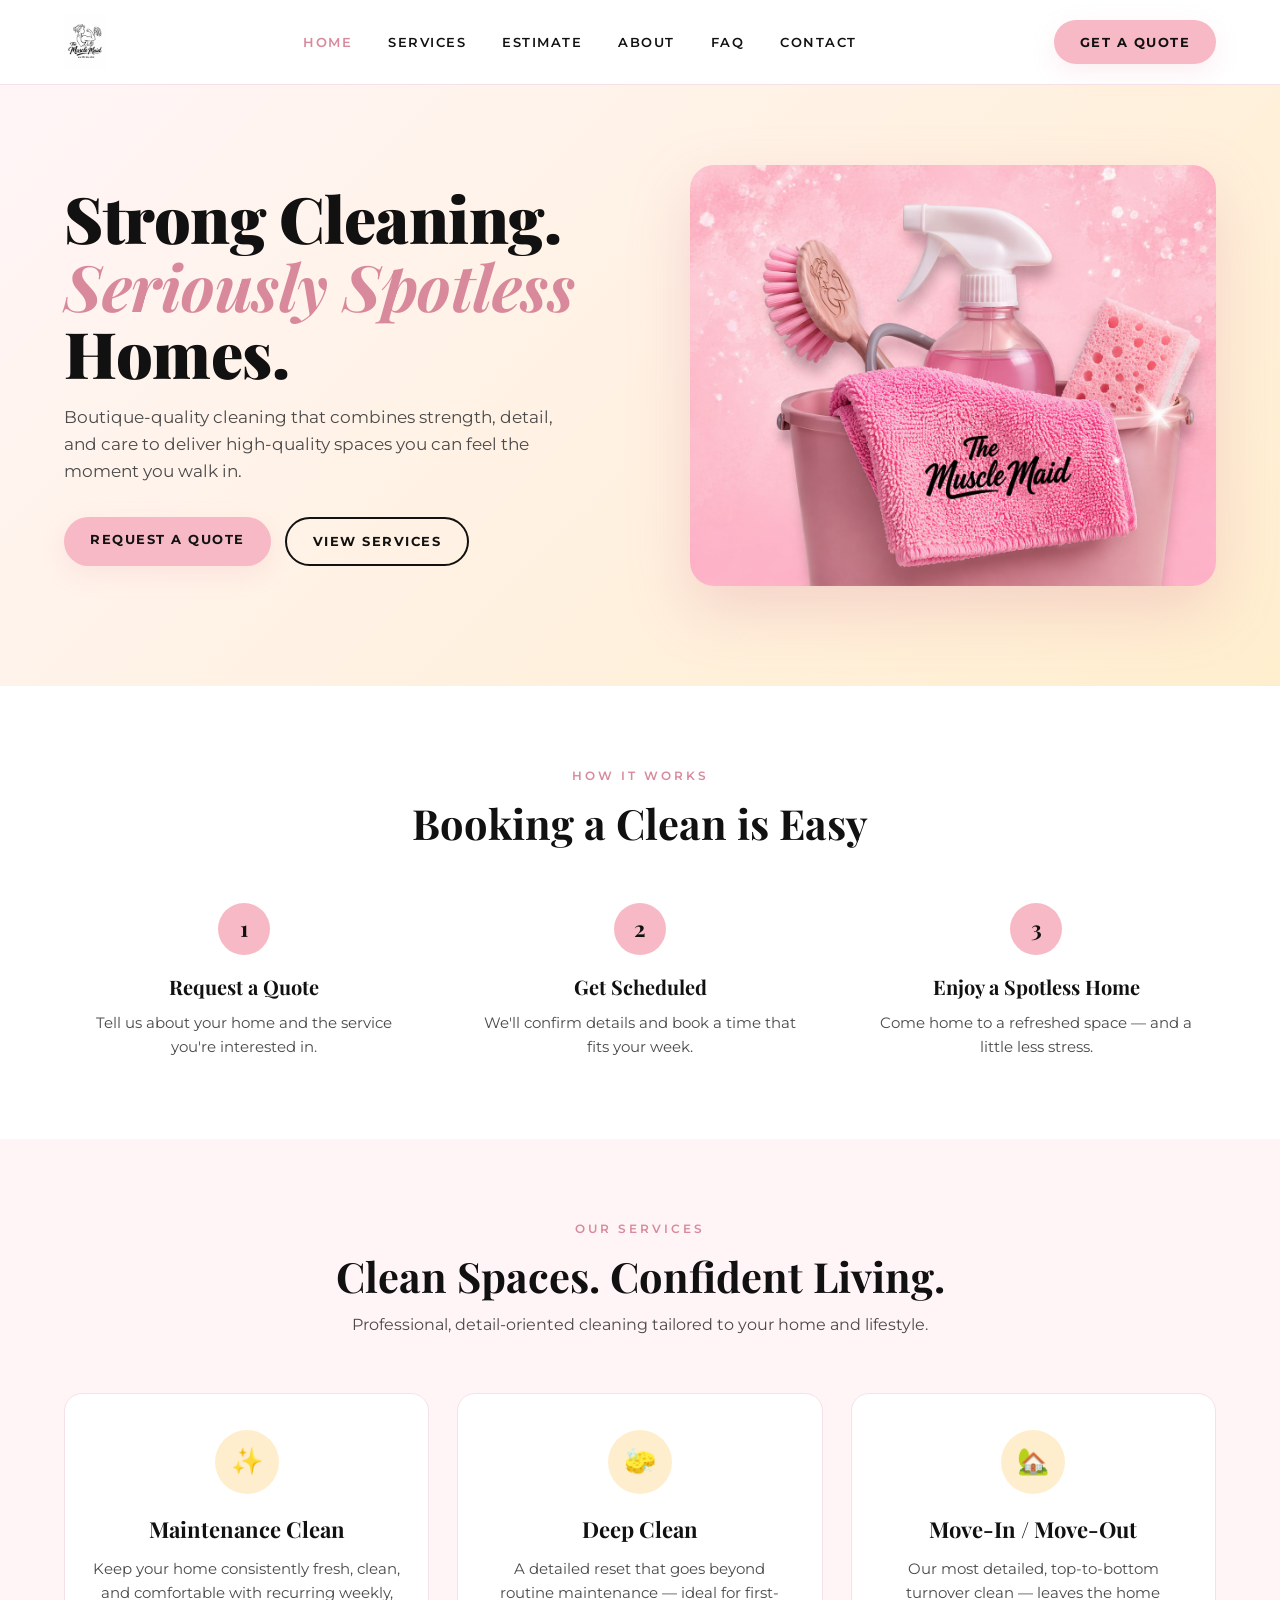
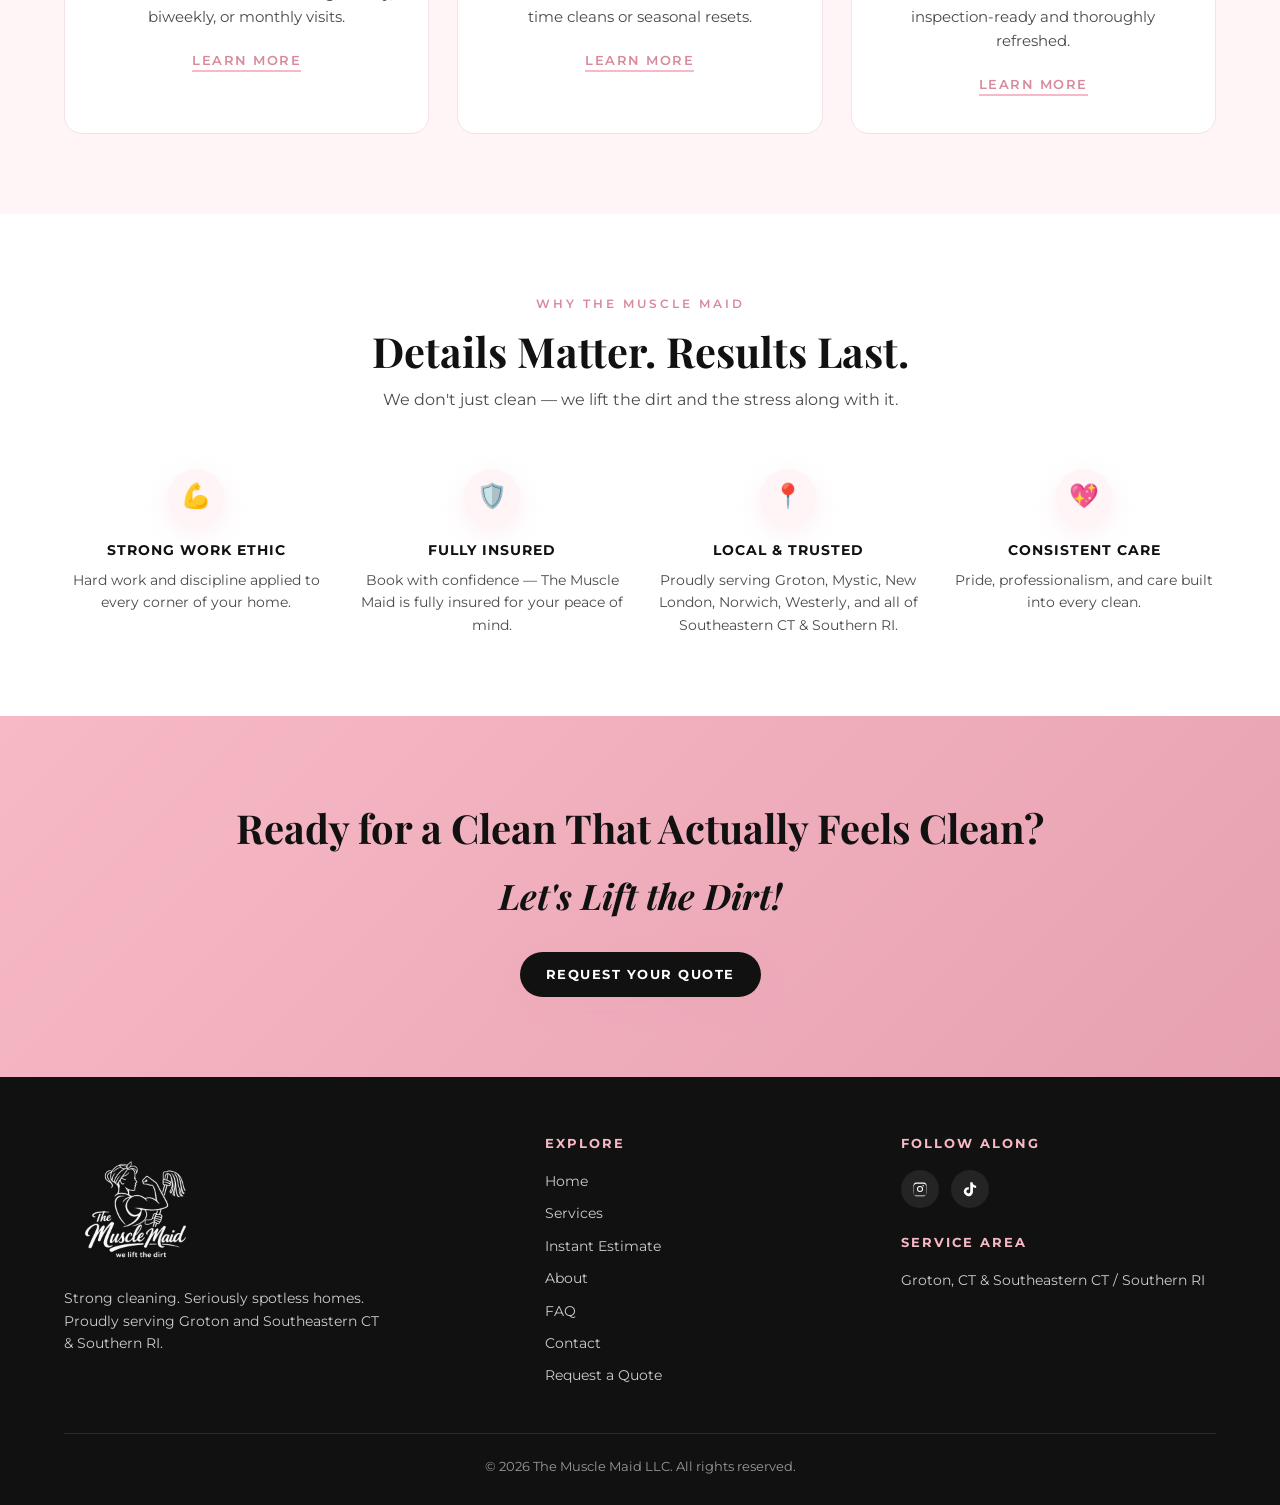
<file: index.html>
<!DOCTYPE html>
<html lang="en">
<head>
  <meta charset="UTF-8" />
  <meta name="viewport" content="width=device-width, initial-scale=1.0" />
  <title>House Cleaning in Groton, CT &amp; Southern RI | The Muscle Maid</title>
  <meta name="description" content="Professional, detail-oriented cleaning in Groton and Southeastern Connecticut & Southern Rhode Island. Deep, maintenance, move-in/out, and short term rental, Airbnb &amp; VRBO cleaning." />
  <link rel="canonical" href="https://themusclemaid.com/" />
  <!-- Link previews (Facebook, iMessage, texts, etc.) -->
  <meta property="og:type" content="website" />
  <meta property="og:site_name" content="The Muscle Maid" />
  <meta property="og:title" content="House Cleaning in Groton, CT &amp; Southern RI | The Muscle Maid" />
  <meta property="og:description" content="Professional, detail-oriented cleaning in Groton and Southeastern Connecticut & Southern Rhode Island. Deep, maintenance, move-in/out, and short term rental, Airbnb &amp; VRBO cleaning." />
  <meta property="og:url" content="https://themusclemaid.com/" />
  <meta property="og:image" content="https://themusclemaid.com/assets/og-image.jpg" />
  <meta property="og:image:width" content="1200" />
  <meta property="og:image:height" content="630" />
  <meta property="og:image:alt" content="Pink cleaning bucket with a The Muscle Maid towel, brush, spray bottle, and sponge" />
  <meta property="og:locale" content="en_US" />
  <meta name="twitter:card" content="summary_large_image" />
  <meta name="twitter:title" content="House Cleaning in Groton, CT &amp; Southern RI | The Muscle Maid" />
  <meta name="twitter:description" content="Professional, detail-oriented cleaning in Groton and Southeastern Connecticut & Southern Rhode Island. Deep, maintenance, move-in/out, and short term rental, Airbnb &amp; VRBO cleaning." />
  <meta name="twitter:image" content="https://themusclemaid.com/assets/og-image.jpg" />
  <!-- Business details for Google (local search) -->
  <script type="application/ld+json">
  {
    "@context": "https://schema.org",
    "@type": "LocalBusiness",
    "@id": "https://themusclemaid.com/#business",
    "name": "The Muscle Maid",
    "legalName": "The Muscle Maid LLC",
    "description": "Professional, detail-oriented residential cleaning in Groton and Southeastern Connecticut & Southern Rhode Island. Deep, maintenance, move-in/move-out, and short term rental (Airbnb & VRBO) cleaning.",
    "slogan": "We Lift the Dirt",
    "url": "https://themusclemaid.com/",
    "telephone": "+1-860-287-8700",
    "email": "themusclemaidllc@gmail.com",
    "logo": "https://themusclemaid.com/assets/logo-header.png",
    "image": "https://themusclemaid.com/assets/og-image.jpg",
    "priceRange": "$$",
    "openingHoursSpecification": [
      {
        "@type": "OpeningHoursSpecification",
        "dayOfWeek": [
          "Tuesday",
          "Wednesday",
          "Thursday",
          "Friday",
          "Saturday"
        ],
        "opens": "08:00",
        "closes": "16:00"
      }
    ],
    "address": {
      "@type": "PostalAddress",
      "addressLocality": "Groton",
      "addressRegion": "CT",
      "addressCountry": "US",
      "postalCode": "06340"
    },
    "areaServed": [
      {
        "@type": "AdministrativeArea",
        "name": "Southeastern Connecticut"
      },
      {
        "@type": "AdministrativeArea",
        "name": "Southern Rhode Island"
      },
      {
        "@type": "Place",
        "name": "Groton, CT"
      },
      {
        "@type": "Place",
        "name": "City of Groton, CT"
      },
      {
        "@type": "Place",
        "name": "Groton Long Point, CT"
      },
      {
        "@type": "Place",
        "name": "Noank, CT"
      },
      {
        "@type": "Place",
        "name": "Mystic, CT"
      },
      {
        "@type": "Place",
        "name": "West Mystic, CT"
      },
      {
        "@type": "Place",
        "name": "Old Mystic, CT"
      },
      {
        "@type": "Place",
        "name": "Poquonnock Bridge, CT"
      },
      {
        "@type": "Place",
        "name": "Long Hill, CT"
      },
      {
        "@type": "Place",
        "name": "Center Groton, CT"
      },
      {
        "@type": "Place",
        "name": "Burnett's Corner, CT"
      },
      {
        "@type": "Place",
        "name": "Ledyard, CT"
      },
      {
        "@type": "Place",
        "name": "Gales Ferry, CT"
      },
      {
        "@type": "Place",
        "name": "Mashantucket, CT"
      },
      {
        "@type": "Place",
        "name": "New London, CT"
      },
      {
        "@type": "Place",
        "name": "Waterford, CT"
      },
      {
        "@type": "Place",
        "name": "Quaker Hill, CT"
      },
      {
        "@type": "Place",
        "name": "Jordan Village, CT"
      },
      {
        "@type": "Place",
        "name": "Stonington, CT"
      },
      {
        "@type": "Place",
        "name": "Stonington Borough, CT"
      },
      {
        "@type": "Place",
        "name": "Pawcatuck, CT"
      },
      {
        "@type": "Place",
        "name": "Lords Point, CT"
      },
      {
        "@type": "Place",
        "name": "Wequetequock, CT"
      },
      {
        "@type": "Place",
        "name": "North Stonington, CT"
      },
      {
        "@type": "Place",
        "name": "East Lyme, CT"
      },
      {
        "@type": "Place",
        "name": "Niantic, CT"
      },
      {
        "@type": "Place",
        "name": "Flanders, CT"
      },
      {
        "@type": "Place",
        "name": "Montville, CT"
      },
      {
        "@type": "Place",
        "name": "Uncasville, CT"
      },
      {
        "@type": "Place",
        "name": "Oakdale, CT"
      },
      {
        "@type": "Place",
        "name": "Mohegan, CT"
      },
      {
        "@type": "Place",
        "name": "Norwich, CT"
      },
      {
        "@type": "Place",
        "name": "Norwichtown, CT"
      },
      {
        "@type": "Place",
        "name": "Taftville, CT"
      },
      {
        "@type": "Place",
        "name": "Yantic, CT"
      },
      {
        "@type": "Place",
        "name": "Greenville, CT"
      },
      {
        "@type": "Place",
        "name": "Occum, CT"
      },
      {
        "@type": "Place",
        "name": "Laurel Hill, CT"
      },
      {
        "@type": "Place",
        "name": "Preston, CT"
      },
      {
        "@type": "Place",
        "name": "Preston City, CT"
      },
      {
        "@type": "Place",
        "name": "Poquetanuck, CT"
      },
      {
        "@type": "Place",
        "name": "Old Lyme, CT"
      },
      {
        "@type": "Place",
        "name": "Lyme, CT"
      },
      {
        "@type": "Place",
        "name": "Salem, CT"
      },
      {
        "@type": "Place",
        "name": "Old Saybrook, CT"
      },
      {
        "@type": "Place",
        "name": "Saybrook Point, CT"
      },
      {
        "@type": "Place",
        "name": "Fenwick, CT"
      },
      {
        "@type": "Place",
        "name": "Bozrah, CT"
      },
      {
        "@type": "Place",
        "name": "Lisbon, CT"
      },
      {
        "@type": "Place",
        "name": "Griswold, CT"
      },
      {
        "@type": "Place",
        "name": "Jewett City, CT"
      },
      {
        "@type": "Place",
        "name": "Voluntown, CT"
      },
      {
        "@type": "Place",
        "name": "Westerly, RI"
      },
      {
        "@type": "Place",
        "name": "Watch Hill, RI"
      },
      {
        "@type": "Place",
        "name": "Misquamicut, RI"
      },
      {
        "@type": "Place",
        "name": "Weekapaug, RI"
      },
      {
        "@type": "Place",
        "name": "Dunn's Corners, RI"
      },
      {
        "@type": "Place",
        "name": "Bradford, RI"
      },
      {
        "@type": "Place",
        "name": "Ashaway, RI"
      },
      {
        "@type": "Place",
        "name": "Hopkinton, RI"
      },
      {
        "@type": "Place",
        "name": "Hope Valley, RI"
      },
      {
        "@type": "Place",
        "name": "Rockville, RI"
      },
      {
        "@type": "Place",
        "name": "Wood River Junction, RI"
      }
    ],
    "sameAs": [
      "https://www.instagram.com/themusclemaidllc/",
      "https://www.tiktok.com/@the.muscle.maid"
    ],
    "hasOfferCatalog": {
      "@type": "OfferCatalog",
      "name": "Cleaning Services",
      "itemListElement": [
        {
          "@type": "Offer",
          "itemOffered": {
            "@type": "Service",
            "name": "Deep Clean",
            "url": "https://themusclemaid.com/services.html#deep"
          }
        },
        {
          "@type": "Offer",
          "itemOffered": {
            "@type": "Service",
            "name": "Maintenance Clean",
            "url": "https://themusclemaid.com/services.html#standard"
          }
        },
        {
          "@type": "Offer",
          "itemOffered": {
            "@type": "Service",
            "name": "Move-In / Move-Out Clean",
            "url": "https://themusclemaid.com/services.html#move"
          }
        },
        {
          "@type": "Offer",
          "itemOffered": {
            "@type": "Service",
            "name": "Short Term Rental Cleaning (Airbnb & VRBO)",
            "url": "https://themusclemaid.com/services.html#airbnb"
          }
        }
      ]
    }
  }
  </script>
  <link rel="icon" type="image/png" sizes="32x32" href="assets/favicon-32.png?v=2" />
  <link rel="icon" type="image/png" sizes="16x16" href="assets/favicon-16.png?v=2" />
  <link rel="alternate icon" href="assets/favicon.ico?v=2" />
  <link rel="apple-touch-icon" href="assets/apple-touch-icon.png?v=2" />
  <link rel="stylesheet" href="styles.css?v=5" />
</head>
<body>

  <!-- HEADER -->
  <header class="site-header">
    <div class="header-inner">
      <a href="index.html" class="brand-logo">
        <img src="assets/logo-header.png" width="126" height="168" alt="The Muscle Maid — We Lift the Dirt" />
      </a>
      <nav class="main-nav" id="main-nav" aria-label="Main menu">
        <a href="index.html" class="active">Home</a>
        <a href="services.html">Services</a>
        <a href="estimate.html">Estimate</a>
        <a href="about.html">About</a>
        <a href="faq.html">FAQ</a>
        <a href="contact.html">Contact</a>
      </nav>
      <a class="btn btn-primary header-cta" href="estimate.html">Get a Quote</a>
      <button type="button" class="nav-toggle" aria-expanded="false" aria-controls="main-nav" aria-label="Open menu">
        <span class="nav-toggle-bars" aria-hidden="true"></span>
      </button>
    </div>
  </header>

  <!-- HERO -->
  <section class="hero">
    <div class="container hero-grid">
      <div>
        <h1>Strong Cleaning.<br /><span class="accent">Seriously Spotless</span> Homes.</h1>
        <p class="lead">Boutique-quality cleaning that combines strength, detail, and care to deliver high-quality spaces you can feel the moment you walk in.</p>
        <div class="hero-cta">
          <a class="btn btn-primary" href="estimate.html">Request a Quote</a>
          <a class="btn btn-outline" href="services.html">View Services</a>
        </div>
      </div>
      <div class="hero-image-wrap">
        <img src="assets/hero-bucket.jpg" width="1200" height="960" fetchpriority="high" alt="Pink cleaning bucket with The Muscle Maid towel, brush, spray bottle, and sponge" />
      </div>
    </div>
  </section>

  <!-- HOW IT WORKS -->
  <section>
    <div class="container">
      <div class="section-heading">
        <div class="eyebrow">How It Works</div>
        <h2>Booking a Clean is Easy</h2>
      </div>
      <div class="steps">
        <div class="step">
          <div class="num">1</div>
          <h4>Request a Quote</h4>
          <p>Tell us about your home and the service you're interested in.</p>
        </div>
        <div class="step">
          <div class="num">2</div>
          <h4>Get Scheduled</h4>
          <p>We'll confirm details and book a time that fits your week.</p>
        </div>
        <div class="step">
          <div class="num">3</div>
          <h4>Enjoy a Spotless Home</h4>
          <p>Come home to a refreshed space — and a little less stress.</p>
        </div>
      </div>
    </div>
  </section>

  <!-- SERVICE HIGHLIGHTS -->
  <section class="services-band" style="background:#FFF5F7;">
    <div class="container">
      <div class="section-heading">
        <div class="eyebrow">Our Services</div>
        <h2>Clean Spaces. Confident Living.</h2>
        <p>Professional, detail-oriented cleaning tailored to your home and lifestyle.</p>
      </div>
      <div class="service-grid">
        <div class="service-card">
          <div class="icon">✨</div>
          <h3>Maintenance Clean</h3>
          <p>Keep your home consistently fresh, clean, and comfortable with recurring weekly, biweekly, or monthly visits.</p>
          <a href="services.html#standard" class="learn">Learn More</a>
        </div>
        <div class="service-card">
          <div class="icon">🧽</div>
          <h3>Deep Clean</h3>
          <p>A detailed reset that goes beyond routine maintenance — ideal for first-time cleans or seasonal resets.</p>
          <a href="services.html#deep" class="learn">Learn More</a>
        </div>
        <div class="service-card">
          <div class="icon">🏡</div>
          <h3>Move-In / Move-Out</h3>
          <p>Our most detailed, top-to-bottom turnover clean — leaves the home inspection-ready and thoroughly refreshed.</p>
          <a href="services.html#move" class="learn">Learn More</a>
        </div>
      </div>
    </div>
  </section>

  <!-- FEATURES -->
  <section class="features">
    <div class="container">
      <div class="section-heading">
        <div class="eyebrow">Why The Muscle Maid</div>
        <h2>Details Matter. Results Last.</h2>
        <p>We don't just clean — we lift the dirt and the stress along with it.</p>
      </div>
      <div class="features-grid">
        <div class="feature">
          <div class="icon">💪</div>
          <h4>Strong Work Ethic</h4>
          <p>Hard work and discipline applied to every corner of your home.</p>
        </div>
        <div class="feature">
          <div class="icon">🛡️</div>
          <h4>Fully Insured</h4>
          <p>Book with confidence — The Muscle Maid is fully insured for your peace of mind.</p>
        </div>
        <div class="feature">
          <div class="icon">📍</div>
          <h4>Local & Trusted</h4>
          <p>Proudly serving Groton, Mystic, New London, Norwich, Westerly, and all of Southeastern CT &amp; Southern RI.</p>
        </div>
        <div class="feature">
          <div class="icon">💖</div>
          <h4>Consistent Care</h4>
          <p>Pride, professionalism, and care built into every clean.</p>
        </div>
      </div>
    </div>
  </section>

  <!-- CTA BAND -->
  <section class="cta-band">
    <h2>Ready for a Clean That Actually Feels Clean?</h2>
    <p class="script">Let's Lift the Dirt!</p>
    <a class="btn btn-primary" href="estimate.html">Request Your Quote</a>
  </section>

  <!-- FOOTER -->
  <footer class="site-footer">
    <div class="container">
      <div class="footer-grid">
        <div class="brand-block">
          <img src="assets/logo-footer.png" width="420" height="420" loading="lazy" alt="The Muscle Maid" />
          <p>Strong cleaning. Seriously spotless homes. Proudly serving Groton and Southeastern CT & Southern RI.</p>
        </div>
        <div>
          <h5>Explore</h5>
          <ul>
            <li><a href="index.html">Home</a></li>
            <li><a href="services.html">Services</a></li>
            <li><a href="estimate.html">Instant Estimate</a></li>
            <li><a href="about.html">About</a></li>
            <li><a href="faq.html">FAQ</a></li>
            <li><a href="contact.html">Contact</a></li>
            <li><a href="estimate.html">Request a Quote</a></li>
          </ul>
        </div>
        <div>
          <h5>Follow Along</h5>
          <div class="social-row">
            <a href="https://www.instagram.com/themusclemaidllc/" target="_blank" rel="noopener" aria-label="Instagram">
              <svg viewBox="0 0 24 24" xmlns="http://www.w3.org/2000/svg"><path d="M12 2.16c3.2 0 3.58.01 4.85.07 1.17.05 1.8.25 2.23.41.56.22.96.48 1.38.9.42.42.68.82.9 1.38.16.42.36 1.06.41 2.23.06 1.27.07 1.65.07 4.85s-.01 3.58-.07 4.85c-.05 1.17-.25 1.8-.41 2.23-.22.56-.48.96-.9 1.38-.42.42-.82.68-1.38.9-.42.16-1.06.36-2.23.41-1.27.06-1.65.07-4.85.07s-3.58-.01-4.85-.07c-1.17-.05-1.8-.25-2.23-.41a3.7 3.7 0 0 1-1.38-.9 3.7 3.7 0 0 1-.9-1.38c-.16-.42-.36-1.06-.41-2.23C2.17 15.58 2.16 15.2 2.16 12s.01-3.58.07-4.85c.05-1.17.25-1.8.41-2.23.22-.56.48-.96.9-1.38.42-.42.82-.68 1.38-.9.42-.16 1.06-.36 2.23-.41C8.42 2.17 8.8 2.16 12 2.16zm0 1.95c-3.14 0-3.5.01-4.74.07-1.07.05-1.65.23-2.04.38-.51.2-.88.44-1.27.83-.39.39-.63.76-.83 1.27-.15.39-.33.97-.38 2.04-.06 1.24-.07 1.6-.07 4.74s.01 3.5.07 4.74c.05 1.07.23 1.65.38 2.04.2.51.44.88.83 1.27.39.39.76.63 1.27.83.39.15.97.33 2.04.38 1.24.06 1.6.07 4.74.07s3.5-.01 4.74-.07c1.07-.05 1.65-.23 2.04-.38.51-.2.88-.44 1.27-.83.39-.39.63-.76.83-1.27.15-.39.33-.97.38-2.04.06-1.24.07-1.6.07-4.74s-.01-3.5-.07-4.74c-.05-1.07-.23-1.65-.38-2.04a3.4 3.4 0 0 0-.83-1.27 3.4 3.4 0 0 0-1.27-.83c-.39-.15-.97-.33-2.04-.38-1.24-.06-1.6-.07-4.74-.07zm0 3.32a4.57 4.57 0 1 1 0 9.14 4.57 4.57 0 0 1 0-9.14zm0 7.54a2.97 2.97 0 1 0 0-5.94 2.97 2.97 0 0 0 0 5.94zm5.83-7.72a1.07 1.07 0 1 1-2.14 0 1.07 1.07 0 0 1 2.14 0z"/></svg>
            </a>
            <a href="https://www.tiktok.com/@the.muscle.maid" target="_blank" rel="noopener" aria-label="TikTok">
              <svg viewBox="0 0 24 24" xmlns="http://www.w3.org/2000/svg"><path d="M19.59 6.69a4.83 4.83 0 0 1-3.77-4.25V2h-3.45v13.67a2.89 2.89 0 0 1-5.2 1.74 2.89 2.89 0 0 1 2.31-4.64c.28 0 .56.04.82.12V9.4a6.36 6.36 0 0 0-1-.08A6.34 6.34 0 0 0 5.6 20.93a6.34 6.34 0 0 0 10.86-4.48v-7.4a8.18 8.18 0 0 0 4.77 1.52V7.13a4.85 4.85 0 0 1-1.64-.44z"/></svg>
            </a>
          </div>
          <h5 style="margin-top:24px">Service Area</h5>
          <ul><li><a href="contact.html#service-area">Groton, CT &amp; Southeastern CT / Southern RI</a></li></ul>
        </div>
      </div>
      <div class="footer-bottom">© 2026 The Muscle Maid LLC. All rights reserved.</div>
    </div>
  </footer>

  <script src="nav.js" defer></script>
</body>
</html>
</file>
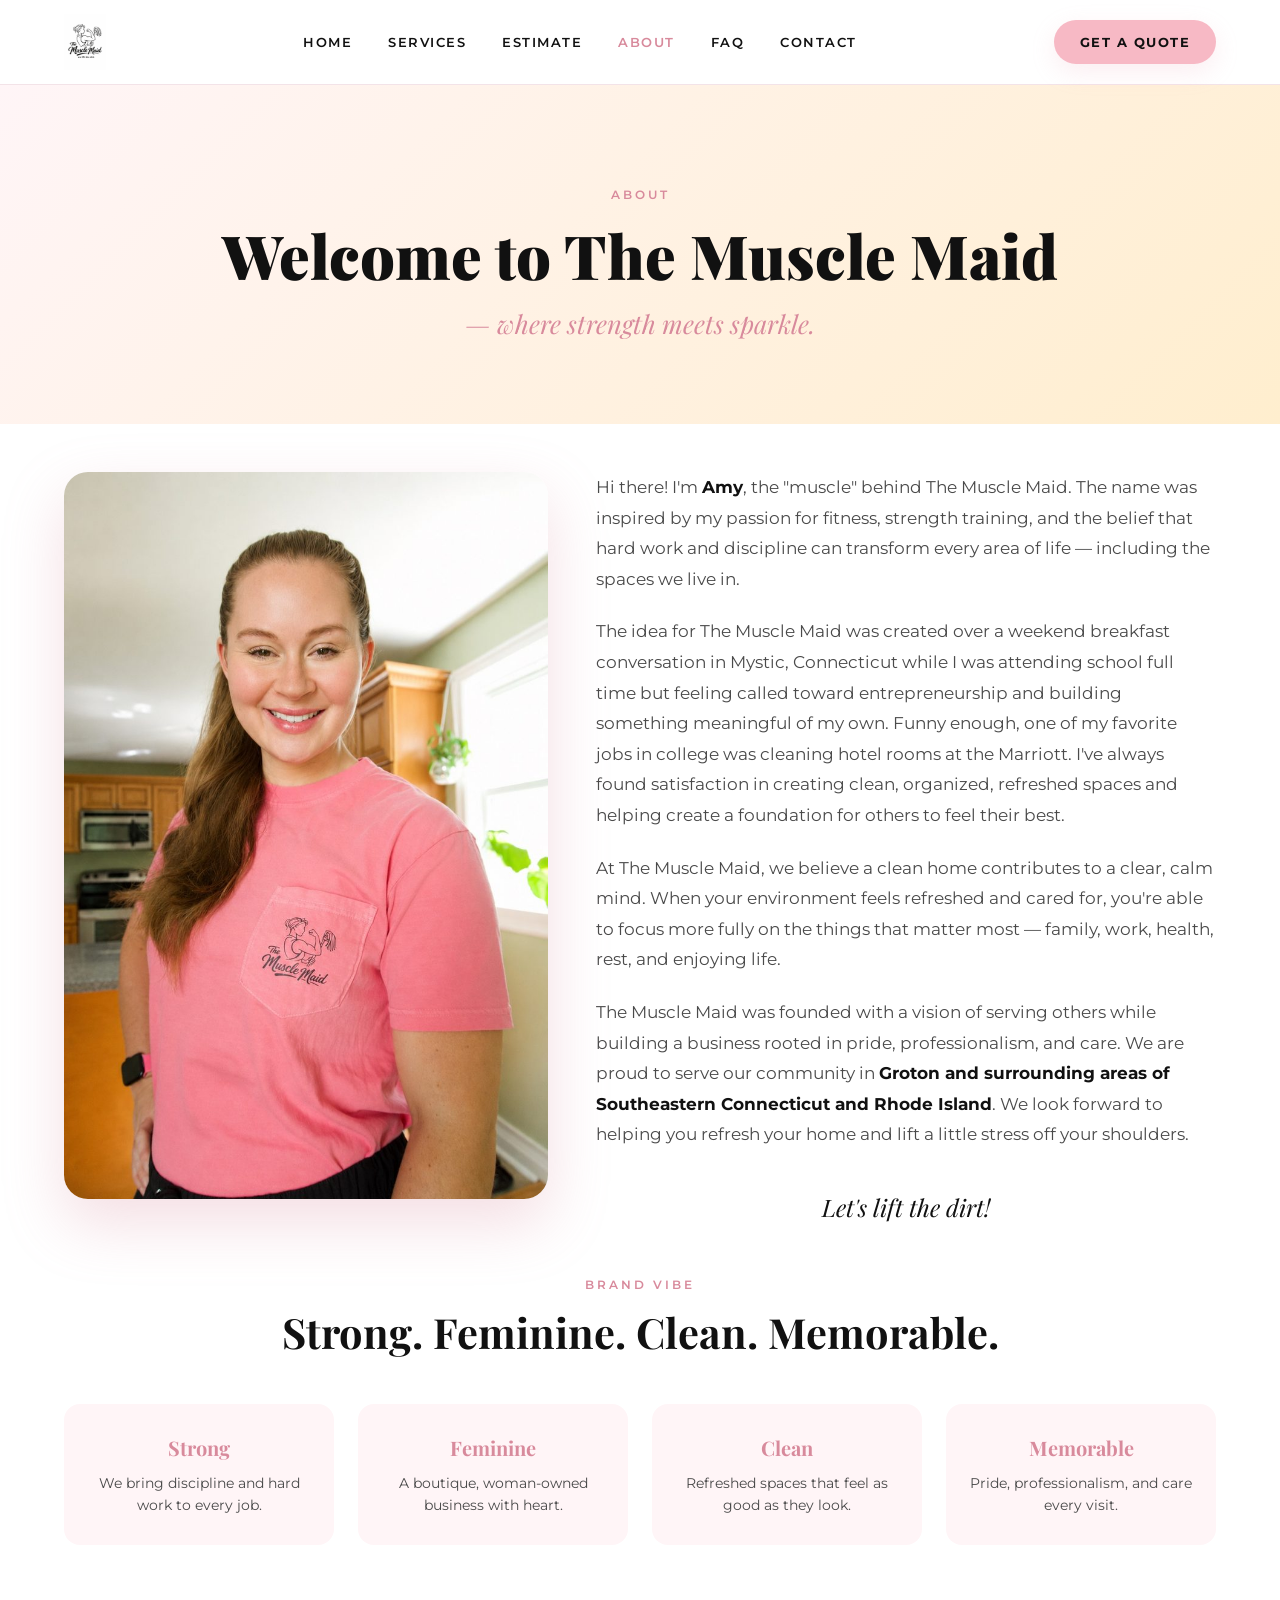
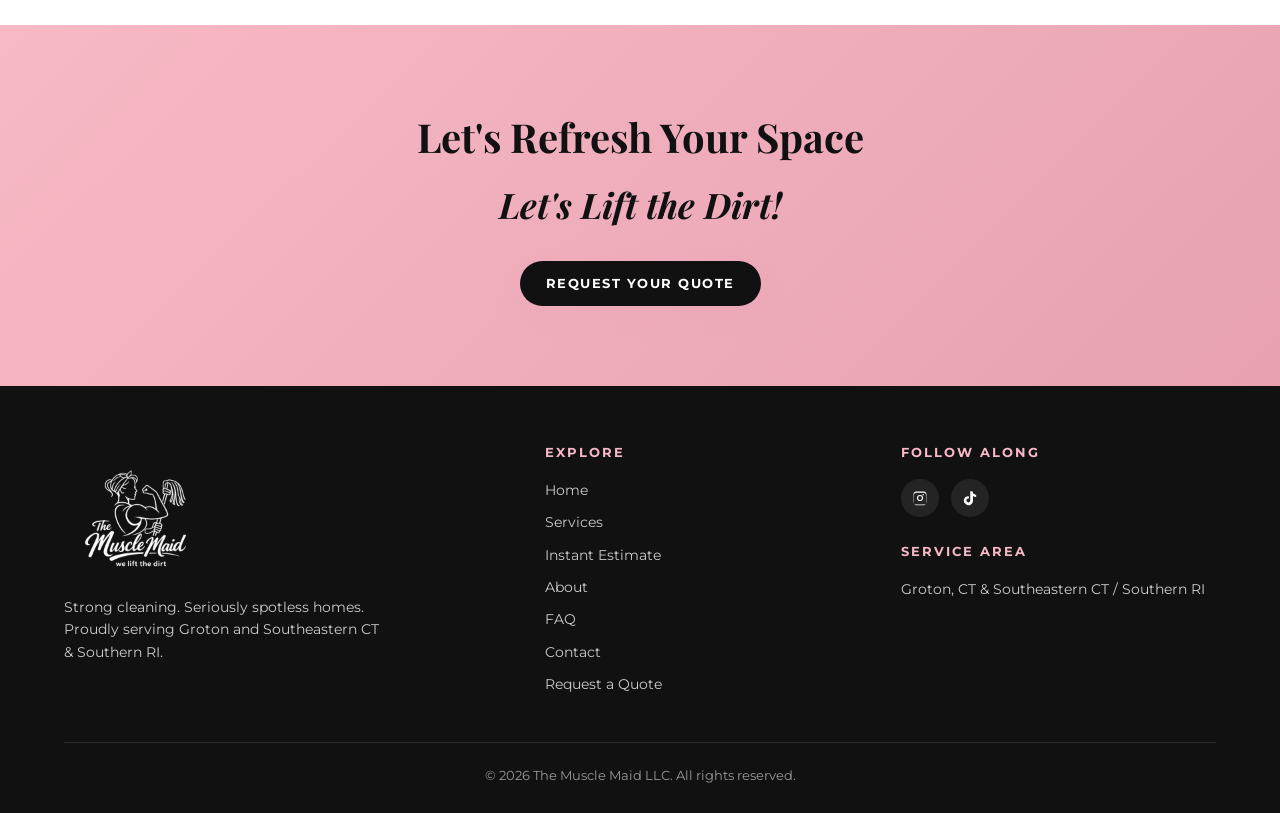
<file: about.html>
<!DOCTYPE html>
<html lang="en">
<head>
  <meta charset="UTF-8" />
  <meta name="viewport" content="width=device-width, initial-scale=1.0" />
  <title>About Amy | Groton, CT House Cleaner | The Muscle Maid</title>
  <meta name="description" content="Meet Amy, the muscle behind The Muscle Maid — a Southeastern Connecticut cleaning business rooted in pride, professionalism, and care." />
  <link rel="canonical" href="https://themusclemaid.com/about.html" />
  <!-- Link previews (Facebook, iMessage, texts, etc.) -->
  <meta property="og:type" content="website" />
  <meta property="og:site_name" content="The Muscle Maid" />
  <meta property="og:title" content="About Amy | Groton, CT House Cleaner | The Muscle Maid" />
  <meta property="og:description" content="Meet Amy, the muscle behind The Muscle Maid — a Southeastern Connecticut cleaning business rooted in pride, professionalism, and care." />
  <meta property="og:url" content="https://themusclemaid.com/about.html" />
  <meta property="og:image" content="https://themusclemaid.com/assets/og-image.jpg" />
  <meta property="og:image:width" content="1200" />
  <meta property="og:image:height" content="630" />
  <meta property="og:image:alt" content="Pink cleaning bucket with a The Muscle Maid towel, brush, spray bottle, and sponge" />
  <meta property="og:locale" content="en_US" />
  <meta name="twitter:card" content="summary_large_image" />
  <meta name="twitter:title" content="About Amy | Groton, CT House Cleaner | The Muscle Maid" />
  <meta name="twitter:description" content="Meet Amy, the muscle behind The Muscle Maid — a Southeastern Connecticut cleaning business rooted in pride, professionalism, and care." />
  <meta name="twitter:image" content="https://themusclemaid.com/assets/og-image.jpg" />
  <link rel="icon" type="image/png" sizes="32x32" href="assets/favicon-32.png?v=2" />
  <link rel="icon" type="image/png" sizes="16x16" href="assets/favicon-16.png?v=2" />
  <link rel="alternate icon" href="assets/favicon.ico?v=2" />
  <link rel="apple-touch-icon" href="assets/apple-touch-icon.png?v=2" />
  <link rel="stylesheet" href="styles.css?v=5" />
</head>
<body>

  <!-- HEADER -->
  <header class="site-header">
    <div class="header-inner">
      <a href="index.html" class="brand-logo">
        <img src="assets/logo-header.png" width="126" height="168" alt="The Muscle Maid — We Lift the Dirt" />
      </a>
      <nav class="main-nav" id="main-nav" aria-label="Main menu">
        <a href="index.html">Home</a>
        <a href="services.html">Services</a>
        <a href="estimate.html">Estimate</a>
        <a href="about.html" class="active">About</a>
        <a href="faq.html">FAQ</a>
        <a href="contact.html">Contact</a>
      </nav>
      <a class="btn btn-primary header-cta" href="estimate.html">Get a Quote</a>
      <button type="button" class="nav-toggle" aria-expanded="false" aria-controls="main-nav" aria-label="Open menu">
        <span class="nav-toggle-bars" aria-hidden="true"></span>
      </button>
    </div>
  </header>

  <!-- ABOUT HERO -->
  <section class="about-hero">
    <div class="container">
      <div class="hero-eyebrow">About</div>
      <h1>Welcome to The Muscle Maid</h1>
      <p class="tagline">— where strength meets sparkle.</p>
    </div>
  </section>

  <!-- STORY -->
  <section style="padding-top:48px">
    <div class="container">
      <div class="about-row">
      <div class="about-content">
        <p>Hi there! I'm <strong>Amy</strong>, the "muscle" behind The Muscle Maid. The name was inspired by my passion for fitness, strength training, and the belief that hard work and discipline can transform every area of life — including the spaces we live in.</p>

        <p>The idea for The Muscle Maid was created over a weekend breakfast conversation in Mystic, Connecticut while I was attending school full time but feeling called toward entrepreneurship and building something meaningful of my own. Funny enough, one of my favorite jobs in college was cleaning hotel rooms at the Marriott. I've always found satisfaction in creating clean, organized, refreshed spaces and helping create a foundation for others to feel their best.</p>

        <p>At The Muscle Maid, we believe a clean home contributes to a clear, calm mind. When your environment feels refreshed and cared for, you're able to focus more fully on the things that matter most — family, work, health, rest, and enjoying life.</p>

        <p>The Muscle Maid was founded with a vision of serving others while building a business rooted in pride, professionalism, and care. We are proud to serve our community in <strong>Groton and surrounding areas of Southeastern Connecticut and Rhode Island</strong>. We look forward to helping you refresh your home and lift a little stress off your shoulders.</p>

        <p class="signoff">Let's lift the dirt!</p>
      </div>

      <div class="about-image">
        <img src="assets/amy-headshot.jpg" width="800" height="1202" alt="Amy, founder of The Muscle Maid, wearing a pink Muscle Maid t-shirt" />
      </div>
      </div>

      <!-- BRAND VIBE / VALUES -->
      <div class="section-heading" style="margin-bottom:24px">
        <div class="eyebrow">Brand Vibe</div>
        <h2>Strong. Feminine. Clean. Memorable.</h2>
      </div>
      <div class="values-grid">
        <div class="value-card">
          <h4>Strong</h4>
          <p>We bring discipline and hard work to every job.</p>
        </div>
        <div class="value-card">
          <h4>Feminine</h4>
          <p>A boutique, woman-owned business with heart.</p>
        </div>
        <div class="value-card">
          <h4>Clean</h4>
          <p>Refreshed spaces that feel as good as they look.</p>
        </div>
        <div class="value-card">
          <h4>Memorable</h4>
          <p>Pride, professionalism, and care every visit.</p>
        </div>
      </div>
    </div>
  </section>

  <!-- CTA BAND -->
  <section class="cta-band">
    <h2>Let's Refresh Your Space</h2>
    <p class="script">Let's Lift the Dirt!</p>
    <a class="btn btn-primary" href="estimate.html">Request Your Quote</a>
  </section>

  <!-- FOOTER -->
  <footer class="site-footer">
    <div class="container">
      <div class="footer-grid">
        <div class="brand-block">
          <img src="assets/logo-footer.png" width="420" height="420" loading="lazy" alt="The Muscle Maid" />
          <p>Strong cleaning. Seriously spotless homes. Proudly serving Groton and Southeastern CT & Southern RI.</p>
        </div>
        <div>
          <h5>Explore</h5>
          <ul>
            <li><a href="index.html">Home</a></li>
            <li><a href="services.html">Services</a></li>
            <li><a href="estimate.html">Instant Estimate</a></li>
            <li><a href="about.html">About</a></li>
            <li><a href="faq.html">FAQ</a></li>
            <li><a href="contact.html">Contact</a></li>
            <li><a href="estimate.html">Request a Quote</a></li>
          </ul>
        </div>
        <div>
          <h5>Follow Along</h5>
          <div class="social-row">
            <a href="https://www.instagram.com/themusclemaidllc/" target="_blank" rel="noopener" aria-label="Instagram">
              <svg viewBox="0 0 24 24" xmlns="http://www.w3.org/2000/svg"><path d="M12 2.16c3.2 0 3.58.01 4.85.07 1.17.05 1.8.25 2.23.41.56.22.96.48 1.38.9.42.42.68.82.9 1.38.16.42.36 1.06.41 2.23.06 1.27.07 1.65.07 4.85s-.01 3.58-.07 4.85c-.05 1.17-.25 1.8-.41 2.23-.22.56-.48.96-.9 1.38-.42.42-.82.68-1.38.9-.42.16-1.06.36-2.23.41-1.27.06-1.65.07-4.85.07s-3.58-.01-4.85-.07c-1.17-.05-1.8-.25-2.23-.41a3.7 3.7 0 0 1-1.38-.9 3.7 3.7 0 0 1-.9-1.38c-.16-.42-.36-1.06-.41-2.23C2.17 15.58 2.16 15.2 2.16 12s.01-3.58.07-4.85c.05-1.17.25-1.8.41-2.23.22-.56.48-.96.9-1.38.42-.42.82-.68 1.38-.9.42-.16 1.06-.36 2.23-.41C8.42 2.17 8.8 2.16 12 2.16zm0 1.95c-3.14 0-3.5.01-4.74.07-1.07.05-1.65.23-2.04.38-.51.2-.88.44-1.27.83-.39.39-.63.76-.83 1.27-.15.39-.33.97-.38 2.04-.06 1.24-.07 1.6-.07 4.74s.01 3.5.07 4.74c.05 1.07.23 1.65.38 2.04.2.51.44.88.83 1.27.39.39.76.63 1.27.83.39.15.97.33 2.04.38 1.24.06 1.6.07 4.74.07s3.5-.01 4.74-.07c1.07-.05 1.65-.23 2.04-.38.51-.2.88-.44 1.27-.83.39-.39.63-.76.83-1.27.15-.39.33-.97.38-2.04.06-1.24.07-1.6.07-4.74s-.01-3.5-.07-4.74c-.05-1.07-.23-1.65-.38-2.04a3.4 3.4 0 0 0-.83-1.27 3.4 3.4 0 0 0-1.27-.83c-.39-.15-.97-.33-2.04-.38-1.24-.06-1.6-.07-4.74-.07zm0 3.32a4.57 4.57 0 1 1 0 9.14 4.57 4.57 0 0 1 0-9.14zm0 7.54a2.97 2.97 0 1 0 0-5.94 2.97 2.97 0 0 0 0 5.94zm5.83-7.72a1.07 1.07 0 1 1-2.14 0 1.07 1.07 0 0 1 2.14 0z"/></svg>
            </a>
            <a href="https://www.tiktok.com/@the.muscle.maid" target="_blank" rel="noopener" aria-label="TikTok">
              <svg viewBox="0 0 24 24" xmlns="http://www.w3.org/2000/svg"><path d="M19.59 6.69a4.83 4.83 0 0 1-3.77-4.25V2h-3.45v13.67a2.89 2.89 0 0 1-5.2 1.74 2.89 2.89 0 0 1 2.31-4.64c.28 0 .56.04.82.12V9.4a6.36 6.36 0 0 0-1-.08A6.34 6.34 0 0 0 5.6 20.93a6.34 6.34 0 0 0 10.86-4.48v-7.4a8.18 8.18 0 0 0 4.77 1.52V7.13a4.85 4.85 0 0 1-1.64-.44z"/></svg>
            </a>
          </div>
          <h5 style="margin-top:24px">Service Area</h5>
          <ul><li><a href="contact.html#service-area">Groton, CT &amp; Southeastern CT / Southern RI</a></li></ul>
        </div>
      </div>
      <div class="footer-bottom">© 2026 The Muscle Maid LLC. All rights reserved.</div>
    </div>
  </footer>

  <script src="nav.js" defer></script>
</body>
</html>
</file>
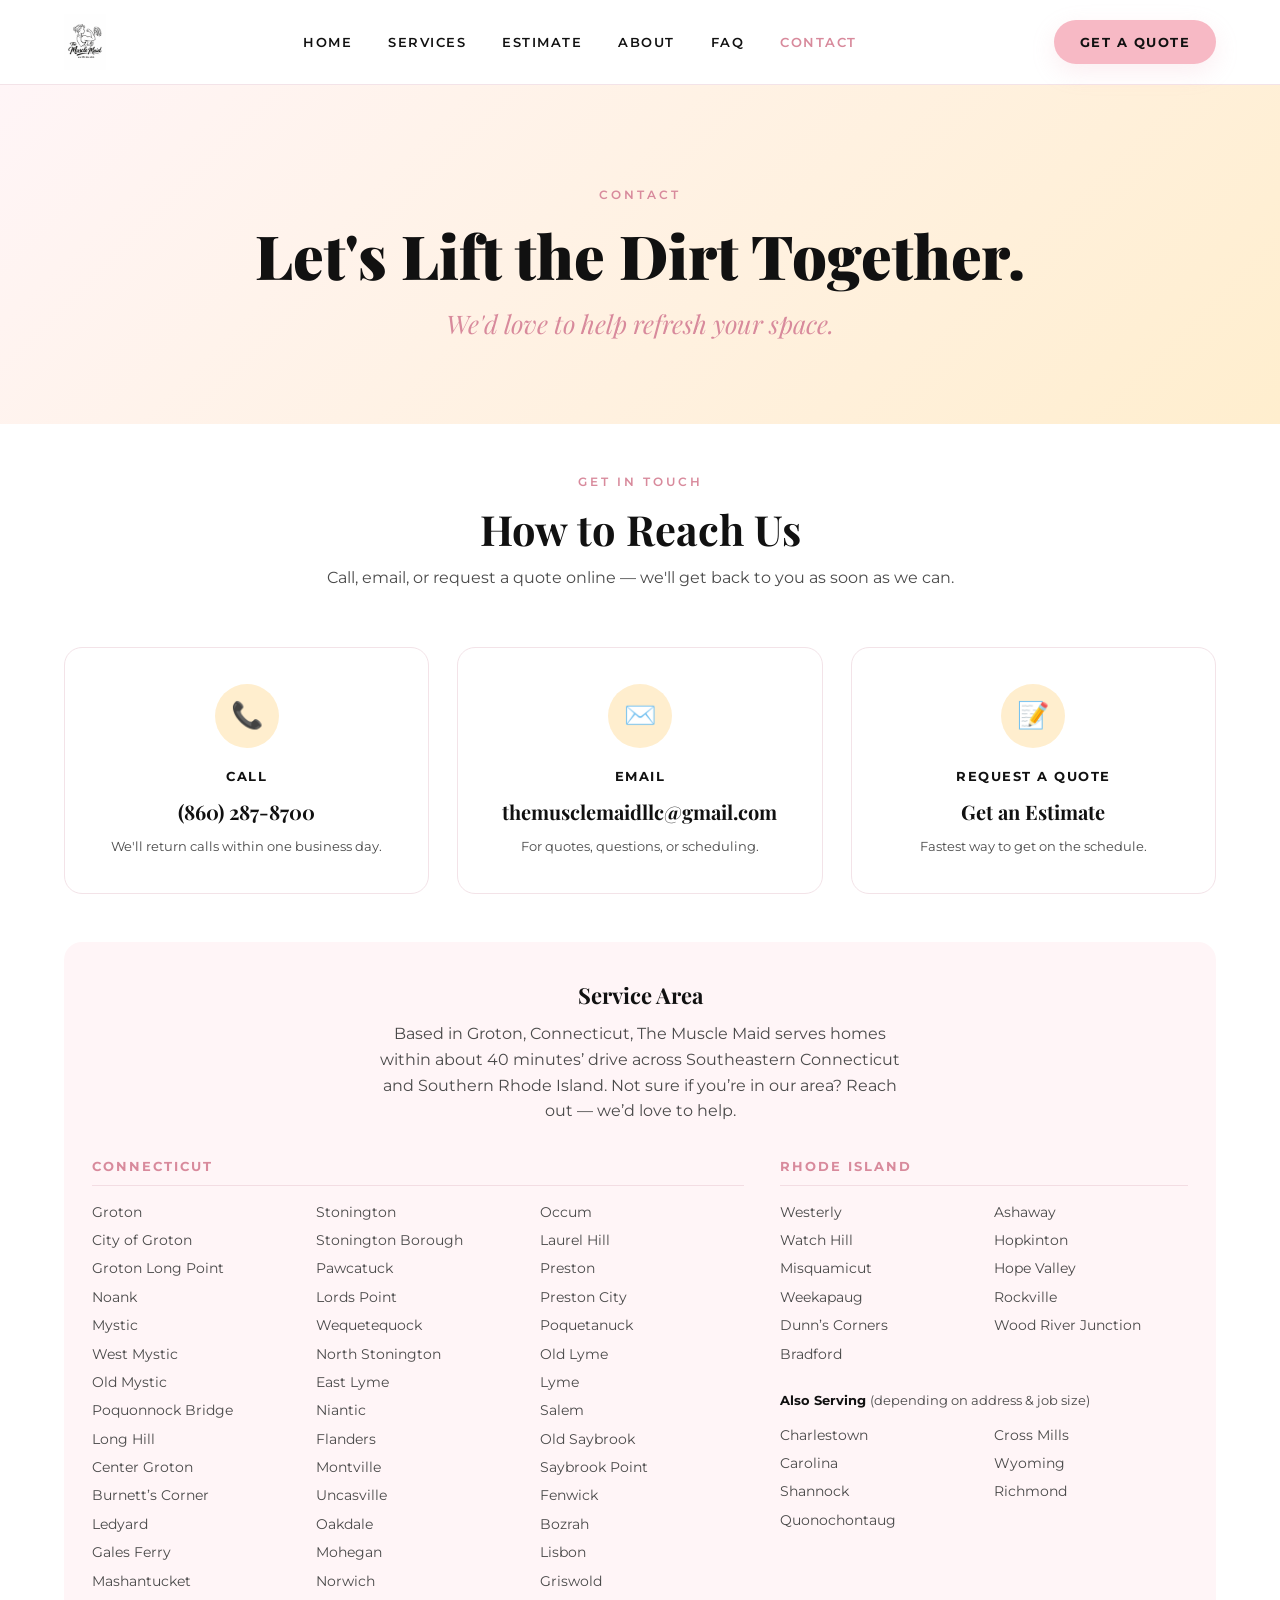
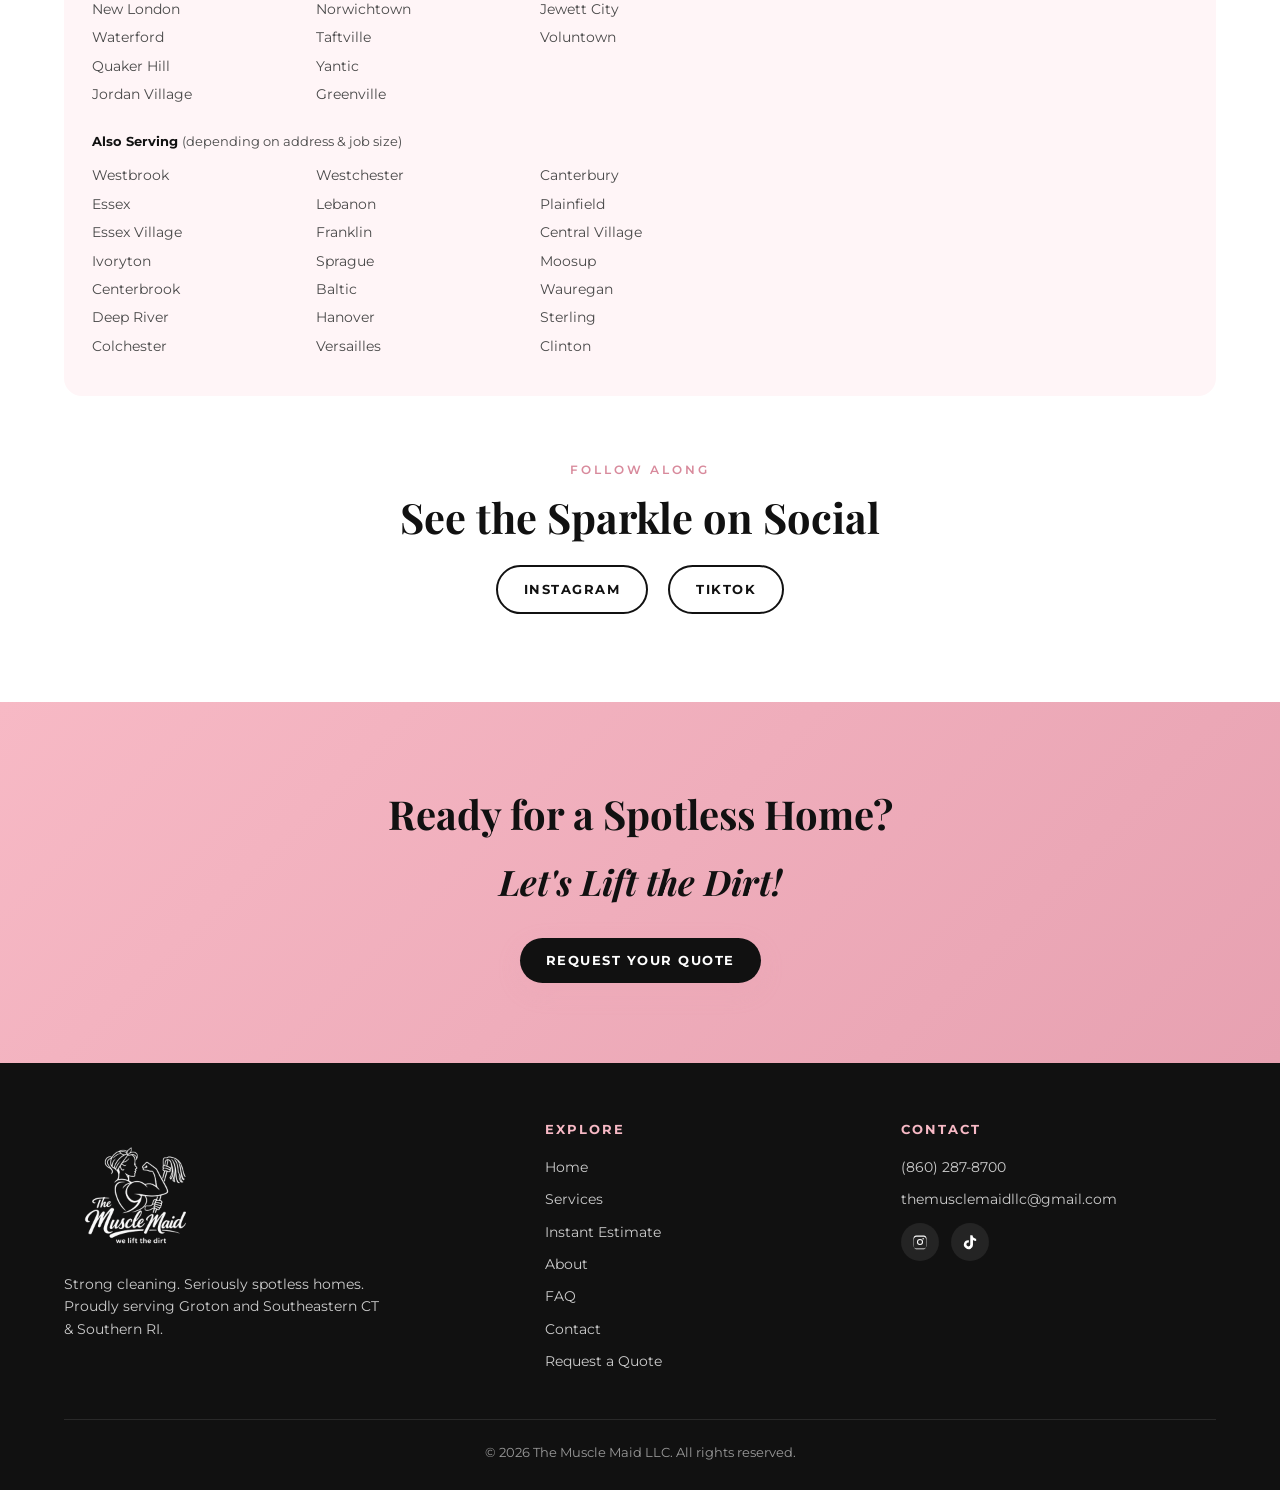
<file: contact.html>
<!DOCTYPE html>
<html lang="en">
<head>
  <meta charset="UTF-8" />
  <meta name="viewport" content="width=device-width, initial-scale=1.0" />
  <title>Contact &amp; Service Area | The Muscle Maid | Southeastern CT</title>
  <meta name="description" content="Get in touch with The Muscle Maid — call, email, or request a quote for cleaning service in Groton and Southeastern CT & RI." />
  <link rel="canonical" href="https://themusclemaid.com/contact.html" />
  <!-- Link previews (Facebook, iMessage, texts, etc.) -->
  <meta property="og:type" content="website" />
  <meta property="og:site_name" content="The Muscle Maid" />
  <meta property="og:title" content="Contact &amp; Service Area | The Muscle Maid | Southeastern CT" />
  <meta property="og:description" content="Get in touch with The Muscle Maid — call, email, or request a quote for cleaning service in Groton and Southeastern CT & RI." />
  <meta property="og:url" content="https://themusclemaid.com/contact.html" />
  <meta property="og:image" content="https://themusclemaid.com/assets/og-image.jpg" />
  <meta property="og:image:width" content="1200" />
  <meta property="og:image:height" content="630" />
  <meta property="og:image:alt" content="Pink cleaning bucket with a The Muscle Maid towel, brush, spray bottle, and sponge" />
  <meta property="og:locale" content="en_US" />
  <meta name="twitter:card" content="summary_large_image" />
  <meta name="twitter:title" content="Contact &amp; Service Area | The Muscle Maid | Southeastern CT" />
  <meta name="twitter:description" content="Get in touch with The Muscle Maid — call, email, or request a quote for cleaning service in Groton and Southeastern CT & RI." />
  <meta name="twitter:image" content="https://themusclemaid.com/assets/og-image.jpg" />
  <link rel="icon" type="image/png" sizes="32x32" href="assets/favicon-32.png?v=2" />
  <link rel="icon" type="image/png" sizes="16x16" href="assets/favicon-16.png?v=2" />
  <link rel="alternate icon" href="assets/favicon.ico?v=2" />
  <link rel="apple-touch-icon" href="assets/apple-touch-icon.png?v=2" />
  <link rel="stylesheet" href="styles.css?v=5" />
  <style>
    /* Contact-page specific styles */
    .contact-grid {
      display: grid;
      grid-template-columns: repeat(3, 1fr);
      gap: 28px;
      margin-top: 16px;
    }
    .contact-card {
      background: var(--clean-white);
      border: 1px solid #f3e3e8;
      border-radius: 18px;
      padding: 36px 24px;
      text-align: center;
      transition: transform 0.2s, box-shadow 0.2s;
    }
    .contact-card:hover {
      transform: translateY(-4px);
      box-shadow: var(--shadow-soft);
    }
    .contact-card .icon {
      width: 64px;
      height: 64px;
      margin: 0 auto 18px;
      background: var(--soft-blush);
      border-radius: 50%;
      display: flex;
      align-items: center;
      justify-content: center;
      font-size: 26px;
    }
    .contact-card h3 {
      font-family: 'Montserrat', sans-serif;
      font-weight: 700;
      font-size: 13px;
      letter-spacing: 1.5px;
      text-transform: uppercase;
      margin-bottom: 10px;
    }
    .contact-card a.detail {
      font-family: 'Playfair Display', serif;
      font-weight: 700;
      font-size: 20px;
      color: var(--clean-black);
      word-break: break-word;
    }
    .contact-card a.detail:hover { color: var(--rose-deep); }
    .contact-card p.small {
      color: var(--text-muted);
      font-size: 13px;
      margin-top: 8px;
    }
    .area-block {
      background: var(--bg-light-pink);
      border-radius: 18px;
      padding: 36px 28px;
      margin-top: 48px;
      text-align: center;
    }
    .area-block h4 {
      font-family: 'Playfair Display', serif;
      font-weight: 700;
      font-size: 22px;
      margin-bottom: 8px;
    }
    .area-block p { color: var(--text-muted); max-width: 540px; margin: 0 auto; }
    .area-cols {
      display: grid; grid-template-columns: 1.6fr 1fr; gap: 36px;
      margin-top: 32px; text-align: left;
    }
    .area-col h5 {
      font-family: 'Montserrat', sans-serif; font-weight: 700; font-size: 13px;
      letter-spacing: 2px; text-transform: uppercase; color: var(--rose-deep);
      margin-bottom: 12px; padding-bottom: 8px; border-bottom: 1px solid #f3dde3;
    }
    .area-col h6 {
      font-family: 'Montserrat', sans-serif; font-weight: 700; font-size: 13px;
      margin: 22px 0 10px; color: var(--clean-black);
    }
    .area-col h6 span { font-weight: 400; color: var(--text-muted); }
    .town-list {
      list-style: none; padding: 0; margin: 0;
      columns: 3 150px; column-gap: 20px;
    }
    .area-col:last-child .town-list { columns: 2 140px; }
    .town-list li { font-size: 14px; color: var(--text-muted); padding: 3px 0; break-inside: avoid; }

    @media (max-width: 900px) {
      .contact-grid { grid-template-columns: 1fr; }
      .area-cols { grid-template-columns: 1fr; gap: 32px; }
      .area-block { padding: 32px 20px; }
      .town-list, .area-col:last-child .town-list { columns: 2; }
    }
  </style>
</head>
<body>

  <!-- HEADER -->
  <header class="site-header">
    <div class="header-inner">
      <a href="index.html" class="brand-logo">
        <img src="assets/logo-header.png" width="126" height="168" alt="The Muscle Maid — We Lift the Dirt" />
      </a>
      <nav class="main-nav" id="main-nav" aria-label="Main menu">
        <a href="index.html">Home</a>
        <a href="services.html">Services</a>
        <a href="estimate.html">Estimate</a>
        <a href="about.html">About</a>
        <a href="faq.html">FAQ</a>
        <a href="contact.html" class="active">Contact</a>
      </nav>
      <a class="btn btn-primary header-cta" href="estimate.html">Get a Quote</a>
      <button type="button" class="nav-toggle" aria-expanded="false" aria-controls="main-nav" aria-label="Open menu">
        <span class="nav-toggle-bars" aria-hidden="true"></span>
      </button>
    </div>
  </header>

  <!-- HERO -->
  <section class="about-hero">
    <div class="container">
      <div class="hero-eyebrow">Contact</div>
      <h1>Let's Lift the Dirt Together.</h1>
      <p class="tagline">We'd love to help refresh your space.</p>
    </div>
  </section>

  <!-- CONTACT CARDS -->
  <section style="padding-top:48px">
    <div class="container">
      <div class="section-heading">
        <div class="eyebrow">Get in Touch</div>
        <h2>How to Reach Us</h2>
        <p>Call, email, or request a quote online — we'll get back to you as soon as we can.</p>
      </div>

      <div class="contact-grid">
        <div class="contact-card">
          <div class="icon">📞</div>
          <h3>Call</h3>
          <a class="detail" href="tel:+18602878700">(860) 287-8700</a>
          <p class="small">We'll return calls within one business day.</p>
        </div>

        <div class="contact-card">
          <div class="icon">✉️</div>
          <h3>Email</h3>
          <a class="detail" href="mailto:themusclemaidllc@gmail.com">themusclemaidllc@gmail.com</a>
          <p class="small">For quotes, questions, or scheduling.</p>
        </div>

        <div class="contact-card">
          <div class="icon">📝</div>
          <h3>Request a Quote</h3>
          <a class="detail" href="estimate.html">Get an Estimate</a>
          <p class="small">Fastest way to get on the schedule.</p>
        </div>
      </div>

      <div class="area-block" id="service-area">
        <h4>Service Area</h4>
        <p>Based in Groton, Connecticut, The Muscle Maid serves homes within about 40 minutes&rsquo; drive across Southeastern Connecticut and Southern Rhode Island. Not sure if you&rsquo;re in our area? Reach out &mdash; we&rsquo;d love to help.</p>

        <div class="area-cols">
          <div class="area-col">
            <h5>Connecticut</h5>
            <ul class="town-list"><li>Groton</li><li>City of Groton</li><li>Groton Long Point</li><li>Noank</li><li>Mystic</li><li>West Mystic</li><li>Old Mystic</li><li>Poquonnock Bridge</li><li>Long Hill</li><li>Center Groton</li><li>Burnett&rsquo;s Corner</li><li>Ledyard</li><li>Gales Ferry</li><li>Mashantucket</li><li>New London</li><li>Waterford</li><li>Quaker Hill</li><li>Jordan Village</li><li>Stonington</li><li>Stonington Borough</li><li>Pawcatuck</li><li>Lords Point</li><li>Wequetequock</li><li>North Stonington</li><li>East Lyme</li><li>Niantic</li><li>Flanders</li><li>Montville</li><li>Uncasville</li><li>Oakdale</li><li>Mohegan</li><li>Norwich</li><li>Norwichtown</li><li>Taftville</li><li>Yantic</li><li>Greenville</li><li>Occum</li><li>Laurel Hill</li><li>Preston</li><li>Preston City</li><li>Poquetanuck</li><li>Old Lyme</li><li>Lyme</li><li>Salem</li><li>Old Saybrook</li><li>Saybrook Point</li><li>Fenwick</li><li>Bozrah</li><li>Lisbon</li><li>Griswold</li><li>Jewett City</li><li>Voluntown</li></ul>
            <h6>Also Serving <span>(depending on address &amp; job size)</span></h6>
            <ul class="town-list"><li>Westbrook</li><li>Essex</li><li>Essex Village</li><li>Ivoryton</li><li>Centerbrook</li><li>Deep River</li><li>Colchester</li><li>Westchester</li><li>Lebanon</li><li>Franklin</li><li>Sprague</li><li>Baltic</li><li>Hanover</li><li>Versailles</li><li>Canterbury</li><li>Plainfield</li><li>Central Village</li><li>Moosup</li><li>Wauregan</li><li>Sterling</li><li>Clinton</li></ul>
          </div>
          <div class="area-col">
            <h5>Rhode Island</h5>
            <ul class="town-list"><li>Westerly</li><li>Watch Hill</li><li>Misquamicut</li><li>Weekapaug</li><li>Dunn&rsquo;s Corners</li><li>Bradford</li><li>Ashaway</li><li>Hopkinton</li><li>Hope Valley</li><li>Rockville</li><li>Wood River Junction</li></ul>
            <h6>Also Serving <span>(depending on address &amp; job size)</span></h6>
            <ul class="town-list"><li>Charlestown</li><li>Carolina</li><li>Shannock</li><li>Quonochontaug</li><li>Cross Mills</li><li>Wyoming</li><li>Richmond</li></ul>
          </div>
        </div>
      </div>

      <div class="section-heading" style="margin-top:64px; margin-bottom:24px">
        <div class="eyebrow">Follow Along</div>
        <h2>See the Sparkle on Social</h2>
      </div>
      <div style="text-align:center">
        <a class="btn btn-outline" href="https://www.instagram.com/themusclemaidllc/" target="_blank" rel="noopener" style="margin:0 8px 8px">Instagram</a>
        <a class="btn btn-outline" href="https://www.tiktok.com/@the.muscle.maid" target="_blank" rel="noopener" style="margin:0 8px 8px">TikTok</a>
      </div>
    </div>
  </section>

  <!-- CTA BAND -->
  <section class="cta-band">
    <h2>Ready for a Spotless Home?</h2>
    <p class="script">Let's Lift the Dirt!</p>
    <a class="btn btn-primary" href="estimate.html">Request Your Quote</a>
  </section>

  <!-- FOOTER -->
  <footer class="site-footer">
    <div class="container">
      <div class="footer-grid">
        <div class="brand-block">
          <img src="assets/logo-footer.png" width="420" height="420" loading="lazy" alt="The Muscle Maid" />
          <p>Strong cleaning. Seriously spotless homes. Proudly serving Groton and Southeastern CT & Southern RI.</p>
        </div>
        <div>
          <h5>Explore</h5>
          <ul>
            <li><a href="index.html">Home</a></li>
            <li><a href="services.html">Services</a></li>
            <li><a href="estimate.html">Instant Estimate</a></li>
            <li><a href="about.html">About</a></li>
            <li><a href="faq.html">FAQ</a></li>
            <li><a href="contact.html">Contact</a></li>
            <li><a href="estimate.html">Request a Quote</a></li>
          </ul>
        </div>
        <div>
          <h5>Contact</h5>
          <ul>
            <li><a href="tel:+18602878700">(860) 287-8700</a></li>
            <li><a href="mailto:themusclemaidllc@gmail.com">themusclemaidllc@gmail.com</a></li>
          </ul>
          <div class="social-row">
            <a href="https://www.instagram.com/themusclemaidllc/" target="_blank" rel="noopener" aria-label="Instagram">
              <svg viewBox="0 0 24 24" xmlns="http://www.w3.org/2000/svg"><path d="M12 2.16c3.2 0 3.58.01 4.85.07 1.17.05 1.8.25 2.23.41.56.22.96.48 1.38.9.42.42.68.82.9 1.38.16.42.36 1.06.41 2.23.06 1.27.07 1.65.07 4.85s-.01 3.58-.07 4.85c-.05 1.17-.25 1.8-.41 2.23-.22.56-.48.96-.9 1.38-.42.42-.82.68-1.38.9-.42.16-1.06.36-2.23.41-1.27.06-1.65.07-4.85.07s-3.58-.01-4.85-.07c-1.17-.05-1.8-.25-2.23-.41a3.7 3.7 0 0 1-1.38-.9 3.7 3.7 0 0 1-.9-1.38c-.16-.42-.36-1.06-.41-2.23C2.17 15.58 2.16 15.2 2.16 12s.01-3.58.07-4.85c.05-1.17.25-1.8.41-2.23.22-.56.48-.96.9-1.38.42-.42.82-.68 1.38-.9.42-.16 1.06-.36 2.23-.41C8.42 2.17 8.8 2.16 12 2.16zm0 1.95c-3.14 0-3.5.01-4.74.07-1.07.05-1.65.23-2.04.38-.51.2-.88.44-1.27.83-.39.39-.63.76-.83 1.27-.15.39-.33.97-.38 2.04-.06 1.24-.07 1.6-.07 4.74s.01 3.5.07 4.74c.05 1.07.23 1.65.38 2.04.2.51.44.88.83 1.27.39.39.76.63 1.27.83.39.15.97.33 2.04.38 1.24.06 1.6.07 4.74.07s3.5-.01 4.74-.07c1.07-.05 1.65-.23 2.04-.38.51-.2.88-.44 1.27-.83.39-.39.63-.76.83-1.27.15-.39.33-.97.38-2.04.06-1.24.07-1.6.07-4.74s-.01-3.5-.07-4.74c-.05-1.07-.23-1.65-.38-2.04a3.4 3.4 0 0 0-.83-1.27 3.4 3.4 0 0 0-1.27-.83c-.39-.15-.97-.33-2.04-.38-1.24-.06-1.6-.07-4.74-.07zm0 3.32a4.57 4.57 0 1 1 0 9.14 4.57 4.57 0 0 1 0-9.14zm0 7.54a2.97 2.97 0 1 0 0-5.94 2.97 2.97 0 0 0 0 5.94zm5.83-7.72a1.07 1.07 0 1 1-2.14 0 1.07 1.07 0 0 1 2.14 0z"/></svg>
            </a>
            <a href="https://www.tiktok.com/@the.muscle.maid" target="_blank" rel="noopener" aria-label="TikTok">
              <svg viewBox="0 0 24 24" xmlns="http://www.w3.org/2000/svg"><path d="M19.59 6.69a4.83 4.83 0 0 1-3.77-4.25V2h-3.45v13.67a2.89 2.89 0 0 1-5.2 1.74 2.89 2.89 0 0 1 2.31-4.64c.28 0 .56.04.82.12V9.4a6.36 6.36 0 0 0-1-.08A6.34 6.34 0 0 0 5.6 20.93a6.34 6.34 0 0 0 10.86-4.48v-7.4a8.18 8.18 0 0 0 4.77 1.52V7.13a4.85 4.85 0 0 1-1.64-.44z"/></svg>
            </a>
          </div>
        </div>
      </div>
      <div class="footer-bottom">© 2026 The Muscle Maid LLC. All rights reserved.</div>
    </div>
  </footer>

  <script src="nav.js" defer></script>
</body>
</html>
</file>
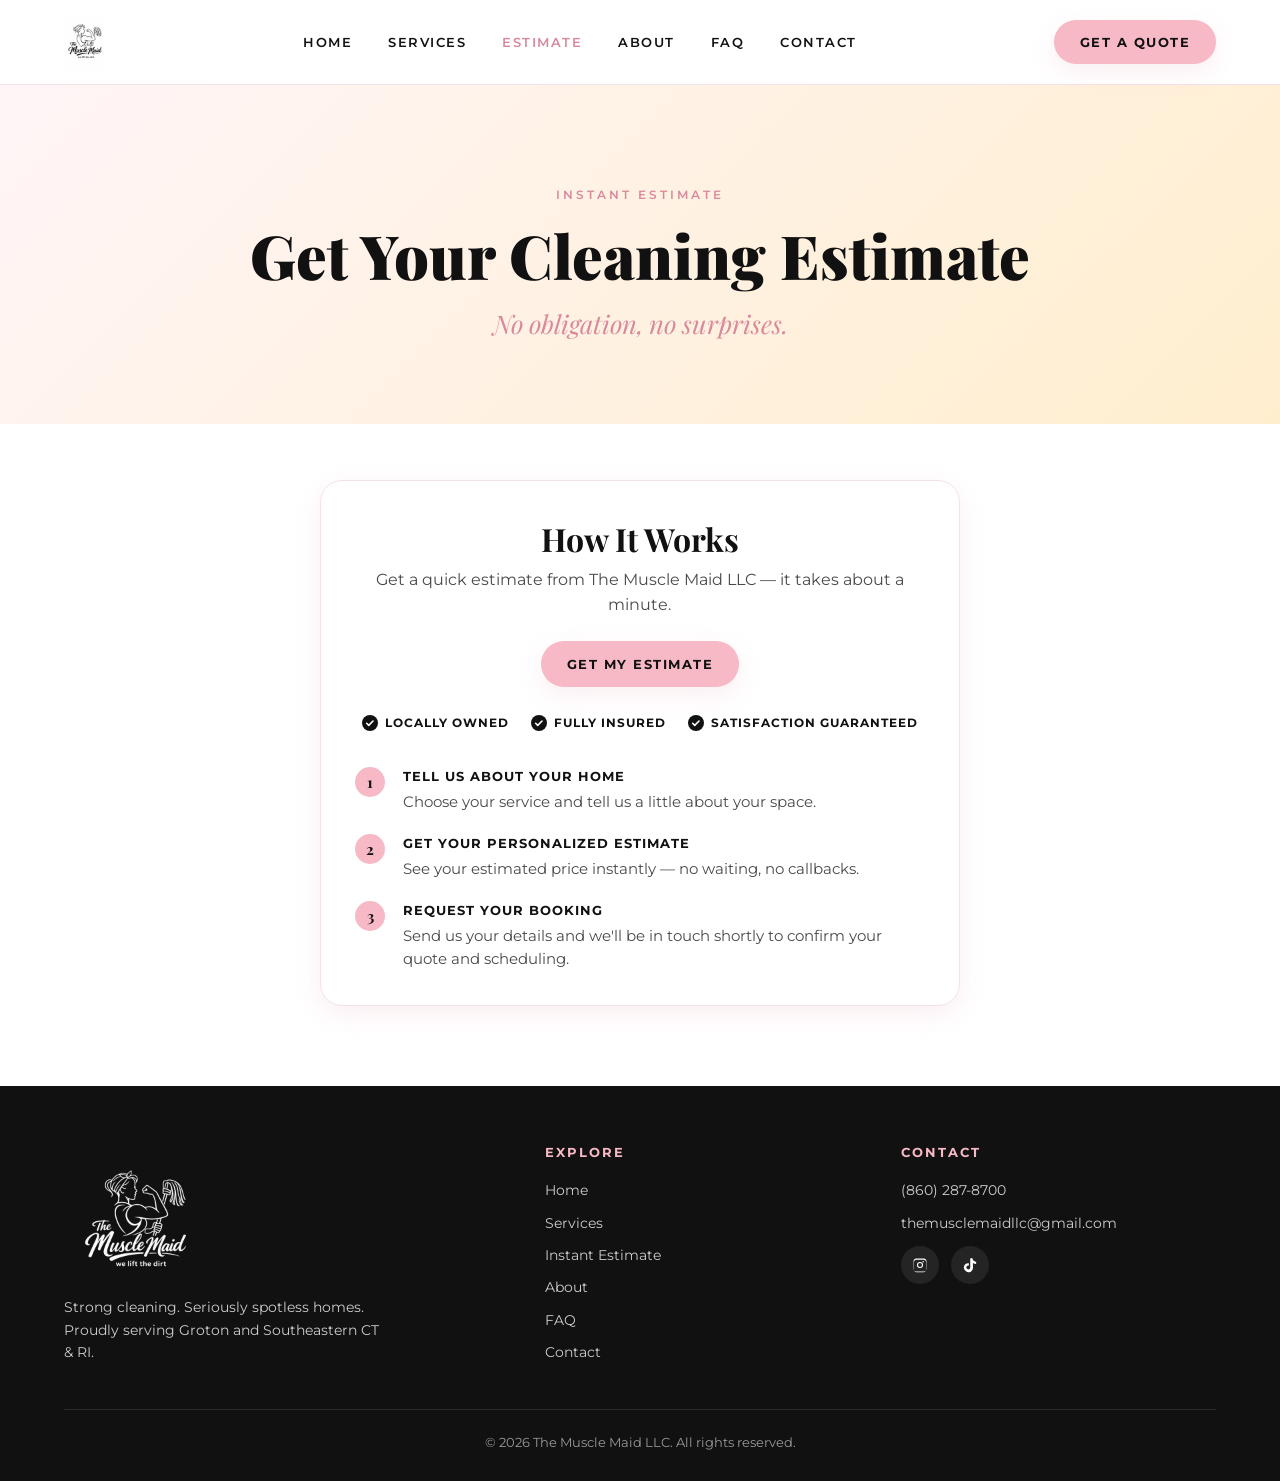
<file: estimate.html>
<!DOCTYPE html>
<html lang="en">
<head>
  <meta charset="UTF-8" />
  <meta name="viewport" content="width=device-width, initial-scale=1.0" />
  <title>Instant House Cleaning Estimate | The Muscle Maid</title>
  <meta name="description" content="Get an instant cleaning estimate from The Muscle Maid. Tell us about your home and see your price right away — no obligation, no callbacks." />
  <link rel="canonical" href="https://themusclemaid.com/estimate.html" />
  <!-- Link previews (Facebook, iMessage, texts, etc.) -->
  <meta property="og:type" content="website" />
  <meta property="og:site_name" content="The Muscle Maid" />
  <meta property="og:title" content="Instant House Cleaning Estimate | The Muscle Maid" />
  <meta property="og:description" content="Get an instant cleaning estimate from The Muscle Maid. Tell us about your home and see your price right away — no obligation, no callbacks." />
  <meta property="og:url" content="https://themusclemaid.com/estimate.html" />
  <meta property="og:image" content="https://themusclemaid.com/assets/og-image.jpg" />
  <meta property="og:image:width" content="1200" />
  <meta property="og:image:height" content="630" />
  <meta property="og:image:alt" content="Pink cleaning bucket with a The Muscle Maid towel, brush, spray bottle, and sponge" />
  <meta property="og:locale" content="en_US" />
  <meta name="twitter:card" content="summary_large_image" />
  <meta name="twitter:title" content="Instant House Cleaning Estimate | The Muscle Maid" />
  <meta name="twitter:description" content="Get an instant cleaning estimate from The Muscle Maid. Tell us about your home and see your price right away — no obligation, no callbacks." />
  <meta name="twitter:image" content="https://themusclemaid.com/assets/og-image.jpg" />
  <link rel="icon" type="image/png" sizes="32x32" href="assets/favicon-32.png?v=2" />
  <link rel="icon" type="image/png" sizes="16x16" href="assets/favicon-16.png?v=2" />
  <link rel="alternate icon" href="assets/favicon.ico?v=2" />
  <link rel="apple-touch-icon" href="assets/apple-touch-icon.png?v=2" />
  <link rel="stylesheet" href="styles.css?v=5" />
  <!-- Calculator-only styles. Everything inside is scoped under .mm-calc -->
  <link rel="stylesheet" href="estimate.css?v=2" />
</head>
<body>

  <!-- HEADER -->
  <header class="site-header">
    <div class="header-inner">
      <a href="index.html" class="brand-logo">
        <img src="assets/logo-header.png" width="126" height="168" alt="The Muscle Maid — We Lift the Dirt" />
      </a>
      <nav class="main-nav" id="main-nav" aria-label="Main menu">
        <a href="index.html">Home</a>
        <a href="services.html">Services</a>
        <a href="estimate.html" class="active">Estimate</a>
        <a href="about.html">About</a>
        <a href="faq.html">FAQ</a>
        <a href="contact.html">Contact</a>
      </nav>
      <a class="btn btn-primary header-cta" href="estimate.html">Get a Quote</a>
      <button type="button" class="nav-toggle" aria-expanded="false" aria-controls="main-nav" aria-label="Open menu">
        <span class="nav-toggle-bars" aria-hidden="true"></span>
      </button>
    </div>
  </header>

  <!-- HERO (reuses the site's existing .about-hero styling) -->
  <section class="about-hero">
    <div class="container">
      <div class="hero-eyebrow">Instant Estimate</div>
      <h1>Get Your Cleaning Estimate</h1>
      <p class="tagline">No obligation, no surprises.</p>
    </div>
  </section>

  <!-- ============================================================
       CALCULATOR
       All markup below lives inside #mm-calc. Styles come from
       estimate.css, behavior from estimate.js.
       ============================================================ -->
  <section class="mm-calc-section">
    <div class="container">
      <div class="mm-calc" id="mm-calc">

        <!-- ---------- SCREEN 1: START ---------- -->
        <section class="mm-screen is-active" id="mm-screen-start">
          <h2 class="mm-h">How It Works</h2>
          <p class="mm-lede">Get a quick estimate from The Muscle Maid LLC — it takes about a minute.</p>

          <div class="mm-center">
            <button type="button" class="mm-btn mm-btn-center" data-mm-go="estimate">Get My Estimate</button>
          </div>

          <div class="mm-badges">
            <span class="mm-badge"><svg width="16" height="16" viewBox="0 0 20 20" fill="none"><circle cx="10" cy="10" r="10" fill="#111"/><path d="M5.8 10.3l2.6 2.6 5.4-5.4" stroke="#fff" stroke-width="2" stroke-linecap="round" stroke-linejoin="round"/></svg>Locally Owned</span>
            <span class="mm-badge"><svg width="16" height="16" viewBox="0 0 20 20" fill="none"><circle cx="10" cy="10" r="10" fill="#111"/><path d="M5.8 10.3l2.6 2.6 5.4-5.4" stroke="#fff" stroke-width="2" stroke-linecap="round" stroke-linejoin="round"/></svg>Fully Insured</span>
            <span class="mm-badge"><svg width="16" height="16" viewBox="0 0 20 20" fill="none"><circle cx="10" cy="10" r="10" fill="#111"/><path d="M5.8 10.3l2.6 2.6 5.4-5.4" stroke="#fff" stroke-width="2" stroke-linecap="round" stroke-linejoin="round"/></svg>Satisfaction Guaranteed</span>
          </div>

          <div class="mm-steps">
            <div class="mm-step">
              <div class="mm-step-num">1</div>
              <div><div class="mm-step-t">Tell us about your home</div><div class="mm-step-b">Choose your service and tell us a little about your space.</div></div>
            </div>
            <div class="mm-step">
              <div class="mm-step-num">2</div>
              <div><div class="mm-step-t">Get your personalized estimate</div><div class="mm-step-b">See your estimated price instantly — no waiting, no callbacks.</div></div>
            </div>
            <div class="mm-step">
              <div class="mm-step-num">3</div>
              <div><div class="mm-step-t">Request your booking</div><div class="mm-step-b">Send us your details and we'll be in touch shortly to confirm your quote and scheduling.</div></div>
            </div>
          </div>
        </section>

        <!-- ---------- SCREEN 2: INPUTS ---------- -->
        <section class="mm-screen" id="mm-screen-estimate">
          <button type="button" class="mm-back" data-mm-go="start">&larr; Back</button>
          <p class="mm-intro">Answer a few quick questions and get an instant price estimate for your home.</p>

          <div class="mm-field">
            <label class="mm-label" for="mm-sqft">Square Footage <span class="mm-req">*</span></label>
            <input type="number" id="mm-sqft" min="400" step="1" inputmode="numeric" placeholder="e.g. 1500" />
          </div>

          <div class="mm-row2">
            <div class="mm-field">
              <label class="mm-label" for="mm-beds">Bedrooms <span class="mm-req">*</span></label>
              <input type="number" id="mm-beds" min="0" step="1" inputmode="numeric" placeholder="e.g. 3" />
            </div>
            <div class="mm-field">
              <label class="mm-label" for="mm-baths">Bathrooms <span class="mm-req">*</span></label>
              <input type="number" id="mm-baths" min="0.5" step="0.5" inputmode="decimal" placeholder="e.g. 2" />
            </div>
          </div>

          <div class="mm-field">
            <label class="mm-label" for="mm-cleanType">Type of Clean</label>
            <select id="mm-cleanType">
              <option value="standard">Maintenance Clean</option>
              <option value="deep" selected>Deep Clean</option>
              <option value="moveout">Move-In / Move-Out Clean</option>
            </select>
          </div>

          <div class="mm-field" id="mm-buildupField">
            <label class="mm-label" for="mm-buildup">Estimated Buildup Level</label>
            <select id="mm-buildup">
              <option value="light">Light — cleaned regularly, minimal buildup</option>
              <option value="medium" selected>Medium — some visible dust, grime, or clutter</option>
              <option value="heavy">Heavy — hasn't been deep cleaned in a while</option>
            </select>
          </div>

          <div class="mm-field" id="mm-frequencyField">
            <label class="mm-label" for="mm-frequency">How Often</label>
            <select id="mm-frequency">
              <option value="onetime">One-Time — just this once</option>
              <option value="weekly">Weekly — save 20%</option>
              <option value="biweekly">Every Other Week — save 15%</option>
              <option value="monthly">Monthly — save 10%</option>
            </select>
            <div class="mm-hint">Recurring service discounts are available on Maintenance cleans only.</div>
          </div>

          <div class="mm-addon-head" id="mm-addonHead">Add-Ons</div>
          <div id="mm-addonList"></div>

          <div class="mm-err" id="mm-estimateError"></div>
          <button type="button" class="mm-btn" id="mm-calcBtn">Calculate My Estimate</button>
        </section>

        <!-- ---------- SCREEN 3: RESULT ---------- -->
        <section class="mm-screen" id="mm-screen-result">
          <div class="mm-result-icon">
            <svg width="86" height="60" viewBox="0 0 86 60" fill="none">
              <circle cx="43" cy="30" r="20" fill="#F7B9C5"/>
              <path d="M35 30.5l5.5 5.5L52 24.5" stroke="#111" stroke-width="3.2" stroke-linecap="round" stroke-linejoin="round"/>
              <path d="M15 12l1.6 4.4L21 18l-4.4 1.6L15 24l-1.6-4.4L9 18l4.4-1.6z" fill="#E7A1B1"/>
              <path d="M69 36l1.3 3.5L74 41l-3.7 1.3L69 46l-1.3-3.7L64 41l3.7-1.5z" fill="#E7A1B1"/>
            </svg>
          </div>
          <h2 class="mm-h">Here's Your Estimate!</h2>
          <p class="mm-lede">Based on the details you provided, this is your estimated price.</p>

          <div class="mm-price-box">
            <div class="mm-price-label">Estimated Price</div>
            <div class="mm-price" id="mm-priceOut">$0.00</div>
            <div class="mm-price-meta" id="mm-priceMeta"></div>
            <div class="mm-price-save" id="mm-priceSave" style="display:none"></div>
            <div class="mm-price-note">This is an estimate based on the details provided. Final pricing is confirmed after we review your space. Estimate shown before any applicable sales tax.</div>
          </div>

          <div class="mm-inc-title" id="mm-incTitle">What's Included:</div>
          <ul class="mm-inc" id="mm-incList"></ul>

          <button type="button" class="mm-nav-card solid" data-mm-go="details">
            <svg width="28" height="28" viewBox="0 0 24 24" fill="none"><rect x="3" y="5" width="18" height="16" rx="3" stroke="#111" stroke-width="1.8"/><path d="M3 10h18M8 3v4M16 3v4" stroke="#111" stroke-width="1.8" stroke-linecap="round"/></svg>
            <span class="mm-nc-grow"><span class="mm-nc-title">Ready to Book?</span><br /><span class="mm-nc-sub">Request your booking and we'll be in touch soon!</span></span>
            <svg width="17" height="17" viewBox="0 0 24 24" fill="none"><path d="M9 5l7 7-7 7" stroke="#111" stroke-width="2.2" stroke-linecap="round" stroke-linejoin="round"/></svg>
          </button>

          <button type="button" class="mm-nav-card outline" data-mm-go="estimate">
            <svg width="17" height="17" viewBox="0 0 24 24" fill="none"><path d="M15 5l-7 7 7 7" stroke="#111" stroke-width="2.2" stroke-linecap="round" stroke-linejoin="round"/></svg>
            <span class="mm-nc-grow"><span class="mm-nc-title">Adjust My Estimate</span><br /><span class="mm-nc-sub">Go back and change your answers</span></span>
          </button>
        </section>

        <!-- ---------- SCREEN 4: DETAILS ---------- -->
        <section class="mm-screen" id="mm-screen-details">
          <button type="button" class="mm-back" data-mm-go="result">&larr; Back</button>
          <h2 class="mm-h left">Almost there!</h2>
          <p class="mm-lede left">We'll use this info to confirm your estimate and schedule your service.</p>

          <form id="mm-leadForm" novalidate>
            <!-- ===== Web3Forms configuration ===== -->
            <input type="hidden" name="access_key" value="e5f3eb7b-3af7-4496-8bc8-b483690aaf01" />
            <input type="hidden" name="subject" value="New Cleaning Estimate Request — The Muscle Maid" />
            <input type="hidden" name="from_name" value="The Muscle Maid Estimate Form" />
            <!-- Honeypot: invisible to people, catches spam bots -->
            <input type="checkbox" name="botcheck" class="mm-hidden" style="display:none" tabindex="-1" autocomplete="off" />

            <!-- Estimate data carried into the submission -->
            <input type="hidden" name="Estimated Price" id="mm-h-price" />
            <input type="hidden" name="Service" id="mm-h-service" />
            <input type="hidden" name="Square Footage" id="mm-h-sqft" />
            <input type="hidden" name="Bedrooms" id="mm-h-beds" />
            <input type="hidden" name="Bathrooms" id="mm-h-baths" />
            <input type="hidden" name="Buildup Level" id="mm-h-buildup" />
            <input type="hidden" name="Frequency" id="mm-h-frequency" />
            <input type="hidden" name="Add-Ons" id="mm-h-addons" />
            <input type="hidden" name="Price Breakdown" id="mm-h-breakdown" />
            <input type="hidden" name="Photos Uploaded" id="mm-h-photos" />

            <div class="mm-sec-head">
              <svg width="19" height="19" viewBox="0 0 24 24" fill="none"><path d="M12 21s7-5.6 7-11a7 7 0 10-14 0c0 5.4 7 11 7 11z" stroke="#D88A9C" stroke-width="1.8"/><circle cx="12" cy="10" r="2.6" stroke="#D88A9C" stroke-width="1.8"/></svg>
              Property Address <span class="mm-req">*</span>
            </div>
            <div class="mm-field">
              <input type="text" name="Street Address" id="mm-street" placeholder="Street address" autocomplete="street-address" />
            </div>
            <div class="mm-field mm-row-addr">
              <input type="text" name="City" id="mm-city" placeholder="City" autocomplete="address-level2" />
              <input type="text" name="State" id="mm-state" placeholder="State" autocomplete="address-level1" />
              <input type="text" name="ZIP" id="mm-zip" placeholder="ZIP" inputmode="numeric" autocomplete="postal-code" />
            </div>

            <div class="mm-sec-head">
              <svg width="19" height="19" viewBox="0 0 24 24" fill="none"><circle cx="12" cy="8" r="3.6" stroke="#D88A9C" stroke-width="1.8"/><path d="M4.5 20c.9-3.7 3.9-5.6 7.5-5.6s6.6 1.9 7.5 5.6" stroke="#D88A9C" stroke-width="1.8" stroke-linecap="round"/></svg>
              Your Information <span class="mm-req">*</span>
            </div>
            <div class="mm-field"><input type="text" name="name" id="mm-name" placeholder="Name" autocomplete="name" /></div>
            <!-- Must stay named "email" for the Web3Forms autoresponder to work -->
            <div class="mm-field"><input type="email" name="email" id="mm-email" placeholder="Email" autocomplete="email" /></div>
            <div class="mm-field"><input type="tel" name="phone" id="mm-phone" placeholder="Phone" autocomplete="tel" /></div>

            <div class="mm-sec-head">
              <svg width="19" height="19" viewBox="0 0 24 24" fill="none"><path d="M4 7h16M4 12h16M4 17h10" stroke="#D88A9C" stroke-width="1.8" stroke-linecap="round"/></svg>
              Special Requests or Areas of Concern
            </div>
            <div class="mm-field">
              <textarea name="Special Requests" id="mm-concerns" maxlength="400" placeholder="Pets, problem areas, anything we should know…"></textarea>
              <div class="mm-counter"><span id="mm-charCount">0</span> / 400</div>
            </div>

            <div class="mm-sec-head">
              <svg width="19" height="19" viewBox="0 0 24 24" fill="none"><rect x="3" y="5" width="18" height="16" rx="3" stroke="#D88A9C" stroke-width="1.8"/><path d="M3 10h18M8 3v4M16 3v4" stroke="#D88A9C" stroke-width="1.8" stroke-linecap="round"/></svg>
              Scheduling Preferences
            </div>
            <p class="mm-hint" style="margin-top:-6px">Let us know when works best. We'll confirm actual availability when we follow up &mdash; nothing is booked yet.</p>

            <div class="mm-field" style="margin-top:14px">
              <label class="mm-label" for="mm-timeframe">How soon do you need this?</label>
              <select id="mm-timeframe" name="Timeframe">
                <option value="">Select one&hellip;</option>
                <option>As soon as possible</option>
                <option>Within 2 weeks</option>
                <option>Within a month</option>
                <option>Just planning ahead</option>
              </select>
            </div>

            <div class="mm-field" id="mm-moveDateField">
              <label class="mm-label" for="mm-moveDate">Move-In / Move-Out Date</label>
              <input type="date" id="mm-moveDate" name="Move Date" />
              <div class="mm-hint">If you have a hard deadline &mdash; lease end, closing day &mdash; tell us here.</div>
            </div>

            <div class="mm-field">
              <span class="mm-label">Preferred Days <span style="font-weight:400;text-transform:none;letter-spacing:0;font-size:13px;color:var(--text-muted)">(tap all that apply)</span></span>
              <div class="mm-days" id="mm-days"></div>
              <input type="hidden" name="Preferred Days" id="mm-h-days" />
              <div class="mm-hint">We're open Tuesday through Saturday, 8 am &ndash; 4 pm.</div>
            </div>

            <div class="mm-field">
              <label class="mm-label" for="mm-timeOfDay">Preferred Time of Day</label>
              <select id="mm-timeOfDay" name="Time of Day">
                <option value="">Select one&hellip;</option>
                <option>Morning</option>
                <option>Afternoon</option>
                <option>Flexible</option>
              </select>
            </div>

            <div class="mm-sec-head">
              <svg width="19" height="19" viewBox="0 0 24 24" fill="none"><rect x="3" y="7" width="18" height="13" rx="3" stroke="#D88A9C" stroke-width="1.8"/><circle cx="12" cy="13.5" r="3.4" stroke="#D88A9C" stroke-width="1.8"/><path d="M9 7l1.5-2.5h3L15 7" stroke="#D88A9C" stroke-width="1.8" stroke-linejoin="round"/></svg>
              Upload Photos <span style="font-weight:400;font-size:14px;color:var(--text-muted)">(optional but helpful)</span>
            </div>
            <p class="mm-hint" style="margin-top:-6px">Photos help us confirm your estimate and make sure we come prepared.</p>
            <div class="mm-photo-grid" id="mm-photoGrid"></div>

            <label class="mm-ack" for="mm-ack">
              <input type="checkbox" id="mm-ack" name="Estimate Acknowledgment" value="Agreed: online estimates are preliminary; an in-person walkthrough may be requested to confirm scope and final pricing" />
              <span>I understand that online estimates are preliminary and that The Muscle Maid may request an in-person walkthrough to confirm the scope of work and final pricing. <span class="mm-req">*</span></span>
            </label>

            <div class="mm-err" id="mm-detailsError" style="margin-top:20px"></div>
            <button type="submit" class="mm-btn" id="mm-submitBtn" style="margin-top:22px">Send My Request</button>
            <p class="mm-hint mm-center" style="margin-top:12px">We'll review your details and photos, then confirm your quote.</p>
          </form>
        </section>

        <!-- ---------- SCREEN 5: SUCCESS ---------- -->
        <section class="mm-screen" id="mm-screen-success">
          <div class="mm-result-icon">
            <svg width="86" height="60" viewBox="0 0 86 60" fill="none">
              <circle cx="43" cy="30" r="20" fill="#F7B9C5"/>
              <path d="M35 30.5l5.5 5.5L52 24.5" stroke="#111" stroke-width="3.2" stroke-linecap="round" stroke-linejoin="round"/>
              <path d="M15 12l1.6 4.4L21 18l-4.4 1.6L15 24l-1.6-4.4L9 18l4.4-1.6z" fill="#E7A1B1"/>
              <path d="M69 36l1.3 3.5L74 41l-3.7 1.3L69 46l-1.3-3.7L64 41l3.7-1.5z" fill="#E7A1B1"/>
            </svg>
          </div>
          <h2 class="mm-h">Success!</h2>
          <p class="mm-lede">Your cleaning request has been received. Thank you for choosing The Muscle Maid — we'll review your details and photos to confirm your estimate, and you'll hear from us shortly.</p>

          <div class="mm-summary">
            <div class="mm-summary-title">Request Summary</div>
            <div id="mm-summaryRows"></div>
          </div>

          <p class="mm-hint mm-center" style="margin-top:24px">
            Questions in the meantime? Call <a href="tel:+18602878700" style="color:var(--rose-deep);font-weight:600">(860) 287-8700</a>.
          </p>
        </section>

      </div>
    </div>
  </section>

  <!-- FOOTER -->
  <footer class="site-footer">
    <div class="container">
      <div class="footer-grid">
        <div class="brand-block">
          <img src="assets/logo-footer.png" width="420" height="420" loading="lazy" alt="The Muscle Maid" />
          <p>Strong cleaning. Seriously spotless homes. Proudly serving Groton and Southeastern CT &amp; RI.</p>
        </div>
        <div>
          <h5>Explore</h5>
          <ul>
            <li><a href="index.html">Home</a></li>
            <li><a href="services.html">Services</a></li>
            <li><a href="estimate.html">Instant Estimate</a></li>
            <li><a href="about.html">About</a></li>
            <li><a href="faq.html">FAQ</a></li>
            <li><a href="contact.html">Contact</a></li>
          </ul>
        </div>
        <div>
          <h5>Contact</h5>
          <ul>
            <li><a href="tel:+18602878700">(860) 287-8700</a></li>
            <li><a href="mailto:themusclemaidllc@gmail.com">themusclemaidllc@gmail.com</a></li>
          </ul>
          <div class="social-row">
            <a href="https://www.instagram.com/themusclemaidllc/" target="_blank" rel="noopener" aria-label="Instagram">
              <svg viewBox="0 0 24 24" xmlns="http://www.w3.org/2000/svg"><path d="M12 2.16c3.2 0 3.58.01 4.85.07 1.17.05 1.8.25 2.23.41.56.22.96.48 1.38.9.42.42.68.82.9 1.38.16.42.36 1.06.41 2.23.06 1.27.07 1.65.07 4.85s-.01 3.58-.07 4.85c-.05 1.17-.25 1.8-.41 2.23-.22.56-.48.96-.9 1.38-.42.42-.82.68-1.38.9-.42.16-1.06.36-2.23.41-1.27.06-1.65.07-4.85.07s-3.58-.01-4.85-.07c-1.17-.05-1.8-.25-2.23-.41a3.7 3.7 0 0 1-1.38-.9 3.7 3.7 0 0 1-.9-1.38c-.16-.42-.36-1.06-.41-2.23C2.17 15.58 2.16 15.2 2.16 12s.01-3.58.07-4.85c.05-1.17.25-1.8.41-2.23.22-.56.48-.96.9-1.38.42-.42.82-.68 1.38-.9.42-.16 1.06-.36 2.23-.41C8.42 2.17 8.8 2.16 12 2.16zm0 1.95c-3.14 0-3.5.01-4.74.07-1.07.05-1.65.23-2.04.38-.51.2-.88.44-1.27.83-.39.39-.63.76-.83 1.27-.15.39-.33.97-.38 2.04-.06 1.24-.07 1.6-.07 4.74s.01 3.5.07 4.74c.05 1.07.23 1.65.38 2.04.2.51.44.88.83 1.27.39.39.76.63 1.27.83.39.15.97.33 2.04.38 1.24.06 1.6.07 4.74.07s3.5-.01 4.74-.07c1.07-.05 1.65-.23 2.04-.38.51-.2.88-.44 1.27-.83.39-.39.63-.76.83-1.27.15-.39.33-.97.38-2.04.06-1.24.07-1.6.07-4.74s-.01-3.5-.07-4.74c-.05-1.07-.23-1.65-.38-2.04a3.4 3.4 0 0 0-.83-1.27 3.4 3.4 0 0 0-1.27-.83c-.39-.15-.97-.33-2.04-.38-1.24-.06-1.6-.07-4.74-.07zm0 3.32a4.57 4.57 0 1 1 0 9.14 4.57 4.57 0 0 1 0-9.14zm0 7.54a2.97 2.97 0 1 0 0-5.94 2.97 2.97 0 0 0 0 5.94zm5.83-7.72a1.07 1.07 0 1 1-2.14 0 1.07 1.07 0 0 1 2.14 0z"/></svg>
            </a>
            <a href="https://www.tiktok.com/@the.muscle.maid" target="_blank" rel="noopener" aria-label="TikTok">
              <svg viewBox="0 0 24 24" xmlns="http://www.w3.org/2000/svg"><path d="M19.59 6.69a4.83 4.83 0 0 1-3.77-4.25V2h-3.45v13.67a2.89 2.89 0 0 1-5.2 1.74 2.89 2.89 0 0 1 2.31-4.64c.28 0 .56.04.82.12V9.4a6.36 6.36 0 0 0-1-.08A6.34 6.34 0 0 0 5.6 20.93a6.34 6.34 0 0 0 10.86-4.48v-7.4a8.18 8.18 0 0 0 4.77 1.52V7.13a4.85 4.85 0 0 1-1.64-.44z"/></svg>
            </a>
          </div>
        </div>
      </div>
      <div class="footer-bottom">© 2026 The Muscle Maid LLC. All rights reserved.</div>
    </div>
  </footer>

  <script src="estimate.js?v=2" defer></script>
  <script src="nav.js" defer></script>
</body>
</html>
</file>
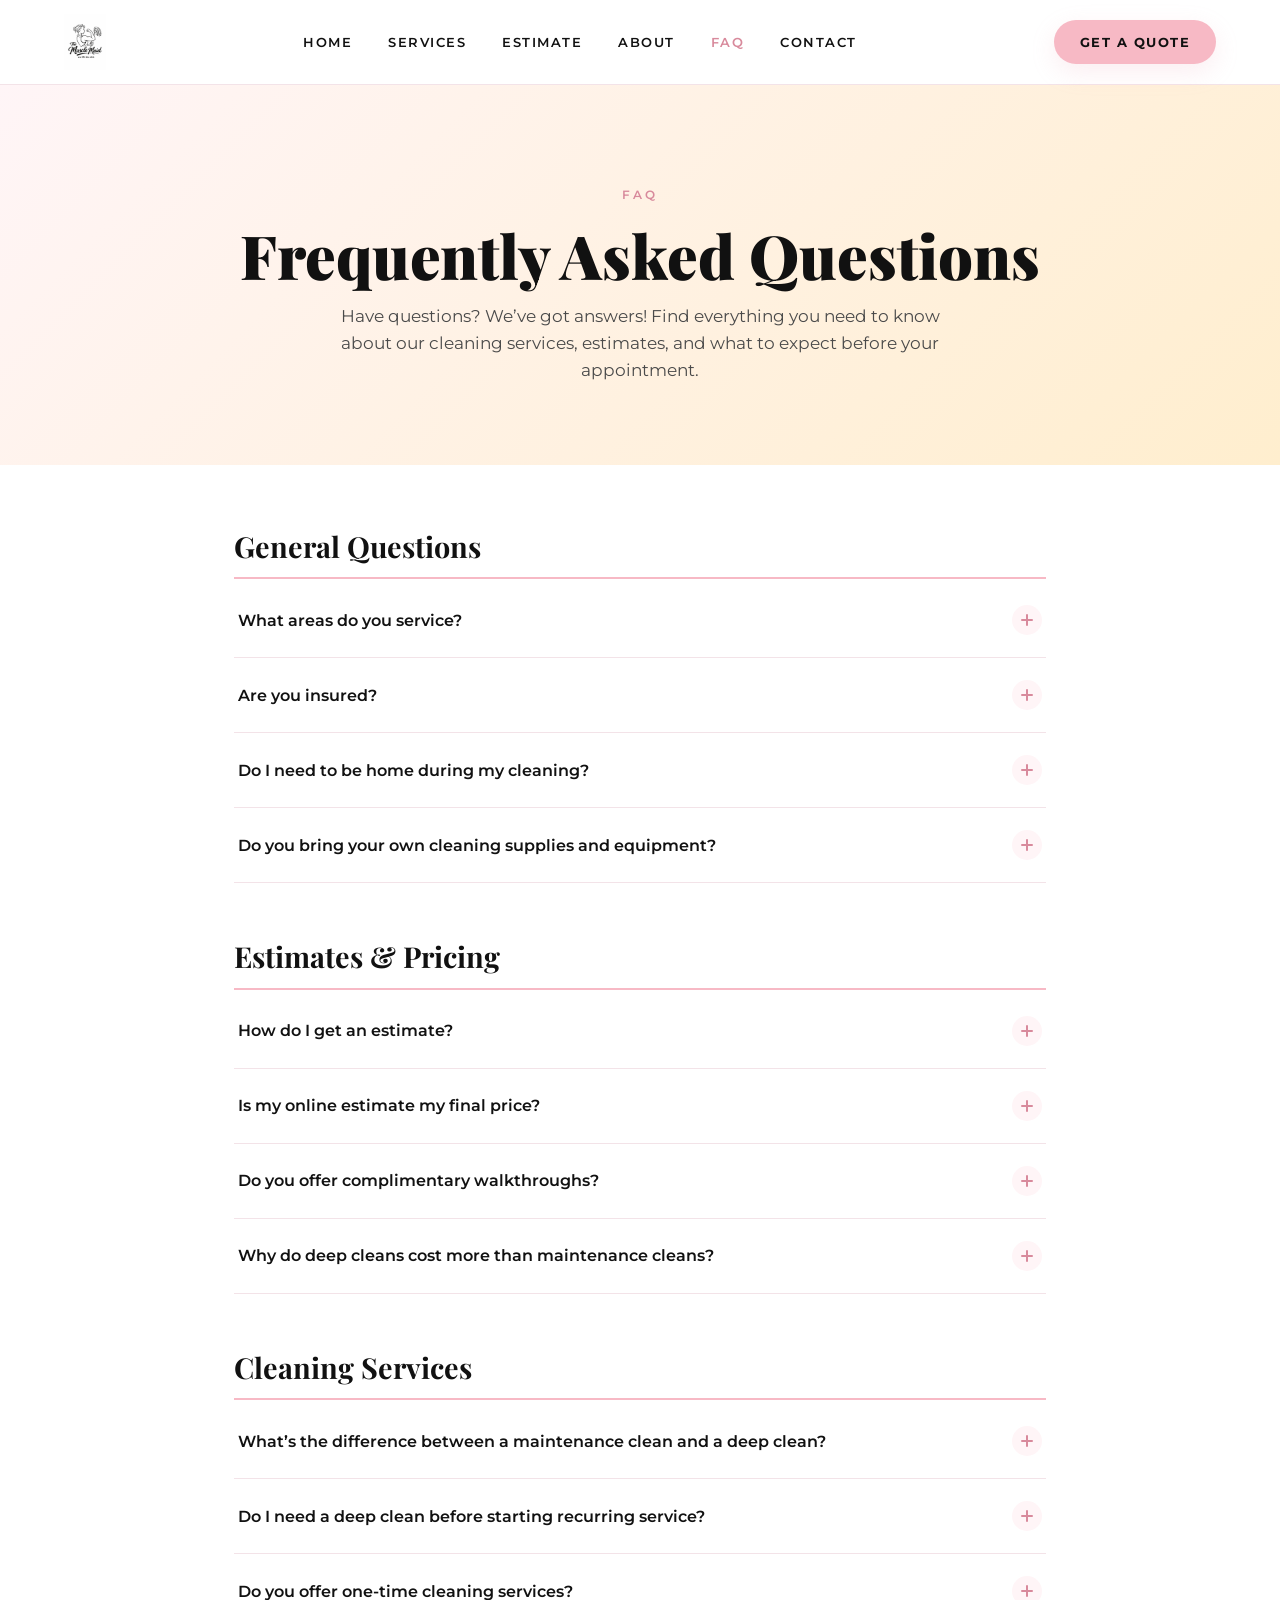
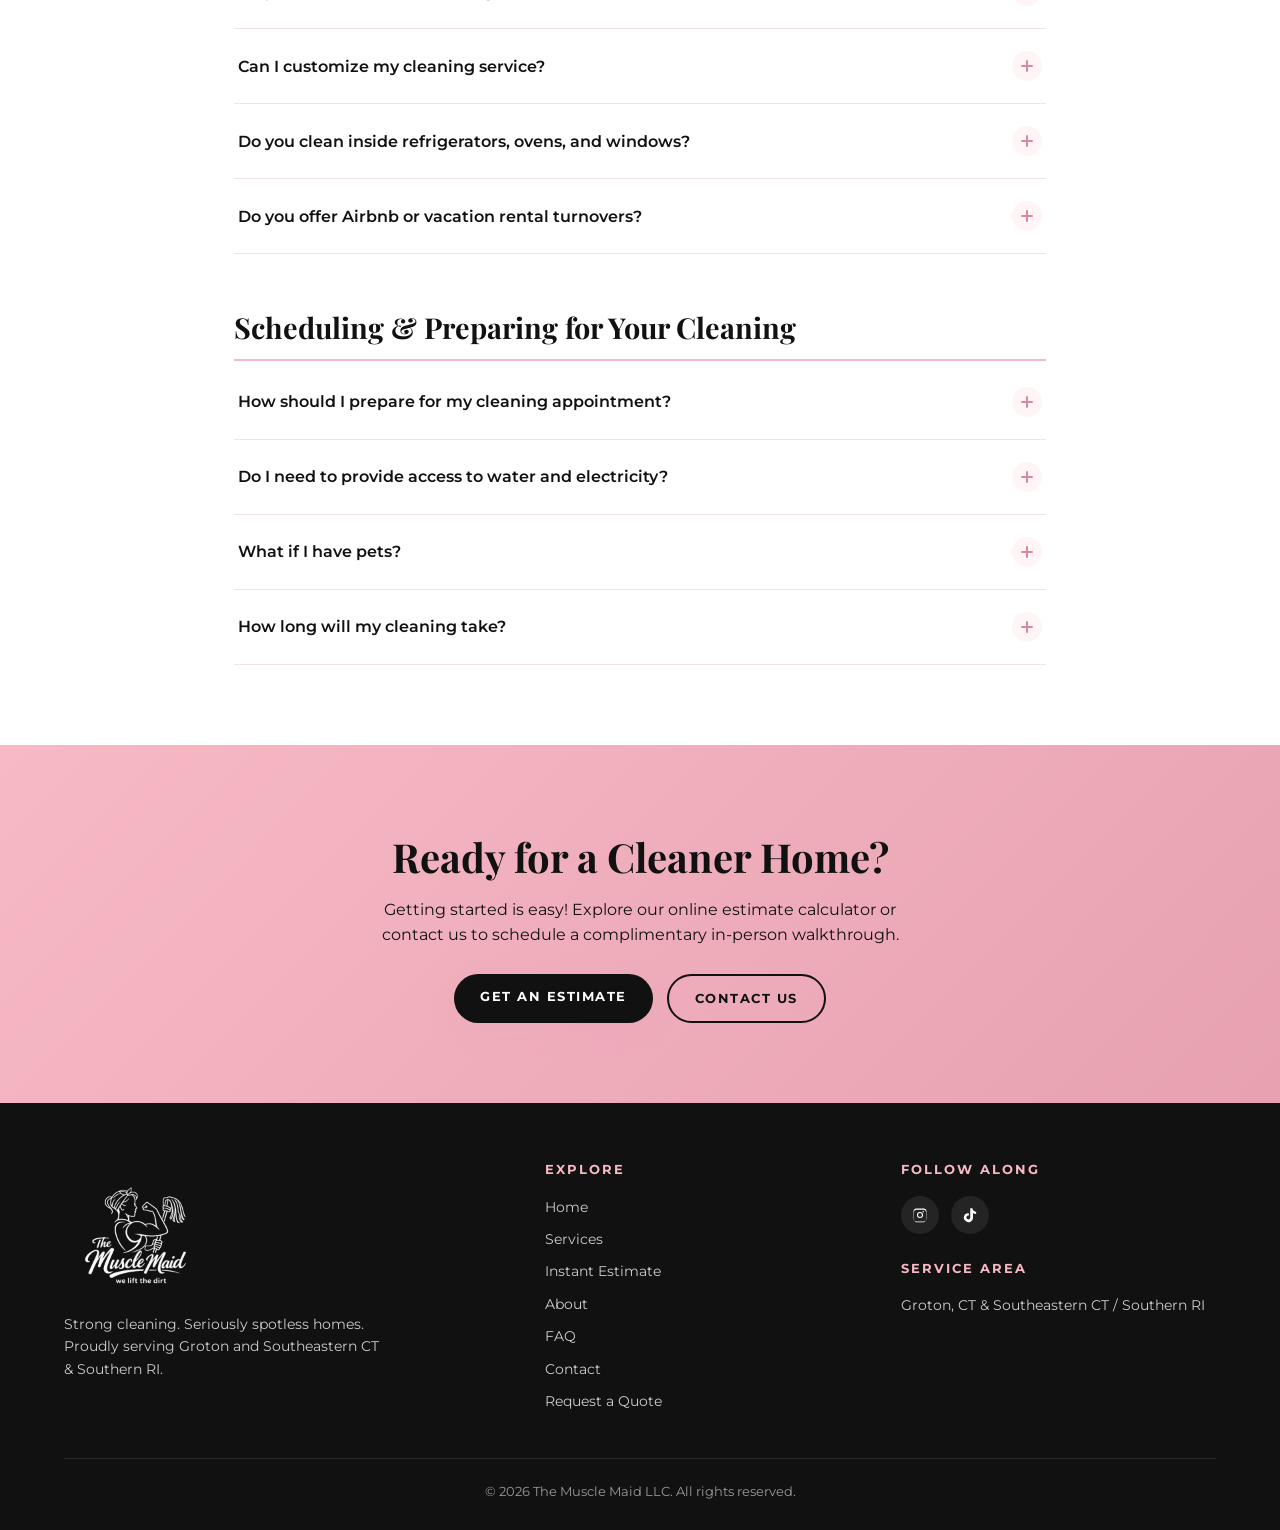
<file: faq.html>
<!DOCTYPE html>
<html lang="en">
<head>
  <meta charset="UTF-8" />
  <meta name="viewport" content="width=device-width, initial-scale=1.0" />
  <title>Cleaning FAQ | Estimates, Services &amp; Scheduling | The Muscle Maid</title>
  <meta name="description" content="Answers to common questions about The Muscle Maid&rsquo;s house cleaning in Groton, CT and Southern RI &mdash; estimates, deep vs. maintenance cleans, Airbnb turnovers, and how to prepare." />
  <link rel="canonical" href="https://themusclemaid.com/faq.html" />
  <!-- Link previews (Facebook, iMessage, texts, etc.) -->
  <meta property="og:type" content="website" />
  <meta property="og:site_name" content="The Muscle Maid" />
  <meta property="og:title" content="Cleaning FAQ | Estimates, Services &amp; Scheduling | The Muscle Maid" />
  <meta property="og:description" content="Answers to common questions about The Muscle Maid&rsquo;s house cleaning in Groton, CT and Southern RI &mdash; estimates, deep vs. maintenance cleans, Airbnb turnovers, and how to prepare." />
  <meta property="og:url" content="https://themusclemaid.com/faq.html" />
  <meta property="og:image" content="https://themusclemaid.com/assets/og-image.jpg" />
  <meta property="og:image:width" content="1200" />
  <meta property="og:image:height" content="630" />
  <meta property="og:image:alt" content="Pink cleaning bucket with a The Muscle Maid towel, brush, spray bottle, and sponge" />
  <meta property="og:locale" content="en_US" />
  <meta name="twitter:card" content="summary_large_image" />
  <meta name="twitter:title" content="Cleaning FAQ | Estimates, Services &amp; Scheduling | The Muscle Maid" />
  <meta name="twitter:description" content="Answers to common questions about The Muscle Maid&rsquo;s house cleaning in Groton, CT and Southern RI &mdash; estimates, deep vs. maintenance cleans, Airbnb turnovers, and how to prepare." />
  <meta name="twitter:image" content="https://themusclemaid.com/assets/og-image.jpg" />
  <link rel="icon" type="image/png" sizes="32x32" href="assets/favicon-32.png?v=2" />
  <link rel="icon" type="image/png" sizes="16x16" href="assets/favicon-16.png?v=2" />
  <link rel="alternate icon" href="assets/favicon.ico?v=2" />
  <link rel="apple-touch-icon" href="assets/apple-touch-icon.png?v=2" />
  <link rel="stylesheet" href="styles.css?v=5" />
</head>

<body>

  <!-- HEADER -->
  <header class="site-header">
    <div class="header-inner">
      <a href="index.html" class="brand-logo">
        <img src="assets/logo-header.png" width="126" height="168" alt="The Muscle Maid — We Lift the Dirt" />
      </a>
      <nav class="main-nav" id="main-nav" aria-label="Main menu">
        <a href="index.html">Home</a>
        <a href="services.html">Services</a>
        <a href="estimate.html">Estimate</a>
        <a href="about.html">About</a>
        <a href="faq.html" class="active">FAQ</a>
        <a href="contact.html">Contact</a>
      </nav>
      <a class="btn btn-primary header-cta" href="estimate.html">Get a Quote</a>
      <button type="button" class="nav-toggle" aria-expanded="false" aria-controls="main-nav" aria-label="Open menu">
        <span class="nav-toggle-bars" aria-hidden="true"></span>
      </button>
    </div>
  </header>

  <!-- FAQ HERO -->
  <section class="about-hero">
    <div class="container">
      <div class="hero-eyebrow">FAQ</div>
      <h1>Frequently Asked Questions</h1>
      <p class="faq-intro">Have questions? We&rsquo;ve got answers! Find everything you need to know about our cleaning services, estimates, and what to expect before your appointment.</p>
    </div>
  </section>

  <!-- FAQ LIST
       To edit: change the question text inside <span> and the answer inside <p>.
       To add a question: copy one whole <div class="faq-item">…</div> block and
       give its button/answer a new unique id (e.g. general-5). -->
  <section class="faq-section">
    <div class="container faq-wrap">

      <!-- ===== GENERAL QUESTIONS ===== -->
      <div class="faq-group" aria-labelledby="faq-cat-general">
        <h2 class="faq-cat" id="faq-cat-general">General Questions</h2>
        <div class="faq-item">
          <h3 class="faq-q">
            <button type="button" class="faq-toggle" aria-expanded="false" aria-controls="faq-a-general-1" id="faq-q-general-1">
              <span>What areas do you service?</span><span class="faq-icon" aria-hidden="true"></span>
            </button>
          </h3>
          <div class="faq-a" id="faq-a-general-1" role="region" aria-labelledby="faq-q-general-1" hidden>
            <div class="faq-a-inner">
              <p>The Muscle Maid proudly serves Groton, Connecticut, and surrounding communities throughout southeastern Connecticut and southern Rhode Island. Not sure if you&rsquo;re within our service area? <a href="contact.html#service-area">See our full list of towns</a> or reach out &mdash; we&rsquo;d be happy to let you know.</p>
            </div>
          </div>
        </div>
        <div class="faq-item">
          <h3 class="faq-q">
            <button type="button" class="faq-toggle" aria-expanded="false" aria-controls="faq-a-general-2" id="faq-q-general-2">
              <span>Are you insured?</span><span class="faq-icon" aria-hidden="true"></span>
            </button>
          </h3>
          <div class="faq-a" id="faq-a-general-2" role="region" aria-labelledby="faq-q-general-2" hidden>
            <div class="faq-a-inner">
              <p>Yes! The Muscle Maid is fully insured, giving you added peace of mind when welcoming us into your home.</p>
            </div>
          </div>
        </div>
        <div class="faq-item">
          <h3 class="faq-q">
            <button type="button" class="faq-toggle" aria-expanded="false" aria-controls="faq-a-general-3" id="faq-q-general-3">
              <span>Do I need to be home during my cleaning?</span><span class="faq-icon" aria-hidden="true"></span>
            </button>
          </h3>
          <div class="faq-a" id="faq-a-general-3" role="region" aria-labelledby="faq-q-general-3" hidden>
            <div class="faq-a-inner">
              <p>Not at all! You&rsquo;re welcome to be home during your appointment, but it&rsquo;s not required. We simply ask that you provide reliable access to the property and any necessary instructions before your scheduled service.</p>
            </div>
          </div>
        </div>
        <div class="faq-item">
          <h3 class="faq-q">
            <button type="button" class="faq-toggle" aria-expanded="false" aria-controls="faq-a-general-4" id="faq-q-general-4">
              <span>Do you bring your own cleaning supplies and equipment?</span><span class="faq-icon" aria-hidden="true"></span>
            </button>
          </h3>
          <div class="faq-a" id="faq-a-general-4" role="region" aria-labelledby="faq-q-general-4" hidden>
            <div class="faq-a-inner">
              <p>Yes! We arrive with the cleaning products, tools, and equipment needed to complete your service. If you have specific product preferences or sensitivities, please let us know in advance so we can discuss accommodations.</p>
            </div>
          </div>
        </div>
      </div>

      <!-- ===== ESTIMATES & PRICING ===== -->
      <div class="faq-group" aria-labelledby="faq-cat-pricing">
        <h2 class="faq-cat" id="faq-cat-pricing">Estimates &amp; Pricing</h2>
        <div class="faq-item">
          <h3 class="faq-q">
            <button type="button" class="faq-toggle" aria-expanded="false" aria-controls="faq-a-pricing-1" id="faq-q-pricing-1">
              <span>How do I get an estimate?</span><span class="faq-icon" aria-hidden="true"></span>
            </button>
          </h3>
          <div class="faq-a" id="faq-a-pricing-1" role="region" aria-labelledby="faq-q-pricing-1" hidden>
            <div class="faq-a-inner">
              <p>Getting started is easy! Use our <a href="estimate.html">online estimate calculator</a> to receive an estimated price based on your home&rsquo;s size, condition, and cleaning needs. We also offer complimentary in-person walkthroughs for customers who prefer a more personalized assessment.</p>
            </div>
          </div>
        </div>
        <div class="faq-item">
          <h3 class="faq-q">
            <button type="button" class="faq-toggle" aria-expanded="false" aria-controls="faq-a-pricing-2" id="faq-q-pricing-2">
              <span>Is my online estimate my final price?</span><span class="faq-icon" aria-hidden="true"></span>
            </button>
          </h3>
          <div class="faq-a" id="faq-a-pricing-2" role="region" aria-labelledby="faq-q-pricing-2" hidden>
            <div class="faq-a-inner">
              <p>Our online calculator provides an estimate based on the information you submit. Final pricing may vary depending on the property&rsquo;s condition, requested services, and any additional cleaning requirements. If adjustments are necessary, we&rsquo;ll discuss them with you before proceeding.</p>
            </div>
          </div>
        </div>
        <div class="faq-item">
          <h3 class="faq-q">
            <button type="button" class="faq-toggle" aria-expanded="false" aria-controls="faq-a-pricing-3" id="faq-q-pricing-3">
              <span>Do you offer complimentary walkthroughs?</span><span class="faq-icon" aria-hidden="true"></span>
            </button>
          </h3>
          <div class="faq-a" id="faq-a-pricing-3" role="region" aria-labelledby="faq-q-pricing-3" hidden>
            <div class="faq-a-inner">
              <p>Absolutely! We offer complimentary in-person walkthroughs to assess your space, discuss your priorities, and provide an accurate quote. In some cases, a walkthrough may be required before confirming service.</p>
            </div>
          </div>
        </div>
        <div class="faq-item">
          <h3 class="faq-q">
            <button type="button" class="faq-toggle" aria-expanded="false" aria-controls="faq-a-pricing-4" id="faq-q-pricing-4">
              <span>Why do deep cleans cost more than maintenance cleans?</span><span class="faq-icon" aria-hidden="true"></span>
            </button>
          </h3>
          <div class="faq-a" id="faq-a-pricing-4" role="region" aria-labelledby="faq-q-pricing-4" hidden>
            <div class="faq-a-inner">
              <p>Deep cleaning requires additional time and attention to address accumulated buildup, detail areas, and surfaces that aren&rsquo;t typically included in routine maintenance cleaning. Once your home has received a thorough initial cleaning, ongoing maintenance services help keep everything looking its best.</p>
            </div>
          </div>
        </div>
      </div>

      <!-- ===== CLEANING SERVICES ===== -->
      <div class="faq-group" aria-labelledby="faq-cat-services">
        <h2 class="faq-cat" id="faq-cat-services">Cleaning Services</h2>
        <div class="faq-item">
          <h3 class="faq-q">
            <button type="button" class="faq-toggle" aria-expanded="false" aria-controls="faq-a-services-1" id="faq-q-services-1">
              <span>What&rsquo;s the difference between a maintenance clean and a deep clean?</span><span class="faq-icon" aria-hidden="true"></span>
            </button>
          </h3>
          <div class="faq-a" id="faq-a-services-1" role="region" aria-labelledby="faq-q-services-1" hidden>
            <div class="faq-a-inner">
              <p><a href="services.html#standard">Maintenance cleaning</a> is designed for homes that are already in good condition and receive regular upkeep. It focuses on maintaining cleanliness throughout your living spaces.</p>
              <p><a href="services.html#deep">Deep cleaning</a> is a more intensive service that addresses accumulated dirt, grime, and buildup, making it ideal for first-time appointments, seasonal refreshes, or homes that haven&rsquo;t received a thorough cleaning recently.</p>
            </div>
          </div>
        </div>
        <div class="faq-item">
          <h3 class="faq-q">
            <button type="button" class="faq-toggle" aria-expanded="false" aria-controls="faq-a-services-2" id="faq-q-services-2">
              <span>Do I need a deep clean before starting recurring service?</span><span class="faq-icon" aria-hidden="true"></span>
            </button>
          </h3>
          <div class="faq-a" id="faq-a-services-2" role="region" aria-labelledby="faq-q-services-2" hidden>
            <div class="faq-a-inner">
              <p>Generally, yes. If your home hasn&rsquo;t been professionally cleaned within the past six months, we require an initial deep clean before beginning weekly, biweekly, or monthly maintenance service. This allows us to establish a consistent standard of cleanliness that can be maintained during future visits.</p>
            </div>
          </div>
        </div>
        <div class="faq-item">
          <h3 class="faq-q">
            <button type="button" class="faq-toggle" aria-expanded="false" aria-controls="faq-a-services-3" id="faq-q-services-3">
              <span>Do you offer one-time cleaning services?</span><span class="faq-icon" aria-hidden="true"></span>
            </button>
          </h3>
          <div class="faq-a" id="faq-a-services-3" role="region" aria-labelledby="faq-q-services-3" hidden>
            <div class="faq-a-inner">
              <p>Yes! Whether you&rsquo;re preparing for guests, refreshing your home, or simply need a little extra help, we offer one-time cleaning services without requiring an ongoing commitment.</p>
            </div>
          </div>
        </div>
        <div class="faq-item">
          <h3 class="faq-q">
            <button type="button" class="faq-toggle" aria-expanded="false" aria-controls="faq-a-services-4" id="faq-q-services-4">
              <span>Can I customize my cleaning service?</span><span class="faq-icon" aria-hidden="true"></span>
            </button>
          </h3>
          <div class="faq-a" id="faq-a-services-4" role="region" aria-labelledby="faq-q-services-4" hidden>
            <div class="faq-a-inner">
              <p>Of course! We understand that every home is different. We offer optional <a href="services.html#addons">add-on services</a>, including interior appliance cleaning, bed linen changes, laundry folding, and more, so you can tailor your cleaning to your needs.</p>
            </div>
          </div>
        </div>
        <div class="faq-item">
          <h3 class="faq-q">
            <button type="button" class="faq-toggle" aria-expanded="false" aria-controls="faq-a-services-5" id="faq-q-services-5">
              <span>Do you clean inside refrigerators, ovens, and windows?</span><span class="faq-icon" aria-hidden="true"></span>
            </button>
          </h3>
          <div class="faq-a" id="faq-a-services-5" role="region" aria-labelledby="faq-q-services-5" hidden>
            <div class="faq-a-inner">
              <p>Yes! Interior refrigerator cleaning, oven cleaning, and interior window and track cleaning are available as optional add-on services. These services must be requested in advance to allow sufficient time for your appointment.</p>
            </div>
          </div>
        </div>
        <div class="faq-item">
          <h3 class="faq-q">
            <button type="button" class="faq-toggle" aria-expanded="false" aria-controls="faq-a-services-6" id="faq-q-services-6">
              <span>Do you offer Airbnb or vacation rental turnovers?</span><span class="faq-icon" aria-hidden="true"></span>
            </button>
          </h3>
          <div class="faq-a" id="faq-a-services-6" role="region" aria-labelledby="faq-q-services-6" hidden>
            <div class="faq-a-inner">
              <p>Yes! We provide <a href="services.html#airbnb">turnover cleaning for short-term rental properties</a> to help prepare your space for incoming guests. Contact us to discuss your property&rsquo;s specific needs, turnover schedule, and service requirements.</p>
            </div>
          </div>
        </div>
      </div>

      <!-- ===== SCHEDULING & PREPARING FOR YOUR CLEANING ===== -->
      <div class="faq-group" aria-labelledby="faq-cat-scheduling">
        <h2 class="faq-cat" id="faq-cat-scheduling">Scheduling &amp; Preparing for Your Cleaning</h2>
        <div class="faq-item">
          <h3 class="faq-q">
            <button type="button" class="faq-toggle" aria-expanded="false" aria-controls="faq-a-scheduling-1" id="faq-q-scheduling-1">
              <span>How should I prepare for my cleaning appointment?</span><span class="faq-icon" aria-hidden="true"></span>
            </button>
          </h3>
          <div class="faq-a" id="faq-a-scheduling-1" role="region" aria-labelledby="faq-q-scheduling-1" hidden>
            <div class="faq-a-inner">
              <p>We recommend picking up personal belongings, clothing, toys, and other clutter from surfaces and floors before your appointment. This allows us to spend more time cleaning and less time organizing, helping you get the most value from your service.</p>
            </div>
          </div>
        </div>
        <div class="faq-item">
          <h3 class="faq-q">
            <button type="button" class="faq-toggle" aria-expanded="false" aria-controls="faq-a-scheduling-2" id="faq-q-scheduling-2">
              <span>Do I need to provide access to water and electricity?</span><span class="faq-icon" aria-hidden="true"></span>
            </button>
          </h3>
          <div class="faq-a" id="faq-a-scheduling-2" role="region" aria-labelledby="faq-q-scheduling-2" hidden>
            <div class="faq-a-inner">
              <p>Yes, working water and electricity are necessary for us to complete your cleaning service. Please ensure both are available during your scheduled appointment.</p>
            </div>
          </div>
        </div>
        <div class="faq-item">
          <h3 class="faq-q">
            <button type="button" class="faq-toggle" aria-expanded="false" aria-controls="faq-a-scheduling-3" id="faq-q-scheduling-3">
              <span>What if I have pets?</span><span class="faq-icon" aria-hidden="true"></span>
            </button>
          </h3>
          <div class="faq-a" id="faq-a-scheduling-3" role="region" aria-labelledby="faq-q-scheduling-3" hidden>
            <div class="faq-a-inner">
              <p>We love pets! We simply ask that you let us know about any animals in your home before your appointment. For everyone&rsquo;s safety and comfort, pets should be secured if they may interfere with cleaning or become stressed by unfamiliar equipment or visitors.</p>
            </div>
          </div>
        </div>
        <div class="faq-item">
          <h3 class="faq-q">
            <button type="button" class="faq-toggle" aria-expanded="false" aria-controls="faq-a-scheduling-4" id="faq-q-scheduling-4">
              <span>How long will my cleaning take?</span><span class="faq-icon" aria-hidden="true"></span>
            </button>
          </h3>
          <div class="faq-a" id="faq-a-scheduling-4" role="region" aria-labelledby="faq-q-scheduling-4" hidden>
            <div class="faq-a-inner">
              <p>Cleaning times vary depending on your home&rsquo;s size, condition, and the services requested. Deep cleans and move-out cleans typically require more time than routine maintenance appointments, and larger projects may need to be scheduled over multiple days.</p>
            </div>
          </div>
        </div>
      </div>

    </div>
  </section>

  <!-- CTA BAND -->
  <section class="cta-band">
    <h2>Ready for a Cleaner Home?</h2>
    <p class="faq-cta-text">Getting started is easy! Explore our online estimate calculator or contact us to schedule a complimentary in-person walkthrough.</p>
    <div class="faq-cta-buttons">
      <a class="btn btn-primary" href="estimate.html">Get an Estimate</a>
      <a class="btn btn-outline" href="contact.html">Contact Us</a>
    </div>
  </section>

  <!-- FOOTER -->
  <footer class="site-footer">
    <div class="container">
      <div class="footer-grid">
        <div class="brand-block">
          <img src="assets/logo-footer.png" width="420" height="420" loading="lazy" alt="The Muscle Maid" />
          <p>Strong cleaning. Seriously spotless homes. Proudly serving Groton and Southeastern CT & Southern RI.</p>
        </div>
        <div>
          <h5>Explore</h5>
          <ul>
            <li><a href="index.html">Home</a></li>
            <li><a href="services.html">Services</a></li>
            <li><a href="estimate.html">Instant Estimate</a></li>
            <li><a href="about.html">About</a></li>
            <li><a href="faq.html">FAQ</a></li>
            <li><a href="contact.html">Contact</a></li>
            <li><a href="https://clienthub.getjobber.com/hubs/c917ccc4-68cf-48dd-b42f-7f0e2696f60c/public/requests/4762090/new" target="_blank" rel="noopener">Request a Quote</a></li>
          </ul>
        </div>
        <div>
          <h5>Follow Along</h5>
          <div class="social-row">
            <a href="https://www.instagram.com/themusclemaidllc/" target="_blank" rel="noopener" aria-label="Instagram">
              <svg viewBox="0 0 24 24" xmlns="http://www.w3.org/2000/svg"><path d="M12 2.16c3.2 0 3.58.01 4.85.07 1.17.05 1.8.25 2.23.41.56.22.96.48 1.38.9.42.42.68.82.9 1.38.16.42.36 1.06.41 2.23.06 1.27.07 1.65.07 4.85s-.01 3.58-.07 4.85c-.05 1.17-.25 1.8-.41 2.23-.22.56-.48.96-.9 1.38-.42.42-.82.68-1.38.9-.42.16-1.06.36-2.23.41-1.27.06-1.65.07-4.85.07s-3.58-.01-4.85-.07c-1.17-.05-1.8-.25-2.23-.41a3.7 3.7 0 0 1-1.38-.9 3.7 3.7 0 0 1-.9-1.38c-.16-.42-.36-1.06-.41-2.23C2.17 15.58 2.16 15.2 2.16 12s.01-3.58.07-4.85c.05-1.17.25-1.8.41-2.23.22-.56.48-.96.9-1.38.42-.42.82-.68 1.38-.9.42-.16 1.06-.36 2.23-.41C8.42 2.17 8.8 2.16 12 2.16zm0 1.95c-3.14 0-3.5.01-4.74.07-1.07.05-1.65.23-2.04.38-.51.2-.88.44-1.27.83-.39.39-.63.76-.83 1.27-.15.39-.33.97-.38 2.04-.06 1.24-.07 1.6-.07 4.74s.01 3.5.07 4.74c.05 1.07.23 1.65.38 2.04.2.51.44.88.83 1.27.39.39.76.63 1.27.83.39.15.97.33 2.04.38 1.24.06 1.6.07 4.74.07s3.5-.01 4.74-.07c1.07-.05 1.65-.23 2.04-.38.51-.2.88-.44 1.27-.83.39-.39.63-.76.83-1.27.15-.39.33-.97.38-2.04.06-1.24.07-1.6.07-4.74s-.01-3.5-.07-4.74c-.05-1.07-.23-1.65-.38-2.04a3.4 3.4 0 0 0-.83-1.27 3.4 3.4 0 0 0-1.27-.83c-.39-.15-.97-.33-2.04-.38-1.24-.06-1.6-.07-4.74-.07zm0 3.32a4.57 4.57 0 1 1 0 9.14 4.57 4.57 0 0 1 0-9.14zm0 7.54a2.97 2.97 0 1 0 0-5.94 2.97 2.97 0 0 0 0 5.94zm5.83-7.72a1.07 1.07 0 1 1-2.14 0 1.07 1.07 0 0 1 2.14 0z"/></svg>
            </a>
            <a href="https://www.tiktok.com/@the.muscle.maid" target="_blank" rel="noopener" aria-label="TikTok">
              <svg viewBox="0 0 24 24" xmlns="http://www.w3.org/2000/svg"><path d="M19.59 6.69a4.83 4.83 0 0 1-3.77-4.25V2h-3.45v13.67a2.89 2.89 0 0 1-5.2 1.74 2.89 2.89 0 0 1 2.31-4.64c.28 0 .56.04.82.12V9.4a6.36 6.36 0 0 0-1-.08A6.34 6.34 0 0 0 5.6 20.93a6.34 6.34 0 0 0 10.86-4.48v-7.4a8.18 8.18 0 0 0 4.77 1.52V7.13a4.85 4.85 0 0 1-1.64-.44z"/></svg>
            </a>
          </div>
          <h5 style="margin-top:24px">Service Area</h5>
          <ul><li><a href="contact.html#service-area">Groton, CT &amp; Southeastern CT / Southern RI</a></li></ul>
        </div>
      </div>
      <div class="footer-bottom">© 2026 The Muscle Maid LLC. All rights reserved.</div>
    </div>
  </footer>

  <script src="faq.js" defer></script>
  <script src="nav.js" defer></script>
</body>
</html>
</file>
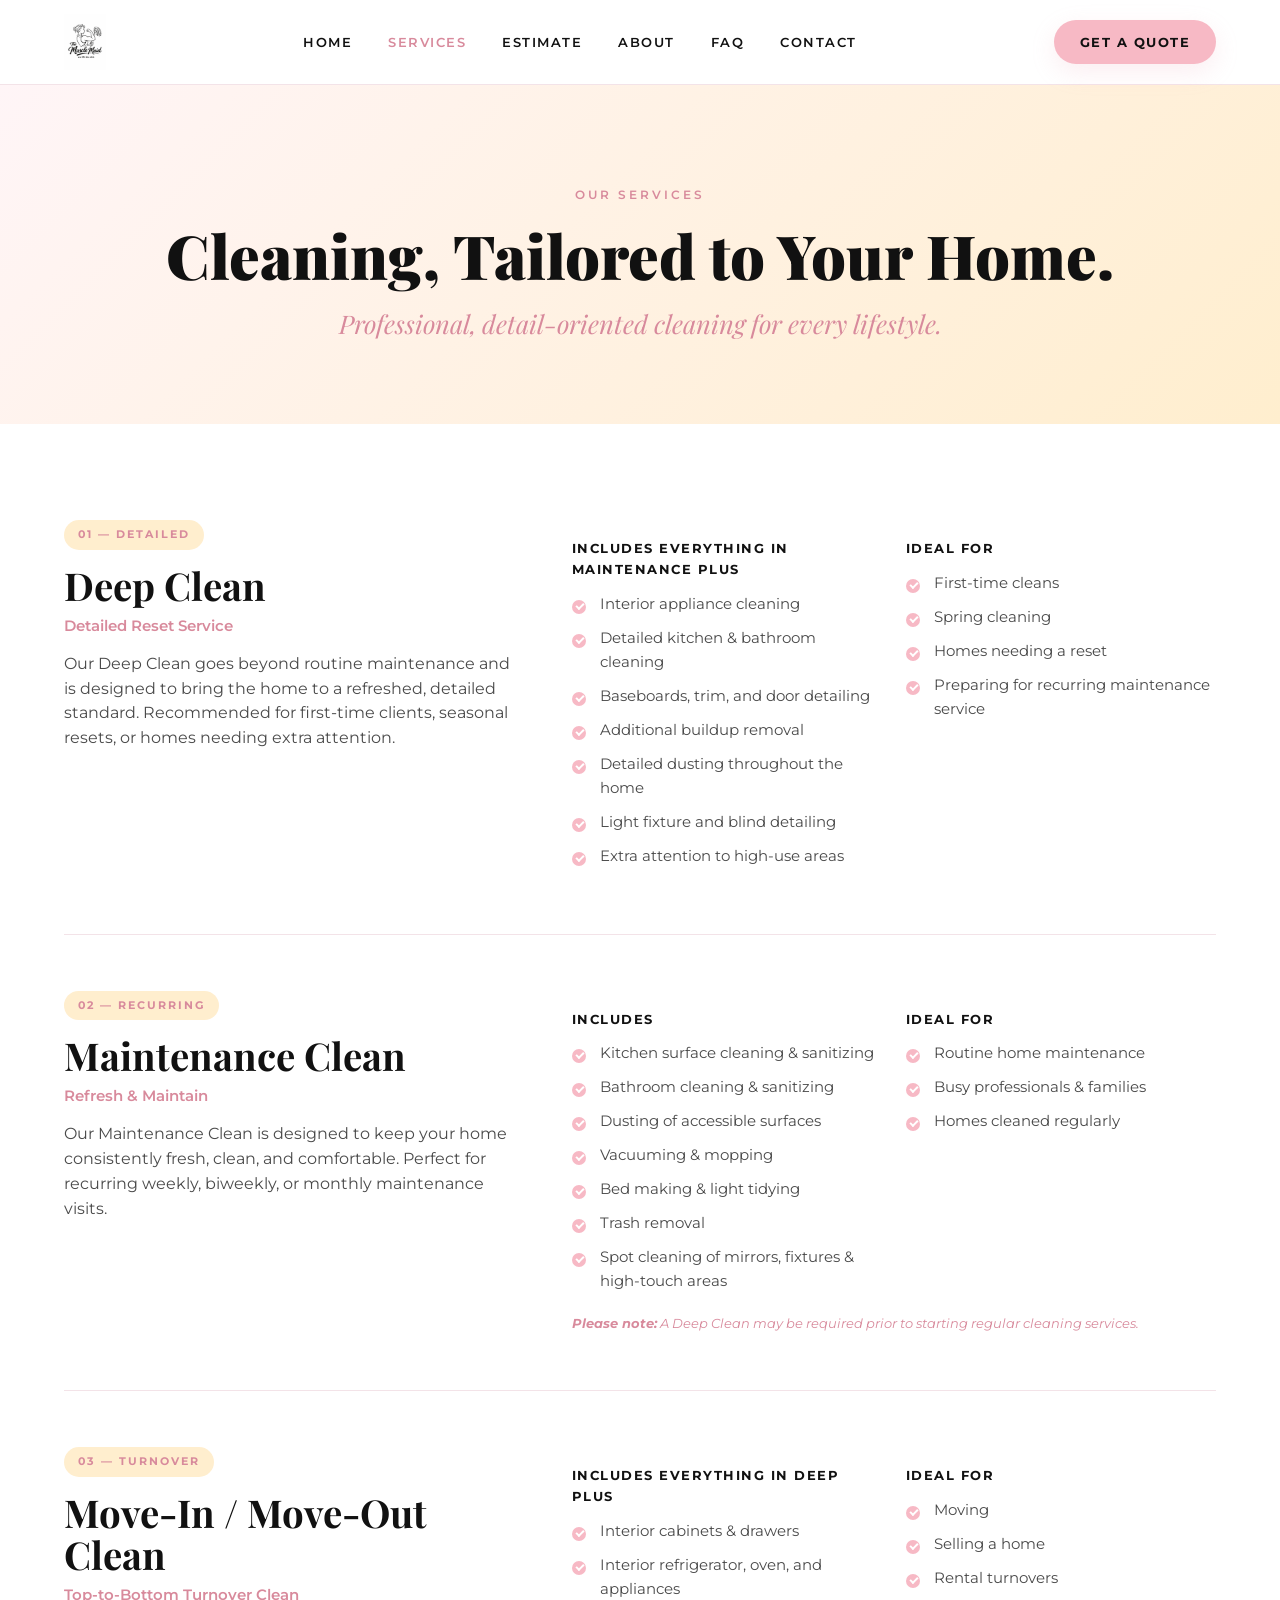
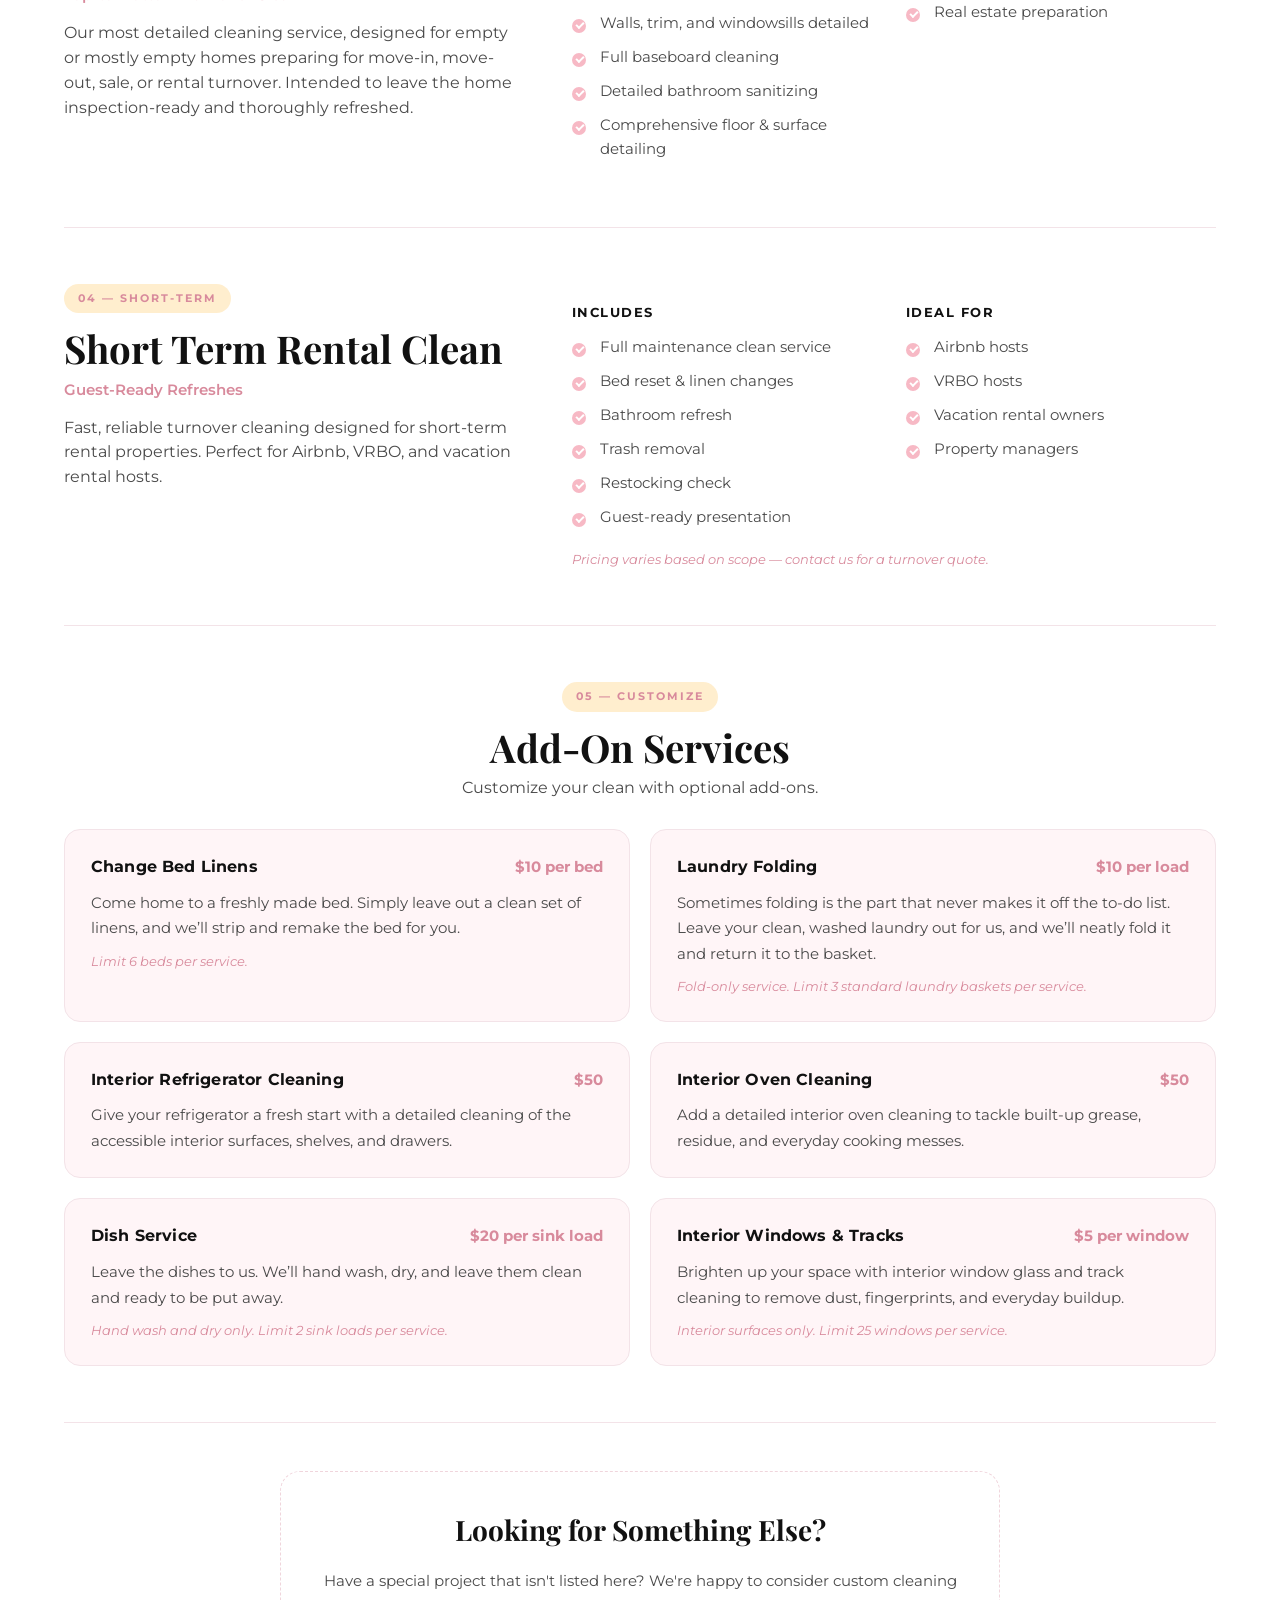
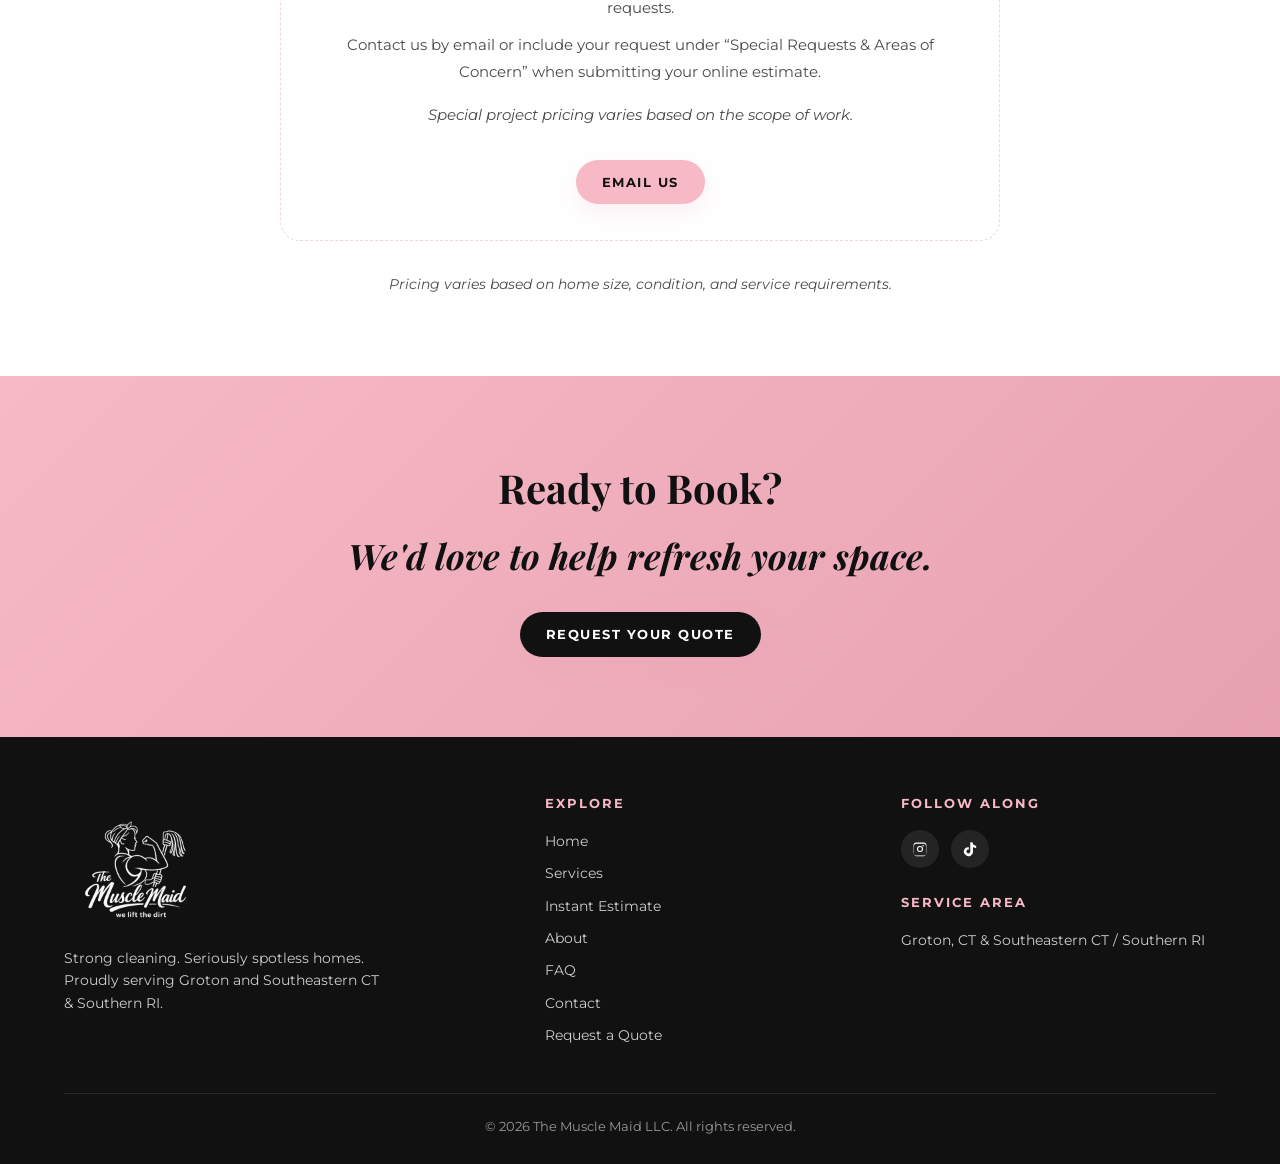
<file: services.html>
<!DOCTYPE html>
<html lang="en">
<head>
  <meta charset="UTF-8" />
  <meta name="viewport" content="width=device-width, initial-scale=1.0" />
  <title>Deep, Move-Out &amp; Airbnb Cleaning Services | The Muscle Maid</title>
  <meta name="description" content="Deep, Maintenance, Move-In/Move-Out, and short term rental, Airbnb &amp; VRBO cleaning — plus optional add-ons. Professional, detail-oriented cleaning by The Muscle Maid." />
  <link rel="canonical" href="https://themusclemaid.com/services.html" />
  <!-- Link previews (Facebook, iMessage, texts, etc.) -->
  <meta property="og:type" content="website" />
  <meta property="og:site_name" content="The Muscle Maid" />
  <meta property="og:title" content="Deep, Move-Out &amp; Airbnb Cleaning Services | The Muscle Maid" />
  <meta property="og:description" content="Deep, Maintenance, Move-In/Move-Out, and short term rental, Airbnb &amp; VRBO cleaning — plus optional add-ons. Professional, detail-oriented cleaning by The Muscle Maid." />
  <meta property="og:url" content="https://themusclemaid.com/services.html" />
  <meta property="og:image" content="https://themusclemaid.com/assets/og-image.jpg" />
  <meta property="og:image:width" content="1200" />
  <meta property="og:image:height" content="630" />
  <meta property="og:image:alt" content="Pink cleaning bucket with a The Muscle Maid towel, brush, spray bottle, and sponge" />
  <meta property="og:locale" content="en_US" />
  <meta name="twitter:card" content="summary_large_image" />
  <meta name="twitter:title" content="Deep, Move-Out &amp; Airbnb Cleaning Services | The Muscle Maid" />
  <meta name="twitter:description" content="Deep, Maintenance, Move-In/Move-Out, and short term rental, Airbnb &amp; VRBO cleaning — plus optional add-ons. Professional, detail-oriented cleaning by The Muscle Maid." />
  <meta name="twitter:image" content="https://themusclemaid.com/assets/og-image.jpg" />
  <link rel="icon" type="image/png" sizes="32x32" href="assets/favicon-32.png?v=2" />
  <link rel="icon" type="image/png" sizes="16x16" href="assets/favicon-16.png?v=2" />
  <link rel="alternate icon" href="assets/favicon.ico?v=2" />
  <link rel="apple-touch-icon" href="assets/apple-touch-icon.png?v=2" />
  <link rel="stylesheet" href="styles.css?v=5" />
</head>
<body>

  <!-- HEADER -->
  <header class="site-header">
    <div class="header-inner">
      <a href="index.html" class="brand-logo">
        <img src="assets/logo-header.png" width="126" height="168" alt="The Muscle Maid — We Lift the Dirt" />
      </a>
      <nav class="main-nav" id="main-nav" aria-label="Main menu">
        <a href="index.html">Home</a>
        <a href="services.html" class="active">Services</a>
        <a href="estimate.html">Estimate</a>
        <a href="about.html">About</a>
        <a href="faq.html">FAQ</a>
        <a href="contact.html">Contact</a>
      </nav>
      <a class="btn btn-primary header-cta" href="estimate.html">Get a Quote</a>
      <button type="button" class="nav-toggle" aria-expanded="false" aria-controls="main-nav" aria-label="Open menu">
        <span class="nav-toggle-bars" aria-hidden="true"></span>
      </button>
    </div>
  </header>

  <!-- PAGE INTRO -->
  <section class="about-hero">
    <div class="container">
      <div class="hero-eyebrow">Our Services</div>
      <h1>Cleaning, Tailored to Your Home.</h1>
      <p class="tagline">Professional, detail-oriented cleaning for every lifestyle.</p>
    </div>
  </section>

  <!-- SERVICES -->
  <section style="padding-top:40px">
    <div class="container">

      <!-- DEEP CLEAN -->
      <div class="service-block" id="deep">
        <div class="meta">
          <span class="tag">01 — Detailed</span>
          <h2>Deep Clean</h2>
          <p class="subtitle">Detailed Reset Service</p>
          <p class="description">Our Deep Clean goes beyond routine maintenance and is designed to bring the home to a refreshed, detailed standard. Recommended for first-time clients, seasonal resets, or homes needing extra attention.</p>
        </div>
        <div>
          <div class="columns">
            <div class="col">
              <h4>Includes Everything in Maintenance PLUS</h4>
              <ul class="checklist">
                <li>Interior appliance cleaning</li>
                <li>Detailed kitchen &amp; bathroom cleaning</li>
                <li>Baseboards, trim, and door detailing</li>
                <li>Additional buildup removal</li>
                <li>Detailed dusting throughout the home</li>
                <li>Light fixture and blind detailing</li>
                <li>Extra attention to high-use areas</li>
              </ul>
            </div>
            <div class="col">
              <h4>Ideal For</h4>
              <ul class="checklist">
                <li>First-time cleans</li>
                <li>Spring cleaning</li>
                <li>Homes needing a reset</li>
                <li>Preparing for recurring maintenance service</li>
              </ul>
            </div>
          </div>
        </div>
      </div>

      <!-- MAINTENANCE CLEAN -->
      <div class="service-block" id="standard">
        <div class="meta">
          <span class="tag">02 — Recurring</span>
          <h2>Maintenance Clean</h2>
          <p class="subtitle">Refresh &amp; Maintain</p>
          <p class="description">Our Maintenance Clean is designed to keep your home consistently fresh, clean, and comfortable. Perfect for recurring weekly, biweekly, or monthly maintenance visits.</p>
        </div>
        <div>
          <div class="columns">
            <div class="col">
              <h4>Includes</h4>
              <ul class="checklist">
                <li>Kitchen surface cleaning &amp; sanitizing</li>
                <li>Bathroom cleaning &amp; sanitizing</li>
                <li>Dusting of accessible surfaces</li>
                <li>Vacuuming &amp; mopping</li>
                <li>Bed making &amp; light tidying</li>
                <li>Trash removal</li>
                <li>Spot cleaning of mirrors, fixtures &amp; high-touch areas</li>
              </ul>
            </div>
            <div class="col">
              <h4>Ideal For</h4>
              <ul class="checklist">
                <li>Routine home maintenance</li>
                <li>Busy professionals &amp; families</li>
                <li>Homes cleaned regularly</li>
              </ul>
            </div>
          </div>
          <p class="addon-note"><strong>Please note:</strong> A <a href="#deep">Deep Clean</a> may be required prior to starting regular cleaning services.</p>
        </div>
      </div>

      <!-- MOVE-IN / MOVE-OUT -->
      <div class="service-block" id="move">
        <div class="meta">
          <span class="tag">03 — Turnover</span>
          <h2>Move-In / Move-Out Clean</h2>
          <p class="subtitle">Top-to-Bottom Turnover Clean</p>
          <p class="description">Our most detailed cleaning service, designed for empty or mostly empty homes preparing for move-in, move-out, sale, or rental turnover. Intended to leave the home inspection-ready and thoroughly refreshed.</p>
        </div>
        <div>
          <div class="columns">
            <div class="col">
              <h4>Includes Everything in Deep PLUS</h4>
              <ul class="checklist">
                <li>Interior cabinets &amp; drawers</li>
                <li>Interior refrigerator, oven, and appliances</li>
                <li>Walls, trim, and windowsills detailed</li>
                <li>Full baseboard cleaning</li>
                <li>Detailed bathroom sanitizing</li>
                <li>Comprehensive floor &amp; surface detailing</li>
              </ul>
            </div>
            <div class="col">
              <h4>Ideal For</h4>
              <ul class="checklist">
                <li>Moving</li>
                <li>Selling a home</li>
                <li>Rental turnovers</li>
                <li>Real estate preparation</li>
              </ul>
            </div>
          </div>
        </div>
      </div>

      <!-- AIRBNB -->
      <div class="service-block" id="airbnb">
        <div class="meta">
          <span class="tag">04 — Short-Term</span>
          <h2>Short Term Rental Clean</h2>
          <p class="subtitle">Guest-Ready Refreshes</p>
          <p class="description">Fast, reliable turnover cleaning designed for short-term rental properties. Perfect for Airbnb, VRBO, and vacation rental hosts.</p>
        </div>
        <div>
          <div class="columns">
            <div class="col">
              <h4>Includes</h4>
              <ul class="checklist">
                <li>Full maintenance clean service</li>
                <li>Bed reset &amp; linen changes</li>
                <li>Bathroom refresh</li>
                <li>Trash removal</li>
                <li>Restocking check</li>
                <li>Guest-ready presentation</li>
              </ul>
            </div>
            <div class="col">
              <h4>Ideal For</h4>
              <ul class="checklist">
                <li>Airbnb hosts</li>
                <li>VRBO hosts</li>
                <li>Vacation rental owners</li>
                <li>Property managers</li>
              </ul>
            </div>
          </div>
          <p class="addon-note">Pricing varies based on scope &mdash; <a href="mailto:themusclemaidllc@gmail.com">contact us</a> for a turnover quote.</p>
        </div>
      </div>

      <!-- ADD-ONS -->
      <div class="service-block" id="addons" style="display:block">
        <div class="meta" style="text-align:center; margin-bottom:24px">
          <span class="tag">05 — Customize</span>
          <h2>Add-On Services</h2>
          <p class="description" style="max-width:640px; margin:8px auto 0">Customize your clean with optional add-ons.</p>
        </div>
        <div class="addon-cards">
          <div class="addon-card">
            <div class="addon-card-head">
              <h4>Change Bed Linens</h4>
              <span class="addon-price">$10 per bed</span>
            </div>
            <p class="addon-desc">Come home to a freshly made bed. Simply leave out a clean set of linens, and we’ll strip and remake the bed for you.</p>
            <p class="addon-note">Limit 6 beds per service.</p>
          </div>
          <div class="addon-card">
            <div class="addon-card-head">
              <h4>Laundry Folding</h4>
              <span class="addon-price">$10 per load</span>
            </div>
            <p class="addon-desc">Sometimes folding is the part that never makes it off the to-do list. Leave your clean, washed laundry out for us, and we’ll neatly fold it and return it to the basket.</p>
            <p class="addon-note">Fold-only service. Limit 3 standard laundry baskets per service.</p>
          </div>
          <div class="addon-card">
            <div class="addon-card-head">
              <h4>Interior Refrigerator Cleaning</h4>
              <span class="addon-price">$50</span>
            </div>
            <p class="addon-desc">Give your refrigerator a fresh start with a detailed cleaning of the accessible interior surfaces, shelves, and drawers.</p>
          </div>
          <div class="addon-card">
            <div class="addon-card-head">
              <h4>Interior Oven Cleaning</h4>
              <span class="addon-price">$50</span>
            </div>
            <p class="addon-desc">Add a detailed interior oven cleaning to tackle built-up grease, residue, and everyday cooking messes.</p>
          </div>
          <div class="addon-card">
            <div class="addon-card-head">
              <h4>Dish Service</h4>
              <span class="addon-price">$20 per sink load</span>
            </div>
            <p class="addon-desc">Leave the dishes to us. We’ll hand wash, dry, and leave them clean and ready to be put away.</p>
            <p class="addon-note">Hand wash and dry only. Limit 2 sink loads per service.</p>
          </div>
          <div class="addon-card">
            <div class="addon-card-head">
              <h4>Interior Windows &amp; Tracks</h4>
              <span class="addon-price">$5 per window</span>
            </div>
            <p class="addon-desc">Brighten up your space with interior window glass and track cleaning to remove dust, fingerprints, and everyday buildup.</p>
            <p class="addon-note">Interior surfaces only. Limit 25 windows per service.</p>
          </div>
        </div>
      </div>

      <!-- CUSTOM REQUESTS -->
      <div class="custom-request">
        <h3>Looking for Something Else?</h3>
        <p>Have a special project that isn't listed here? We're happy to consider custom cleaning requests.</p>
        <p>Contact us by email or include your request under &ldquo;Special Requests &amp; Areas of Concern&rdquo; when submitting your online estimate.</p>
        <p class="addon-note">Special project pricing varies based on the scope of work.</p>
        <a class="btn btn-primary" href="mailto:themusclemaidllc@gmail.com" style="margin-top:22px">Email Us</a>
      </div>

      <p class="price-disclaimer">Pricing varies based on home size, condition, and service requirements.</p>

    </div>
  </section>

  <!-- CTA BAND -->
  <section class="cta-band">
    <h2>Ready to Book?</h2>
    <p class="script">We'd love to help refresh your space.</p>
    <a class="btn btn-primary" href="estimate.html">Request Your Quote</a>
  </section>

  <!-- FOOTER -->
  <footer class="site-footer">
    <div class="container">
      <div class="footer-grid">
        <div class="brand-block">
          <img src="assets/logo-footer.png" width="420" height="420" loading="lazy" alt="The Muscle Maid" />
          <p>Strong cleaning. Seriously spotless homes. Proudly serving Groton and Southeastern CT & Southern RI.</p>
        </div>
        <div>
          <h5>Explore</h5>
          <ul>
            <li><a href="index.html">Home</a></li>
            <li><a href="services.html">Services</a></li>
            <li><a href="estimate.html">Instant Estimate</a></li>
            <li><a href="about.html">About</a></li>
            <li><a href="faq.html">FAQ</a></li>
            <li><a href="contact.html">Contact</a></li>
            <li><a href="estimate.html">Request a Quote</a></li>
          </ul>
        </div>
        <div>
          <h5>Follow Along</h5>
          <div class="social-row">
            <a href="https://www.instagram.com/themusclemaidllc/" target="_blank" rel="noopener" aria-label="Instagram">
              <svg viewBox="0 0 24 24" xmlns="http://www.w3.org/2000/svg"><path d="M12 2.16c3.2 0 3.58.01 4.85.07 1.17.05 1.8.25 2.23.41.56.22.96.48 1.38.9.42.42.68.82.9 1.38.16.42.36 1.06.41 2.23.06 1.27.07 1.65.07 4.85s-.01 3.58-.07 4.85c-.05 1.17-.25 1.8-.41 2.23-.22.56-.48.96-.9 1.38-.42.42-.82.68-1.38.9-.42.16-1.06.36-2.23.41-1.27.06-1.65.07-4.85.07s-3.58-.01-4.85-.07c-1.17-.05-1.8-.25-2.23-.41a3.7 3.7 0 0 1-1.38-.9 3.7 3.7 0 0 1-.9-1.38c-.16-.42-.36-1.06-.41-2.23C2.17 15.58 2.16 15.2 2.16 12s.01-3.58.07-4.85c.05-1.17.25-1.8.41-2.23.22-.56.48-.96.9-1.38.42-.42.82-.68 1.38-.9.42-.16 1.06-.36 2.23-.41C8.42 2.17 8.8 2.16 12 2.16zm0 1.95c-3.14 0-3.5.01-4.74.07-1.07.05-1.65.23-2.04.38-.51.2-.88.44-1.27.83-.39.39-.63.76-.83 1.27-.15.39-.33.97-.38 2.04-.06 1.24-.07 1.6-.07 4.74s.01 3.5.07 4.74c.05 1.07.23 1.65.38 2.04.2.51.44.88.83 1.27.39.39.76.63 1.27.83.39.15.97.33 2.04.38 1.24.06 1.6.07 4.74.07s3.5-.01 4.74-.07c1.07-.05 1.65-.23 2.04-.38.51-.2.88-.44 1.27-.83.39-.39.63-.76.83-1.27.15-.39.33-.97.38-2.04.06-1.24.07-1.6.07-4.74s-.01-3.5-.07-4.74c-.05-1.07-.23-1.65-.38-2.04a3.4 3.4 0 0 0-.83-1.27 3.4 3.4 0 0 0-1.27-.83c-.39-.15-.97-.33-2.04-.38-1.24-.06-1.6-.07-4.74-.07zm0 3.32a4.57 4.57 0 1 1 0 9.14 4.57 4.57 0 0 1 0-9.14zm0 7.54a2.97 2.97 0 1 0 0-5.94 2.97 2.97 0 0 0 0 5.94zm5.83-7.72a1.07 1.07 0 1 1-2.14 0 1.07 1.07 0 0 1 2.14 0z"/></svg>
            </a>
            <a href="https://www.tiktok.com/@the.muscle.maid" target="_blank" rel="noopener" aria-label="TikTok">
              <svg viewBox="0 0 24 24" xmlns="http://www.w3.org/2000/svg"><path d="M19.59 6.69a4.83 4.83 0 0 1-3.77-4.25V2h-3.45v13.67a2.89 2.89 0 0 1-5.2 1.74 2.89 2.89 0 0 1 2.31-4.64c.28 0 .56.04.82.12V9.4a6.36 6.36 0 0 0-1-.08A6.34 6.34 0 0 0 5.6 20.93a6.34 6.34 0 0 0 10.86-4.48v-7.4a8.18 8.18 0 0 0 4.77 1.52V7.13a4.85 4.85 0 0 1-1.64-.44z"/></svg>
            </a>
          </div>
          <h5 style="margin-top:24px">Service Area</h5>
          <ul><li><a href="contact.html#service-area">Groton, CT &amp; Southeastern CT / Southern RI</a></li></ul>
        </div>
      </div>
      <div class="footer-bottom">© 2026 The Muscle Maid LLC. All rights reserved.</div>
    </div>
  </footer>

  <script src="nav.js" defer></script>
</body>
</html>
</file>
<file: styles.css>
/* The Muscle Maid — Brand Stylesheet
   Colors: Soft Blush #FFEECE, Maid Pink #F7B9C5, Rose Dust #E7A1B1, Clean Black #111111, Clean White #FFFFFF
   Fonts: Playfair Display (logo/display), Montserrat (headings/body)
*/

@import url('https://fonts.googleapis.com/css2?family=Playfair+Display:wght@700;900&family=Montserrat:wght@400;500;600;700&display=swap');

:root {
  --soft-blush: #FFEECE;
  --maid-pink: #F7B9C5;
  --rose-dust: #E7A1B1;
  --rose-deep: #D88A9C;
  --clean-black: #111111;
  --clean-white: #FFFFFF;
  --text-muted: #4a4a4a;
  --bg-light-pink: #FFF5F7;
  --shadow-soft: 0 8px 24px rgba(231, 161, 177, 0.18);
}

* { box-sizing: border-box; margin: 0; padding: 0; }

html { scroll-behavior: smooth; }

body {
  font-family: 'Montserrat', sans-serif;
  font-weight: 400;
  color: var(--clean-black);
  background: var(--clean-white);
  line-height: 1.6;
  -webkit-font-smoothing: antialiased;
}

a { color: inherit; text-decoration: none; }

img { max-width: 100%; display: block; }

.container { max-width: 1200px; margin: 0 auto; padding: 0 24px; }

/* ===== HEADER ===== */
.site-header {
  background: var(--clean-white);
  border-bottom: 1px solid #f3e3e8;
  position: sticky;
  top: 0;
  z-index: 100;
}

.header-inner {
  display: flex;
  align-items: center;
  justify-content: space-between;
  padding: 14px 24px;
  max-width: 1200px;
  margin: 0 auto;
}

.brand-logo img { height: 56px; width: auto; }

.main-nav {
  display: flex;
  gap: 36px;
  align-items: center;
}

.main-nav a {
  font-family: 'Montserrat', sans-serif;
  font-weight: 600;
  font-size: 13px;
  letter-spacing: 1.5px;
  text-transform: uppercase;
  color: var(--clean-black);
  transition: color 0.2s;
}

.main-nav a:hover,
.main-nav a.active {
  color: var(--rose-deep);
}

.btn {
  display: inline-block;
  font-family: 'Montserrat', sans-serif;
  font-weight: 700;
  font-size: 13px;
  letter-spacing: 1.5px;
  text-transform: uppercase;
  padding: 12px 26px;
  border-radius: 999px;
  border: none;
  cursor: pointer;
  transition: transform 0.15s, box-shadow 0.15s, background 0.2s;
}

.btn-primary {
  background: var(--maid-pink);
  color: var(--clean-black);
  box-shadow: var(--shadow-soft);
}

.btn-primary:hover {
  background: var(--rose-dust);
  transform: translateY(-1px);
}

.btn-outline {
  background: transparent;
  color: var(--clean-black);
  border: 2px solid var(--clean-black);
}

.btn-outline:hover {
  background: var(--clean-black);
  color: var(--clean-white);
}

/* ===== HERO ===== */
.hero {
  background: linear-gradient(135deg, var(--bg-light-pink) 0%, var(--soft-blush) 100%);
  padding: 80px 0 100px;
  overflow: hidden;
}

.hero-grid {
  display: grid;
  grid-template-columns: 1.1fr 1fr;
  gap: 48px;
  align-items: center;
}

.hero-eyebrow {
  font-family: 'Montserrat', sans-serif;
  font-weight: 600;
  font-size: 12px;
  letter-spacing: 3px;
  text-transform: uppercase;
  color: var(--rose-deep);
  margin-bottom: 18px;
}

.hero h1 {
  font-family: 'Playfair Display', serif;
  font-weight: 900;
  font-size: clamp(2.4rem, 5vw, 4rem);
  line-height: 1.05;
  letter-spacing: -0.5px;
  margin-bottom: 12px;
}

.hero h1 .accent {
  font-style: italic;
  color: var(--rose-deep);
  font-weight: 700;
}

.hero p.lead {
  font-size: 17px;
  color: var(--text-muted);
  margin: 18px 0 32px;
  max-width: 520px;
}

.hero-cta {
  display: flex;
  gap: 14px;
  flex-wrap: wrap;
}

.hero-image-wrap {
  position: relative;
  border-radius: 24px;
  overflow: hidden;
  box-shadow: 0 24px 60px rgba(216, 138, 156, 0.28);
}

.hero-image-wrap img {
  width: 100%;
  height: 100%;
  object-fit: cover;
}

/* ===== SECTION BASICS ===== */
section { padding: 80px 0; }

.section-heading {
  text-align: center;
  margin-bottom: 56px;
}

.section-heading .eyebrow {
  font-family: 'Montserrat', sans-serif;
  font-weight: 600;
  font-size: 12px;
  letter-spacing: 3px;
  text-transform: uppercase;
  color: var(--rose-deep);
  margin-bottom: 14px;
}

.section-heading h2 {
  font-family: 'Playfair Display', serif;
  font-weight: 700;
  font-size: clamp(1.8rem, 3.6vw, 2.6rem);
  line-height: 1.15;
  margin-bottom: 12px;
}

.section-heading p {
  color: var(--text-muted);
  max-width: 640px;
  margin: 0 auto;
}

/* ===== SERVICE CARDS (Home) ===== */
.service-grid {
  display: grid;
  grid-template-columns: repeat(3, 1fr);
  gap: 28px;
}

.service-card {
  background: var(--clean-white);
  border: 1px solid #f3e3e8;
  border-radius: 18px;
  padding: 36px 28px;
  text-align: center;
  transition: transform 0.2s, box-shadow 0.2s;
}

.service-card:hover {
  transform: translateY(-4px);
  box-shadow: var(--shadow-soft);
}

.service-card .icon {
  width: 64px;
  height: 64px;
  margin: 0 auto 18px;
  background: var(--soft-blush);
  border-radius: 50%;
  display: flex;
  align-items: center;
  justify-content: center;
  font-size: 26px;
}

.service-card h3 {
  font-family: 'Playfair Display', serif;
  font-weight: 700;
  font-size: 22px;
  margin-bottom: 10px;
}

.service-card p {
  color: var(--text-muted);
  font-size: 15px;
  margin-bottom: 18px;
}

.service-card .learn {
  font-weight: 600;
  font-size: 13px;
  letter-spacing: 1.5px;
  text-transform: uppercase;
  color: var(--rose-deep);
  border-bottom: 2px solid var(--maid-pink);
  padding-bottom: 2px;
}

/* ===== FEATURE STRIP ===== */
.features {
  background: var(--clean-white);
}

.services-band {
  background: var(--bg-light-pink);
}

.features-grid {
  display: grid;
  grid-template-columns: repeat(4, 1fr);
  gap: 32px;
}

.feature {
  text-align: center;
}

.feature .icon {
  width: 56px;
  height: 56px;
  background: var(--bg-light-pink);
  border-radius: 50%;
  display: flex;
  align-items: center;
  justify-content: center;
  font-size: 24px;
  margin: 0 auto 14px;
  box-shadow: var(--shadow-soft);
}

.feature h4 {
  font-family: 'Montserrat', sans-serif;
  font-weight: 700;
  font-size: 14px;
  letter-spacing: 1px;
  text-transform: uppercase;
  margin-bottom: 8px;
}

.feature p {
  color: var(--text-muted);
  font-size: 14px;
}

/* ===== HOW IT WORKS ===== */
.steps {
  display: grid;
  grid-template-columns: repeat(3, 1fr);
  gap: 36px;
}

.step {
  text-align: center;
  padding: 0 12px;
}

.step .num {
  width: 52px;
  height: 52px;
  background: var(--maid-pink);
  color: var(--clean-black);
  border-radius: 50%;
  display: flex;
  align-items: center;
  justify-content: center;
  font-family: 'Playfair Display', serif;
  font-weight: 700;
  font-size: 22px;
  margin: 0 auto 16px;
}

.step h4 {
  font-family: 'Playfair Display', serif;
  font-weight: 700;
  font-size: 20px;
  margin-bottom: 8px;
}

.step p {
  color: var(--text-muted);
  font-size: 15px;
}

/* ===== CTA BAND ===== */
.cta-band {
  background: linear-gradient(135deg, var(--maid-pink) 0%, var(--rose-dust) 100%);
  text-align: center;
  padding: 80px 24px;
}

.cta-band h2 {
  font-family: 'Playfair Display', serif;
  font-weight: 700;
  font-size: clamp(1.8rem, 3.6vw, 2.5rem);
  margin-bottom: 8px;
}

.cta-band .script {
  font-family: 'Playfair Display', serif;
  font-style: italic;
  font-weight: 700;
  font-size: clamp(1.6rem, 3.2vw, 2.2rem);
  margin-bottom: 28px;
  color: var(--clean-black);
}

.cta-band .btn-primary {
  background: var(--clean-black);
  color: var(--clean-white);
}

.cta-band .btn-primary:hover {
  background: var(--clean-white);
  color: var(--clean-black);
}

/* ===== SERVICES PAGE BIG BLOCKS ===== */
.service-block {
  display: grid;
  grid-template-columns: 1fr 1.4fr;
  gap: 48px;
  align-items: flex-start;
  padding: 56px 0;
  border-bottom: 1px solid #f3e3e8;
}

.service-block:last-of-type { border-bottom: none; }

.service-block.reverse { direction: rtl; }
.service-block.reverse > * { direction: ltr; }

.service-block .meta .tag {
  display: inline-block;
  background: var(--soft-blush);
  color: var(--rose-deep);
  font-weight: 700;
  font-size: 11px;
  letter-spacing: 2px;
  text-transform: uppercase;
  padding: 6px 14px;
  border-radius: 999px;
  margin-bottom: 14px;
}

.service-block h2 {
  font-family: 'Playfair Display', serif;
  font-weight: 700;
  font-size: clamp(1.8rem, 3.4vw, 2.4rem);
  line-height: 1.1;
  margin-bottom: 8px;
}

.service-block .subtitle {
  font-family: 'Montserrat', sans-serif;
  font-weight: 600;
  font-size: 15px;
  color: var(--rose-deep);
  margin-bottom: 14px;
}

.service-block .description {
  color: var(--text-muted);
  font-size: 15.5px;
  margin-bottom: 22px;
}

.service-block .col h4 {
  font-family: 'Montserrat', sans-serif;
  font-weight: 700;
  font-size: 13px;
  letter-spacing: 1.5px;
  text-transform: uppercase;
  margin: 18px 0 12px;
}

.service-block ul.checklist {
  list-style: none;
  padding: 0;
}

.service-block ul.checklist li {
  position: relative;
  padding-left: 28px;
  margin-bottom: 10px;
  color: var(--text-muted);
  font-size: 15px;
}

.service-block ul.checklist li::before {
  content: '';
  position: absolute;
  left: 0;
  top: 8px;
  width: 14px;
  height: 14px;
  border-radius: 50%;
  background: var(--maid-pink);
}

.service-block ul.checklist li::after {
  content: '';
  position: absolute;
  left: 4px;
  top: 11px;
  width: 6px;
  height: 3px;
  border-left: 2px solid var(--clean-white);
  border-bottom: 2px solid var(--clean-white);
  transform: rotate(-45deg);
}

.service-block .columns {
  display: grid;
  grid-template-columns: 1fr 1fr;
  gap: 24px;
}

/* Add-ons grid */
.addons {
  display: grid;
  grid-template-columns: repeat(3, 1fr);
  gap: 14px;
  margin-top: 28px;
}

.addons .pill {
  background: var(--bg-light-pink);
  border: 1px solid #f3e3e8;
  padding: 14px 18px;
  border-radius: 12px;
  font-size: 14.5px;
  font-weight: 500;
  display: flex;
  align-items: center;
  gap: 10px;
}

.addons .pill::before {
  content: '✦';
  color: var(--rose-deep);
  font-size: 14px;
}

/* ===== ABOUT PAGE ===== */
.about-hero {
  background: linear-gradient(135deg, var(--bg-light-pink) 0%, var(--soft-blush) 100%);
  padding: 100px 0 80px;
  text-align: center;
}

.about-hero h1 {
  font-family: 'Playfair Display', serif;
  font-weight: 900;
  font-size: clamp(2.4rem, 5vw, 3.8rem);
  line-height: 1.1;
  margin-bottom: 14px;
}

.about-hero .tagline {
  font-family: 'Playfair Display', serif;
  font-style: italic;
  font-size: clamp(1.2rem, 2.4vw, 1.6rem);
  color: var(--rose-deep);
}

.about-row {
  display: flex;
  align-items: flex-start;
  gap: 48px;
  margin: 0 auto 24px;
}

.about-content {
  flex: 1 1 0;
  font-size: 17px;
  color: var(--text-muted);
}

.about-content p {
  margin-bottom: 22px;
  line-height: 1.8;
}

.about-content p strong {
  color: var(--clean-black);
}

.about-content .signoff {
  font-family: 'Playfair Display', serif;
  font-style: italic;
  font-size: 24px;
  color: var(--clean-black);
  text-align: center;
  margin-top: 36px;
}

.about-image {
  order: -1;
  flex: 0 0 42%;
  max-width: 42%;
  position: sticky;
  top: 32px;
  border-radius: 24px;
  overflow: hidden;
  box-shadow: 0 24px 60px rgba(216, 138, 156, 0.28);
}

.about-image img {
  display: block;
  width: 100%;
  height: auto;
}

.values-grid {
  display: grid;
  grid-template-columns: repeat(4, 1fr);
  gap: 24px;
  margin-top: 48px;
}

.value-card {
  background: var(--bg-light-pink);
  padding: 28px 20px;
  border-radius: 16px;
  text-align: center;
}

.value-card h4 {
  font-family: 'Playfair Display', serif;
  font-weight: 700;
  font-size: 20px;
  color: var(--rose-deep);
  margin-bottom: 8px;
}

.value-card p {
  font-size: 14px;
  color: var(--text-muted);
}

/* ===== FOOTER ===== */
.site-footer {
  background: var(--clean-black);
  color: var(--clean-white);
  padding: 56px 0 28px;
}

.footer-grid {
  display: grid;
  grid-template-columns: 1.4fr 1fr 1fr;
  gap: 40px;
  margin-bottom: 36px;
}

.site-footer .brand-block img {
  height: 140px;
  width: auto;
  margin-bottom: 14px;
}

.site-footer .brand-block p {
  color: #cccccc;
  font-size: 14px;
  max-width: 320px;
}

.site-footer h5 {
  font-family: 'Montserrat', sans-serif;
  font-weight: 700;
  font-size: 13px;
  letter-spacing: 2px;
  text-transform: uppercase;
  margin-bottom: 16px;
  color: var(--maid-pink);
}

.site-footer ul { list-style: none; padding: 0; }
.site-footer ul li { margin-bottom: 10px; font-size: 14px; color: #cccccc; }
.site-footer ul li a { color: #cccccc; transition: color 0.2s; }
.site-footer ul li a:hover { color: var(--maid-pink); }

.social-row {
  display: flex;
  gap: 12px;
  margin-top: 12px;
}

.social-row a {
  width: 38px;
  height: 38px;
  background: rgba(255, 255, 255, 0.08);
  border-radius: 50%;
  display: flex;
  align-items: center;
  justify-content: center;
  transition: background 0.2s;
}

.social-row a:hover {
  background: var(--maid-pink);
}

.social-row svg {
  width: 16px;
  height: 16px;
  fill: var(--clean-white);
}

.social-row a:hover svg { fill: var(--clean-black); }

.footer-bottom {
  border-top: 1px solid rgba(255,255,255,0.1);
  padding-top: 22px;
  text-align: center;
  font-size: 13px;
  color: #999;
}

/* ===== RESPONSIVE ===== */
/* Pricing */
.service-block .price {
  display: inline-block;
  font-family: 'Montserrat', sans-serif;
  font-weight: 700;
  font-size: 17px;
  color: var(--rose-deep);
  background: var(--bg-light-pink);
  border: 1px solid #f3e3e8;
  padding: 8px 16px;
  border-radius: 999px;
  margin-bottom: 18px;
}

/* Airbnb tier pricing table */
.price-tiers {
  list-style: none;
  padding: 0;
  margin: 0 0 4px;
}

.price-tiers li {
  display: flex;
  justify-content: space-between;
  align-items: baseline;
  gap: 16px;
  padding: 10px 0;
  border-bottom: 1px dashed #f3e3e8;
  color: var(--text-muted);
  font-size: 15px;
}

.price-tiers li:last-child { border-bottom: none; }

.price-tiers .amount {
  font-family: 'Montserrat', sans-serif;
  font-weight: 700;
  color: var(--rose-deep);
  white-space: nowrap;
}

/* Add-ons with pricing */
.addons.priced { grid-template-columns: 1fr 1fr; }

.addons .pill .addon-name { flex: 1; }

.addons .pill .addon-price {
  font-family: 'Montserrat', sans-serif;
  font-weight: 700;
  color: var(--rose-deep);
  white-space: nowrap;
}

/* Pricing disclaimer */
.price-disclaimer {
  max-width: 680px;
  margin: 32px auto 0;
  text-align: center;
  font-size: 14px;
  font-style: italic;
  color: var(--text-muted);
}


/* Add-on cards */
.addon-cards {
  display: grid;
  grid-template-columns: repeat(2, 1fr);
  gap: 20px;
  margin-top: 28px;
}

.addon-card {
  background: var(--bg-light-pink);
  border: 1px solid #f3e3e8;
  border-radius: 16px;
  padding: 24px 26px;
}

.addon-card-head {
  display: flex;
  justify-content: space-between;
  align-items: baseline;
  gap: 16px;
  margin-bottom: 10px;
}

.addon-card-head h4 {
  font-family: 'Montserrat', sans-serif;
  font-weight: 700;
  font-size: 16px;
  letter-spacing: 0.01em;
  color: var(--clean-black);
  text-transform: none;
}

.addon-card-head .addon-price {
  font-family: 'Montserrat', sans-serif;
  font-weight: 700;
  font-size: 15px;
  color: var(--rose-deep);
  white-space: nowrap;
}

.addon-desc {
  font-size: 15px;
  line-height: 1.7;
  color: var(--text-muted);
}

.addon-note {
  margin-top: 10px;
  font-size: 13px;
  font-style: italic;
  color: var(--rose-deep);
}

/* Custom request block */
.custom-request {
  margin-top: 48px;
  text-align: center;
  max-width: 720px;
  margin-left: auto;
  margin-right: auto;
  padding: 36px 32px;
  border: 1px dashed #f0d5dc;
  border-radius: 20px;
}

.custom-request h3 {
  font-family: 'Playfair Display', serif;
  font-weight: 700;
  font-size: 28px;
  margin-bottom: 14px;
}

.custom-request p {
  font-size: 15px;
  line-height: 1.8;
  color: var(--text-muted);
  margin-bottom: 10px;
}

.custom-request .addon-note {
  margin-top: 16px;
}

@media (max-width: 900px) {
  .hero-grid,
  .service-grid,
  .features-grid,
  .steps,
  .service-block,
  .footer-grid,
  .values-grid,
  .addons,
  .addon-cards {
    grid-template-columns: 1fr;
  }
  .service-block .columns { grid-template-columns: 1fr; }
  .main-nav { display: none; }
  .hero { padding: 60px 0; }
  section { padding: 56px 0; }
  .about-row { flex-direction: column; gap: 32px; }
  .about-image {
    flex-basis: auto;
    max-width: 100%;
    position: static;
    margin: 0 auto;
  }
}

/* ===== FAQ PAGE ===== */
.faq-intro {
  color: var(--text-muted);
  font-size: 17px;
  max-width: 620px;
  margin: 0 auto;
}

.faq-section { padding-top: 64px; }

.faq-wrap { max-width: 860px; }

.faq-group + .faq-group { margin-top: 56px; }

.faq-cat {
  font-family: 'Playfair Display', serif;
  font-weight: 700;
  font-size: clamp(1.4rem, 2.6vw, 1.8rem);
  line-height: 1.2;
  padding-bottom: 14px;
  margin-bottom: 4px;
  border-bottom: 2px solid var(--maid-pink);
}

.faq-item { border-bottom: 1px solid #f3e3e8; }

.faq-q { margin: 0; font-size: inherit; }

.faq-toggle {
  display: flex;
  align-items: center;
  justify-content: space-between;
  gap: 20px;
  width: 100%;
  padding: 22px 4px;
  background: none;
  border: none;
  text-align: left;
  cursor: pointer;
  font-family: 'Montserrat', sans-serif;
  font-weight: 600;
  font-size: 16px;
  line-height: 1.45;
  color: var(--clean-black);
  transition: color 0.2s;
}

.faq-toggle:hover,
.faq-item.is-open .faq-toggle { color: var(--rose-deep); }

.faq-toggle:focus-visible {
  outline: 2px solid var(--rose-deep);
  outline-offset: 3px;
  border-radius: 8px;
}

/* plus / minus icon */
.faq-icon {
  position: relative;
  flex: 0 0 30px;
  width: 30px;
  height: 30px;
  border-radius: 50%;
  background: var(--bg-light-pink);
  transition: background 0.2s;
}
.faq-icon::before,
.faq-icon::after {
  content: '';
  position: absolute;
  top: 50%;
  left: 50%;
  width: 12px;
  height: 2px;
  margin: -1px 0 0 -6px;
  border-radius: 2px;
  background: var(--rose-deep);
  transition: transform 0.25s ease;
}
.faq-icon::after { transform: rotate(90deg); }
.faq-item.is-open .faq-icon { background: var(--maid-pink); }
.faq-item.is-open .faq-icon::after { transform: rotate(0deg); }

/* answer panel: animates its height open/closed */
.faq-a {
  display: grid;
  grid-template-rows: 0fr;
  transition: grid-template-rows 0.25s ease;
}
.faq-a.is-open { grid-template-rows: 1fr; }
.faq-a-inner { overflow: hidden; }
.faq-a-inner p {
  color: var(--text-muted);
  font-size: 15.5px;
  line-height: 1.7;
  padding: 0 52px 0 4px;
}
.faq-a-inner p:first-child { padding-top: 0; }
.faq-a-inner p + p { margin-top: 12px; }
.faq-a-inner p:last-child { padding-bottom: 24px; }
.faq-a-inner a {
  color: var(--rose-deep);
  font-weight: 600;
  border-bottom: 1px solid var(--maid-pink);
}
.faq-a-inner a:hover { border-bottom-color: var(--rose-deep); }

/* bottom call to action */
.faq-cta-text {
  max-width: 560px;
  margin: 6px auto 26px;
  font-size: 16px;
}
.faq-cta-buttons {
  display: flex;
  gap: 14px;
  justify-content: center;
  flex-wrap: wrap;
}

@media (max-width: 600px) {
  .faq-toggle { font-size: 15px; padding: 18px 2px; }
  .faq-a-inner p { padding-right: 8px; }
  .faq-group + .faq-group { margin-top: 44px; }
}

@media (prefers-reduced-motion: reduce) {
  .faq-a, .faq-icon::before, .faq-icon::after, .faq-toggle { transition: none; }
}

/* ===== PHONE / TABLET MENU ===== */
.nav-toggle { display: none; }

@media (max-width: 900px) {
  .header-cta { margin-left: auto; }

  .nav-toggle {
    display: inline-flex;
    align-items: center;
    justify-content: center;
    width: 46px;
    height: 46px;
    margin-left: 10px;
    padding: 0;
    background: var(--bg-light-pink);
    border: none;
    border-radius: 50%;
    cursor: pointer;
    transition: background 0.2s;
  }
  .nav-toggle:hover { background: var(--soft-blush); }
  .nav-toggle:focus-visible { outline: 2px solid var(--rose-deep); outline-offset: 3px; }

  /* three bars that turn into an X */
  .nav-toggle-bars,
  .nav-toggle-bars::before,
  .nav-toggle-bars::after {
    display: block;
    width: 20px;
    height: 2px;
    border-radius: 2px;
    background: var(--clean-black);
    transition: transform 0.2s ease, background 0.2s;
  }
  .nav-toggle-bars { position: relative; }
  .nav-toggle-bars::before,
  .nav-toggle-bars::after { content: ''; position: absolute; left: 0; }
  .nav-toggle-bars::before { top: -6px; }
  .nav-toggle-bars::after { top: 6px; }
  .nav-open .nav-toggle-bars { background: transparent; }
  .nav-open .nav-toggle-bars::before { transform: translateY(6px) rotate(45deg); }
  .nav-open .nav-toggle-bars::after { transform: translateY(-6px) rotate(-45deg); }

  /* the dropdown panel */
  .site-header.nav-open .main-nav {
    display: flex;
    flex-direction: column;
    align-items: stretch;
    gap: 0;
    position: absolute;
    top: 100%;
    left: 0;
    right: 0;
    background: var(--clean-white);
    border-bottom: 1px solid #f3e3e8;
    box-shadow: 0 16px 28px rgba(216, 138, 156, 0.18);
    padding: 6px 0 10px;
  }
  .site-header.nav-open .main-nav a {
    padding: 15px 24px;
    font-size: 14px;
  }
  .site-header.nav-open .main-nav a + a { border-top: 1px solid #f7ecef; }
}

@media (max-width: 380px) {
  .header-cta { padding: 10px 16px; font-size: 12px; letter-spacing: 1px; }
}

@media (prefers-reduced-motion: reduce) {
  .nav-toggle-bars, .nav-toggle-bars::before, .nav-toggle-bars::after { transition: none; }
}
</file>
<file: estimate.css>
/* ============================================================
   The Muscle Maid — Estimate Calculator styles
   ------------------------------------------------------------
   Every rule is scoped under .mm-calc so nothing here can leak
   into index / services / about / contact. Uses the brand
   variables already defined in styles.css (--maid-pink,
   --rose-deep, --soft-blush, etc.) and the fonts styles.css
   already imports (Playfair Display + Montserrat).

   No changes to styles.css are required.
   ============================================================ */

.mm-calc-section { padding: 56px 0 80px; }

.mm-calc {
  max-width: 640px;
  margin: 0 auto;
  background: var(--clean-white);
  border: 1px solid #f3e3e8;
  border-radius: 22px;
  box-shadow: var(--shadow-soft);
  padding: 40px 34px 34px;
}

/* styles.css sets `section { padding: 80px 0 }`, which would add huge
   gaps inside the card — the screens are <section> elements. */
.mm-calc .mm-screen { padding: 0; display: none; }
.mm-calc .mm-screen.is-active { display: block; animation: mmFade .25s ease; }
@keyframes mmFade { from { opacity: 0; transform: translateY(6px); } to { opacity: 1; transform: none; } }

/* ---------- Typography ---------- */
.mm-calc h2.mm-h {
  font-family: 'Playfair Display', serif;
  font-weight: 700;
  font-size: clamp(1.5rem, 3.2vw, 2rem);
  line-height: 1.15;
  margin-bottom: 10px;
  text-align: center;
}
.mm-calc h2.mm-h.left { text-align: left; }
.mm-calc .mm-lede {
  text-align: center;
  color: var(--text-muted);
  font-size: 15.5px;
  margin: 0 auto 24px;
  max-width: 94%;
}
.mm-calc .mm-lede.left { text-align: left; margin-left: 0; }
.mm-calc .mm-intro { font-size: 16px; color: var(--text-muted); margin: 0 0 26px; }

/* ---------- Trust badges + steps (start screen) ---------- */
.mm-calc .mm-badges {
  display: flex; flex-wrap: wrap; justify-content: center;
  gap: 10px 22px; margin: 26px 0 6px;
}
.mm-calc .mm-badge {
  display: flex; align-items: center; gap: 7px;
  font-weight: 700; font-size: 12px; letter-spacing: 1px; text-transform: uppercase;
}
.mm-calc .mm-badge svg { flex: none; }

.mm-calc .mm-steps { margin-top: 34px; display: grid; gap: 20px; }
.mm-calc .mm-step { display: grid; grid-template-columns: 34px 1fr; gap: 14px; align-items: start; }
.mm-calc .mm-step-num {
  width: 30px; height: 30px; border-radius: 50%;
  background: var(--maid-pink); color: var(--clean-black);
  font-family: 'Playfair Display', serif; font-weight: 700; font-size: 15px;
  display: flex; align-items: center; justify-content: center;
}
.mm-calc .mm-step-t {
  font-family: 'Montserrat', sans-serif; font-weight: 700;
  font-size: 12.5px; letter-spacing: 1px; text-transform: uppercase; margin-bottom: 4px;
}
.mm-calc .mm-step-b { color: var(--text-muted); font-size: 14.5px; }

/* ---------- Form controls ---------- */
.mm-calc .mm-back {
  display: inline-flex; align-items: center; gap: 8px;
  background: none; border: none; padding: 0; margin-bottom: 20px; cursor: pointer;
  font-family: 'Montserrat', sans-serif; font-weight: 600;
  font-size: 12px; letter-spacing: 1.5px; text-transform: uppercase; color: var(--text-muted);
}
.mm-calc .mm-back:hover { color: var(--rose-deep); }

.mm-calc .mm-field { margin-bottom: 18px; }
.mm-calc .mm-label {
  display: block;
  font-family: 'Montserrat', sans-serif; font-weight: 700;
  font-size: 12px; letter-spacing: 1.2px; text-transform: uppercase; margin-bottom: 8px;
}
.mm-calc .mm-req { color: var(--rose-deep); }
.mm-calc .mm-row2 { display: grid; grid-template-columns: 1fr 1fr; gap: 14px; }
.mm-calc .mm-row-addr { display: grid; grid-template-columns: 2fr 1fr 1.1fr; gap: 10px; }

.mm-calc input,
.mm-calc select,
.mm-calc textarea {
  width: 100%; padding: 12px 13px;
  border: 1px solid #e8d6dc; border-radius: 12px;
  font-family: 'Montserrat', sans-serif; font-size: 15px;
  color: var(--clean-black); background: #fffdfd;
  transition: border-color .15s, box-shadow .15s;
}
.mm-calc textarea { resize: vertical; min-height: 88px; line-height: 1.6; }
.mm-calc input:focus,
.mm-calc select:focus,
.mm-calc textarea:focus {
  outline: none; border-color: var(--rose-dust);
  box-shadow: 0 0 0 3px rgba(231, 161, 177, 0.25); background: var(--clean-white);
}
.mm-calc .mm-hint { font-size: 13px; color: var(--text-muted); margin-top: 6px; }
.mm-calc .mm-counter { font-size: 12.5px; color: var(--text-muted); text-align: right; margin-top: 5px; }

/* Full-width pill button, matching the site's .btn styling */
.mm-calc .mm-btn {
  display: block; width: 100%; padding: 15px 26px;
  font-family: 'Montserrat', sans-serif; font-weight: 700;
  font-size: 13px; letter-spacing: 1.5px; text-transform: uppercase;
  border: none; border-radius: 999px; cursor: pointer;
  background: var(--maid-pink); color: var(--clean-black);
  box-shadow: var(--shadow-soft);
  transition: transform .15s, background .2s;
}
.mm-calc .mm-btn:hover { background: var(--rose-dust); transform: translateY(-1px); }
.mm-calc .mm-btn:disabled { opacity: .65; transform: none; cursor: default; }
.mm-calc .mm-btn-center { width: auto; margin: 0 auto; }

/* ---------- Add-ons ---------- */
.mm-calc .mm-addon-head {
  font-family: 'Montserrat', sans-serif; font-weight: 700;
  font-size: 12px; letter-spacing: 1.2px; text-transform: uppercase; margin: 28px 0 12px;
}
.mm-calc .mm-addon {
  display: flex; align-items: center; justify-content: space-between; gap: 12px;
  background: var(--clean-white);
  border: 1px solid #f3e3e8; border-radius: 14px;
  padding: 13px 15px; margin-bottom: 10px;
  transition: border-color .15s, background .15s;
}
.mm-calc .mm-addon.is-on { border-color: var(--rose-dust); background: var(--bg-light-pink); }
.mm-calc .mm-addon-name { font-weight: 600; font-size: 14.5px; }
.mm-calc .mm-addon-sub { font-size: 12.8px; color: var(--text-muted); margin-top: 2px; }

.mm-calc .mm-stepper { display: flex; align-items: center; gap: 5px; flex: none; }
.mm-calc .mm-stepper button {
  width: 34px; height: 34px; padding: 0;
  border: 1px solid #e8d6dc; border-radius: 50%; background: var(--clean-white);
  color: var(--rose-deep); font-family: inherit; font-size: 17px; font-weight: 700;
  line-height: 1; cursor: pointer; transition: background .15s, border-color .15s;
}
.mm-calc .mm-stepper button:hover:not(:disabled) { background: var(--soft-blush); border-color: var(--rose-dust); }
.mm-calc .mm-stepper button:disabled { color: #d8cdd0; cursor: default; }
.mm-calc .mm-qty { min-width: 26px; text-align: center; font-weight: 700; font-size: 15px; }

.mm-calc .mm-toggle {
  flex: none; padding: 9px 20px; border-radius: 999px;
  border: 1.5px solid var(--rose-dust); background: var(--clean-white); color: var(--rose-deep);
  font-family: 'Montserrat', sans-serif; font-weight: 700;
  font-size: 11.5px; letter-spacing: 1.2px; text-transform: uppercase; cursor: pointer;
}
.mm-calc .mm-toggle.is-on { background: var(--maid-pink); color: var(--clean-black); border-color: var(--maid-pink); }

/* ---------- Day chips (scheduling) ---------- */
.mm-calc .mm-days { display: flex; flex-wrap: wrap; gap: 8px; }
.mm-calc .mm-day {
  padding: 10px 17px; border-radius: 999px;
  border: 1.5px solid #e8d6dc; background: var(--clean-white); color: var(--text-muted);
  font-family: 'Montserrat', sans-serif; font-weight: 700;
  font-size: 11.5px; letter-spacing: 1px; text-transform: uppercase; cursor: pointer;
  transition: background .15s, border-color .15s, color .15s;
}
.mm-calc .mm-day:hover { border-color: var(--rose-dust); background: var(--bg-light-pink); }
.mm-calc .mm-day.is-on {
  background: var(--maid-pink); color: var(--clean-black); border-color: var(--maid-pink);
}

/* ---------- Result ---------- */
.mm-calc .mm-result-icon { text-align: center; margin-bottom: 12px; }
.mm-calc .mm-price-box {
  background: linear-gradient(135deg, var(--bg-light-pink) 0%, var(--soft-blush) 100%);
  border-radius: 18px; padding: 26px 22px; text-align: center; margin-bottom: 28px;
}
.mm-calc .mm-price-label {
  font-family: 'Montserrat', sans-serif; font-weight: 700;
  font-size: 11.5px; letter-spacing: 2.4px; text-transform: uppercase;
  color: var(--rose-deep); margin-bottom: 6px;
}
.mm-calc .mm-price {
  font-family: 'Playfair Display', serif; font-weight: 900;
  font-size: clamp(2.4rem, 6vw, 3.2rem); line-height: 1.05; color: var(--clean-black);
}
.mm-calc .mm-price-meta { font-size: 14px; color: var(--text-muted); margin-top: 10px; }
.mm-calc .mm-price-save { font-size: 14px; font-weight: 700; color: var(--rose-deep); margin-top: 10px; }
.mm-calc .mm-price-note {
  font-size: 13px; color: var(--text-muted); margin-top: 14px;
  max-width: 420px; margin-left: auto; margin-right: auto;
}

.mm-calc .mm-inc-title {
  font-family: 'Playfair Display', serif; font-weight: 700;
  font-size: 20px; margin: 0 0 16px;
}
.mm-calc .mm-inc { list-style: none; padding: 0; margin: 0 0 28px; display: grid; gap: 12px; }
.mm-calc .mm-inc li {
  display: grid; grid-template-columns: 22px 1fr; gap: 12px; align-items: start;
  font-size: 15px; color: var(--text-muted);
}
.mm-calc .mm-inc svg { margin-top: 2px; }

.mm-calc .mm-nav-card {
  display: flex; align-items: center; gap: 14px; width: 100%; text-align: left;
  padding: 16px 18px; border-radius: 16px; margin-bottom: 12px;
  font-family: 'Montserrat', sans-serif; cursor: pointer;
  border: 1.5px solid transparent; transition: transform .15s, background .2s;
}
.mm-calc .mm-nav-card:hover { transform: translateY(-1px); }
.mm-calc .mm-nav-card.solid { background: var(--maid-pink); color: var(--clean-black); box-shadow: var(--shadow-soft); }
.mm-calc .mm-nav-card.solid:hover { background: var(--rose-dust); }
.mm-calc .mm-nav-card.outline { background: var(--clean-white); border-color: var(--clean-black); }
.mm-calc .mm-nav-card.outline:hover { background: var(--bg-light-pink); }
.mm-calc .mm-nc-grow { flex: 1; min-width: 0; }
.mm-calc .mm-nc-title { font-weight: 700; font-size: 13px; letter-spacing: 1.2px; text-transform: uppercase; }
.mm-calc .mm-nc-sub { font-size: 13px; color: var(--text-muted); }
.mm-calc .mm-nav-card.solid .mm-nc-sub { color: #5a4147; }

/* ---------- Details / photo uploads ---------- */
.mm-calc .mm-sec-head {
  display: flex; align-items: center; gap: 10px;
  font-family: 'Playfair Display', serif; font-weight: 700; font-size: 19px;
  margin: 30px 0 14px;
}
.mm-calc .mm-sec-head:first-of-type { margin-top: 10px; }

.mm-calc .mm-photo-grid { display: grid; grid-template-columns: repeat(3, 1fr); gap: 12px; margin-top: 14px; }
.mm-calc .mm-photo-slot {
  position: relative; display: flex; flex-direction: column;
  align-items: center; justify-content: center; gap: 7px;
  min-height: 112px; padding: 14px 8px; text-align: center; cursor: pointer;
  border: 1.6px dashed #e8d6dc; border-radius: 14px;
  transition: border-color .15s, background .15s;
}
.mm-calc .mm-photo-slot:hover { border-color: var(--rose-dust); background: #fffdfd; }
.mm-calc .mm-photo-slot.is-filled {
  border-style: solid; border-color: var(--rose-dust); background: var(--bg-light-pink);
}
.mm-calc .mm-photo-slot input[type="file"] { display: none; }
.mm-calc .mm-photo-name { font-size: 12.2px; font-weight: 600; }
.mm-calc .mm-photo-tag {
  font-family: 'Montserrat', sans-serif; font-weight: 700;
  font-size: 9.5px; letter-spacing: 1px; text-transform: uppercase;
  background: var(--soft-blush); color: var(--rose-deep);
  padding: 3px 9px; border-radius: 999px;
}
.mm-calc .mm-photo-slot.is-filled .mm-photo-tag { background: var(--maid-pink); color: var(--clean-black); }
.mm-calc .mm-photo-thumb { width: 100%; height: 54px; object-fit: cover; border-radius: 8px; display: none; }
.mm-calc .mm-photo-slot.is-filled .mm-photo-thumb { display: block; }
.mm-calc .mm-photo-slot.is-filled .mm-up-icon { display: none; }

.mm-calc .mm-photo-remove {
  display: none; position: absolute; top: 6px; right: 6px;
  width: 25px; height: 25px; padding: 0; border-radius: 50%;
  background: var(--clean-black); color: var(--clean-white);
  border: 2px solid var(--clean-white); cursor: pointer;
  font-family: inherit; font-size: 12px; font-weight: 700; line-height: 1;
  align-items: center; justify-content: center;
  box-shadow: 0 1px 5px rgba(0,0,0,.25);
}
.mm-calc .mm-photo-slot.is-filled .mm-photo-remove { display: flex; }
.mm-calc .mm-photo-remove:hover { background: var(--rose-deep); }

/* ---------- Success summary ---------- */
.mm-calc .mm-summary {
  background: var(--bg-light-pink); border-radius: 18px;
  padding: 6px 22px 20px; margin-top: 24px;
}
.mm-calc .mm-summary-title {
  font-family: 'Playfair Display', serif; font-weight: 700;
  font-size: 22px; text-align: center; color: var(--rose-deep); margin: 18px 0 4px;
}
.mm-calc .mm-sum-row {
  display: grid; grid-template-columns: 40px 1fr; gap: 14px; align-items: center;
  padding: 14px 0; border-bottom: 1px solid #f0dde3;
}
.mm-calc .mm-sum-row:last-child { border-bottom: none; }
.mm-calc .mm-sum-ico {
  width: 34px; height: 34px; border-radius: 50%; background: var(--maid-pink);
  display: flex; align-items: center; justify-content: center; font-size: 15px;
}
.mm-calc .mm-sum-k {
  font-family: 'Montserrat', sans-serif; font-size: 11px;
  letter-spacing: 1.2px; text-transform: uppercase; color: var(--text-muted);
}
.mm-calc .mm-sum-v { font-weight: 600; font-size: 15px; white-space: pre-line; }

/* ---------- Errors ---------- */
.mm-calc .mm-err {
  display: none; background: #fff3f5; border: 1px solid #f3c9d2; border-radius: 12px;
  color: #a3243c; font-size: 14px; padding: 12px 14px; margin: 4px 0 16px;
}
.mm-calc .mm-err.is-show { display: block; }
/* ---------- Acknowledgment checkbox ---------- */
.mm-calc .mm-ack {
  display: flex; align-items: flex-start; gap: 12px; cursor: pointer;
  margin-top: 26px; padding: 14px 16px;
  background: var(--bg-light-pink); border: 1px solid #f3dde3; border-radius: 12px;
  font-size: 14px; line-height: 1.55; color: var(--clean-black);
}
.mm-calc .mm-ack input[type="checkbox"] {
  width: 20px; height: 20px; flex: 0 0 20px; margin: 1px 0 0; padding: 0;
  accent-color: var(--rose-deep); cursor: pointer;
}
.mm-calc .mm-center { text-align: center; }
.mm-calc .mm-hidden { display: none !important; }

/* ---------- Responsive ---------- */
@media (max-width: 620px) {
  .mm-calc { padding: 28px 20px 26px; border-radius: 18px; }
  .mm-calc .mm-photo-grid { grid-template-columns: repeat(2, 1fr); }
  .mm-calc .mm-row-addr { grid-template-columns: 1fr; }
  .mm-calc .mm-addon { flex-wrap: wrap; }
}
</file>
